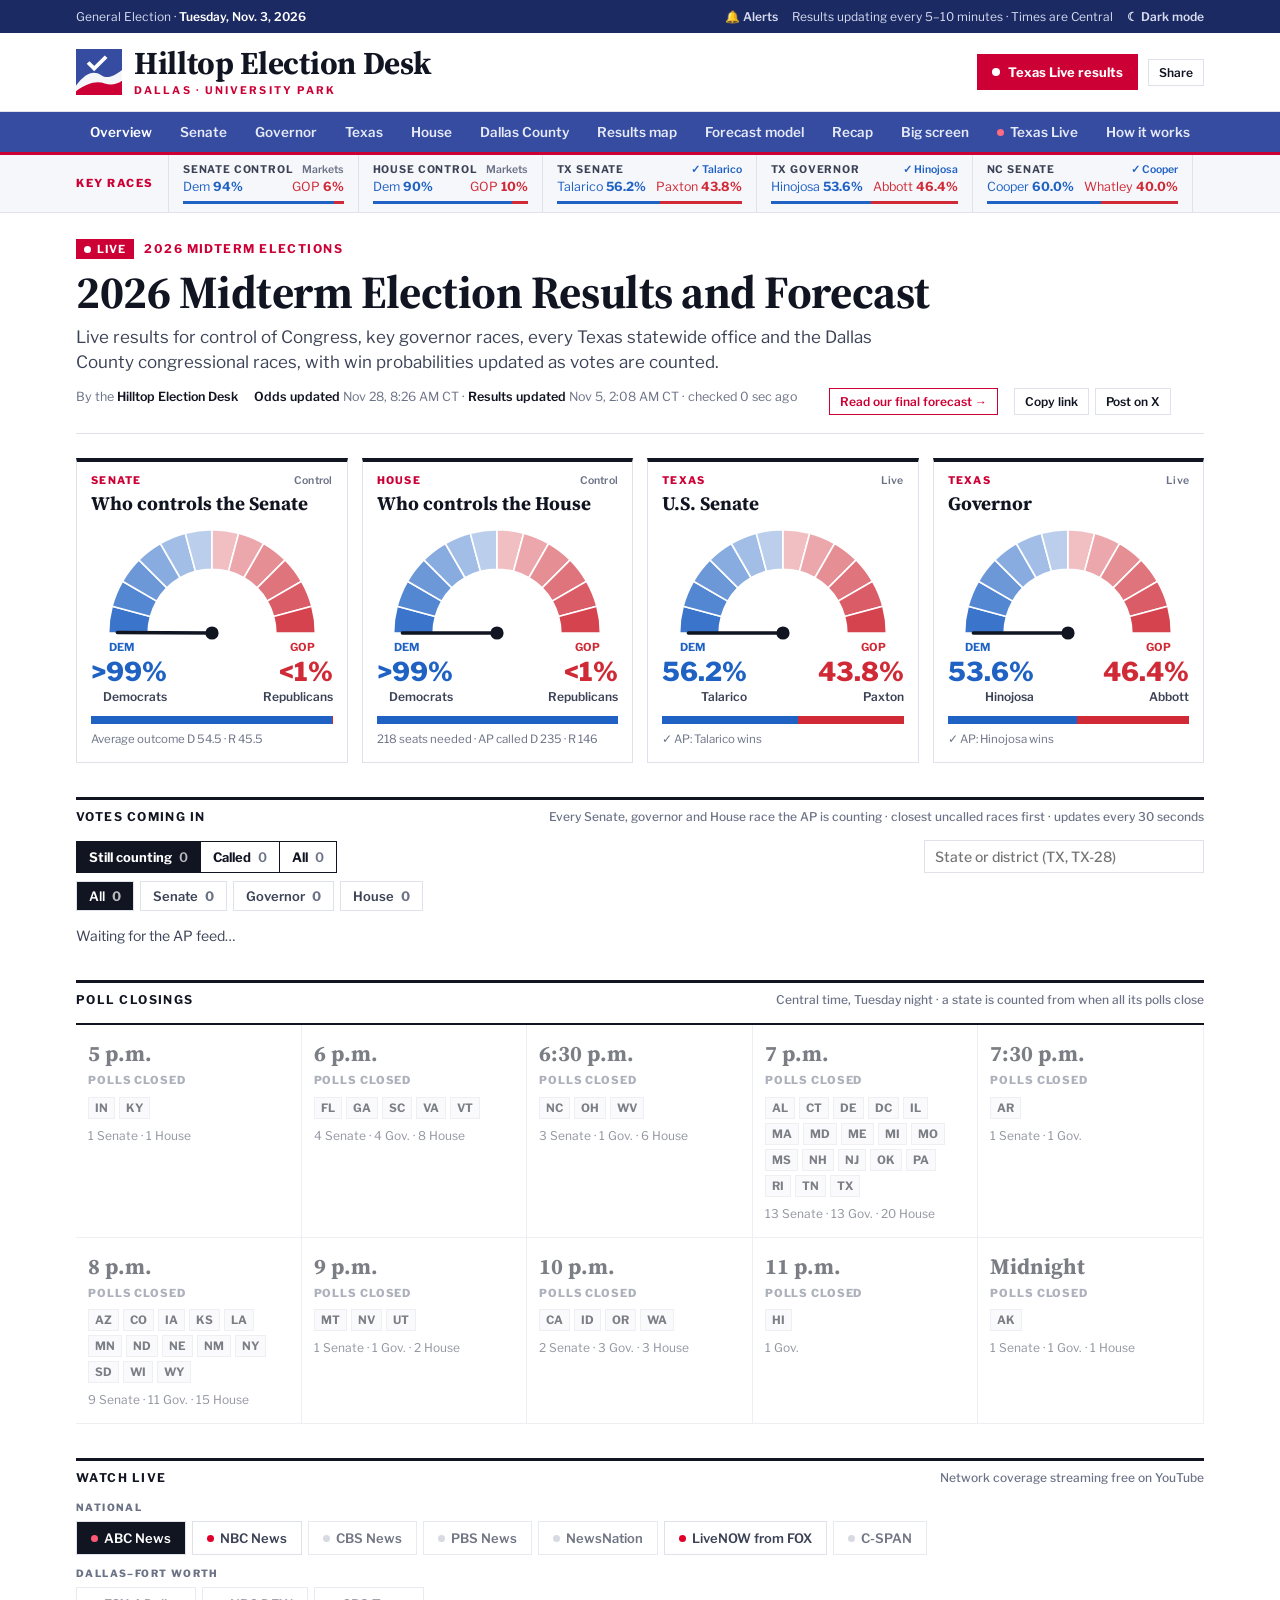
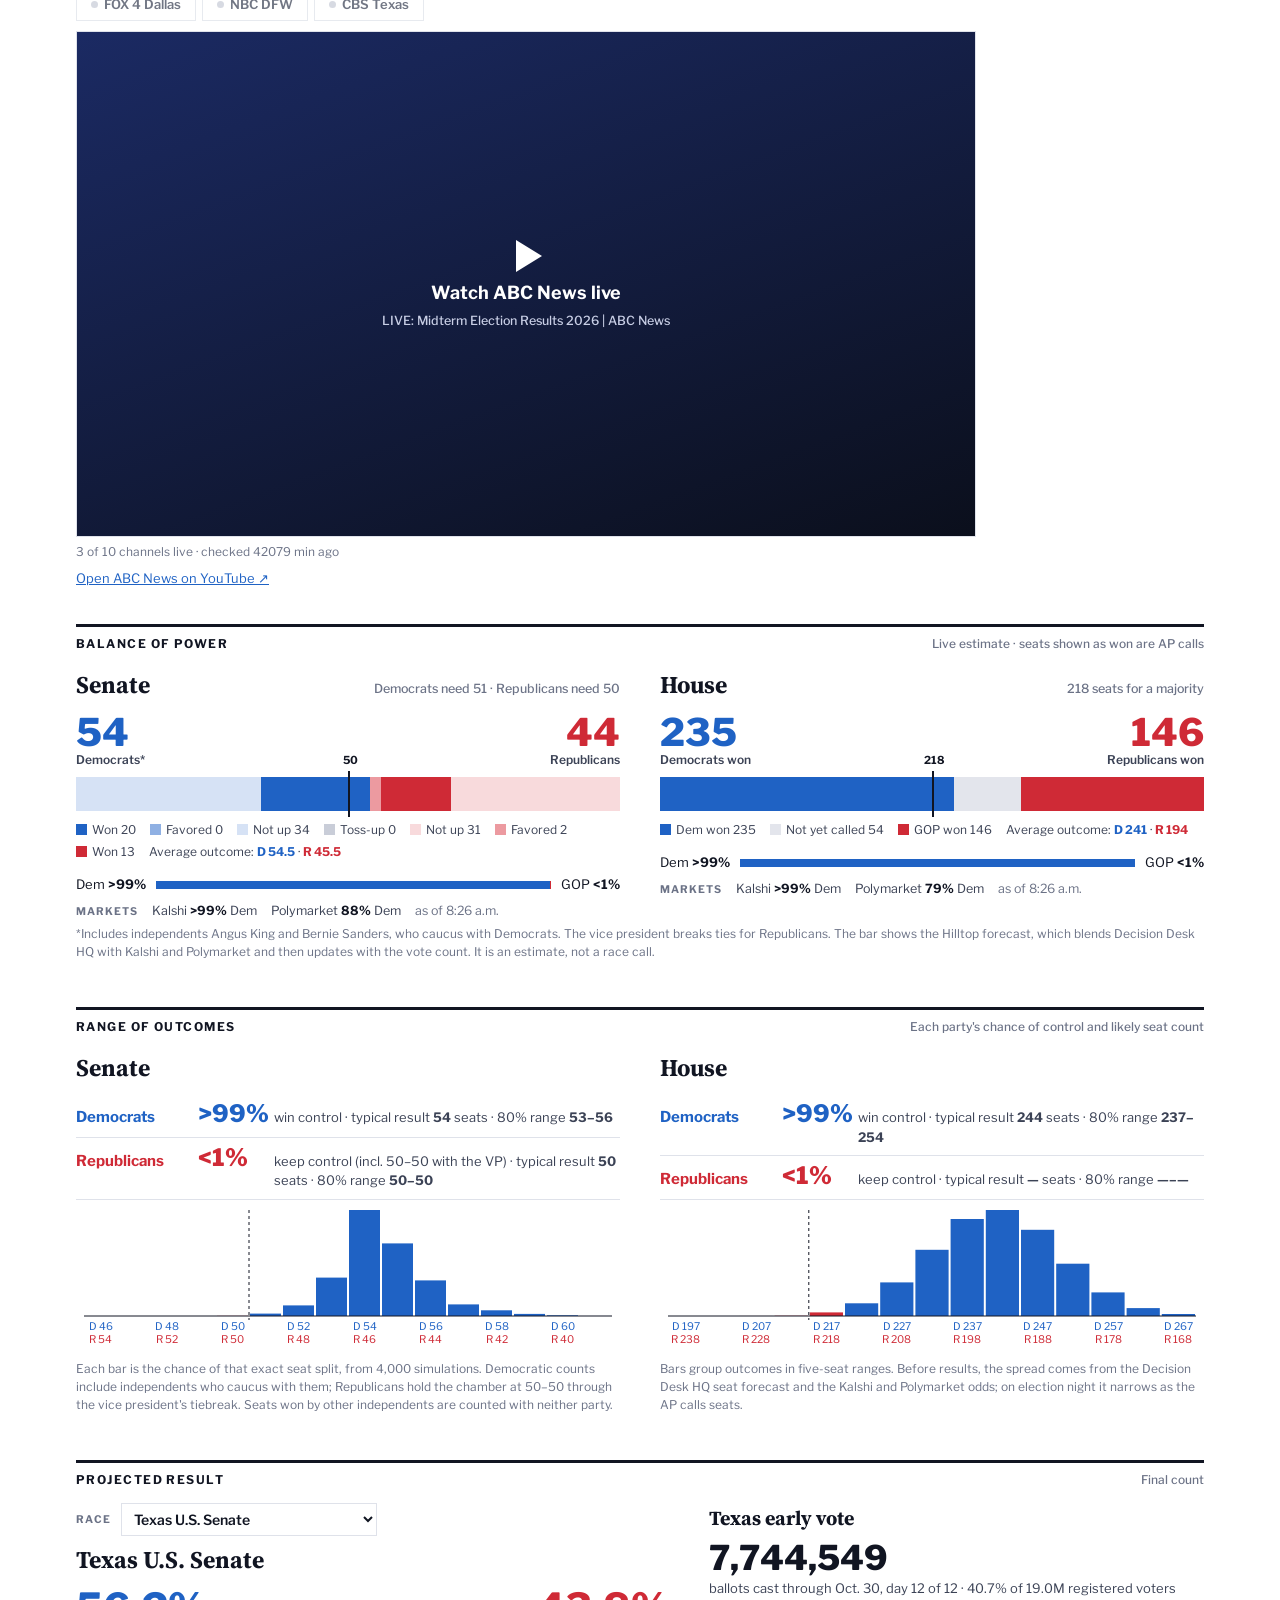
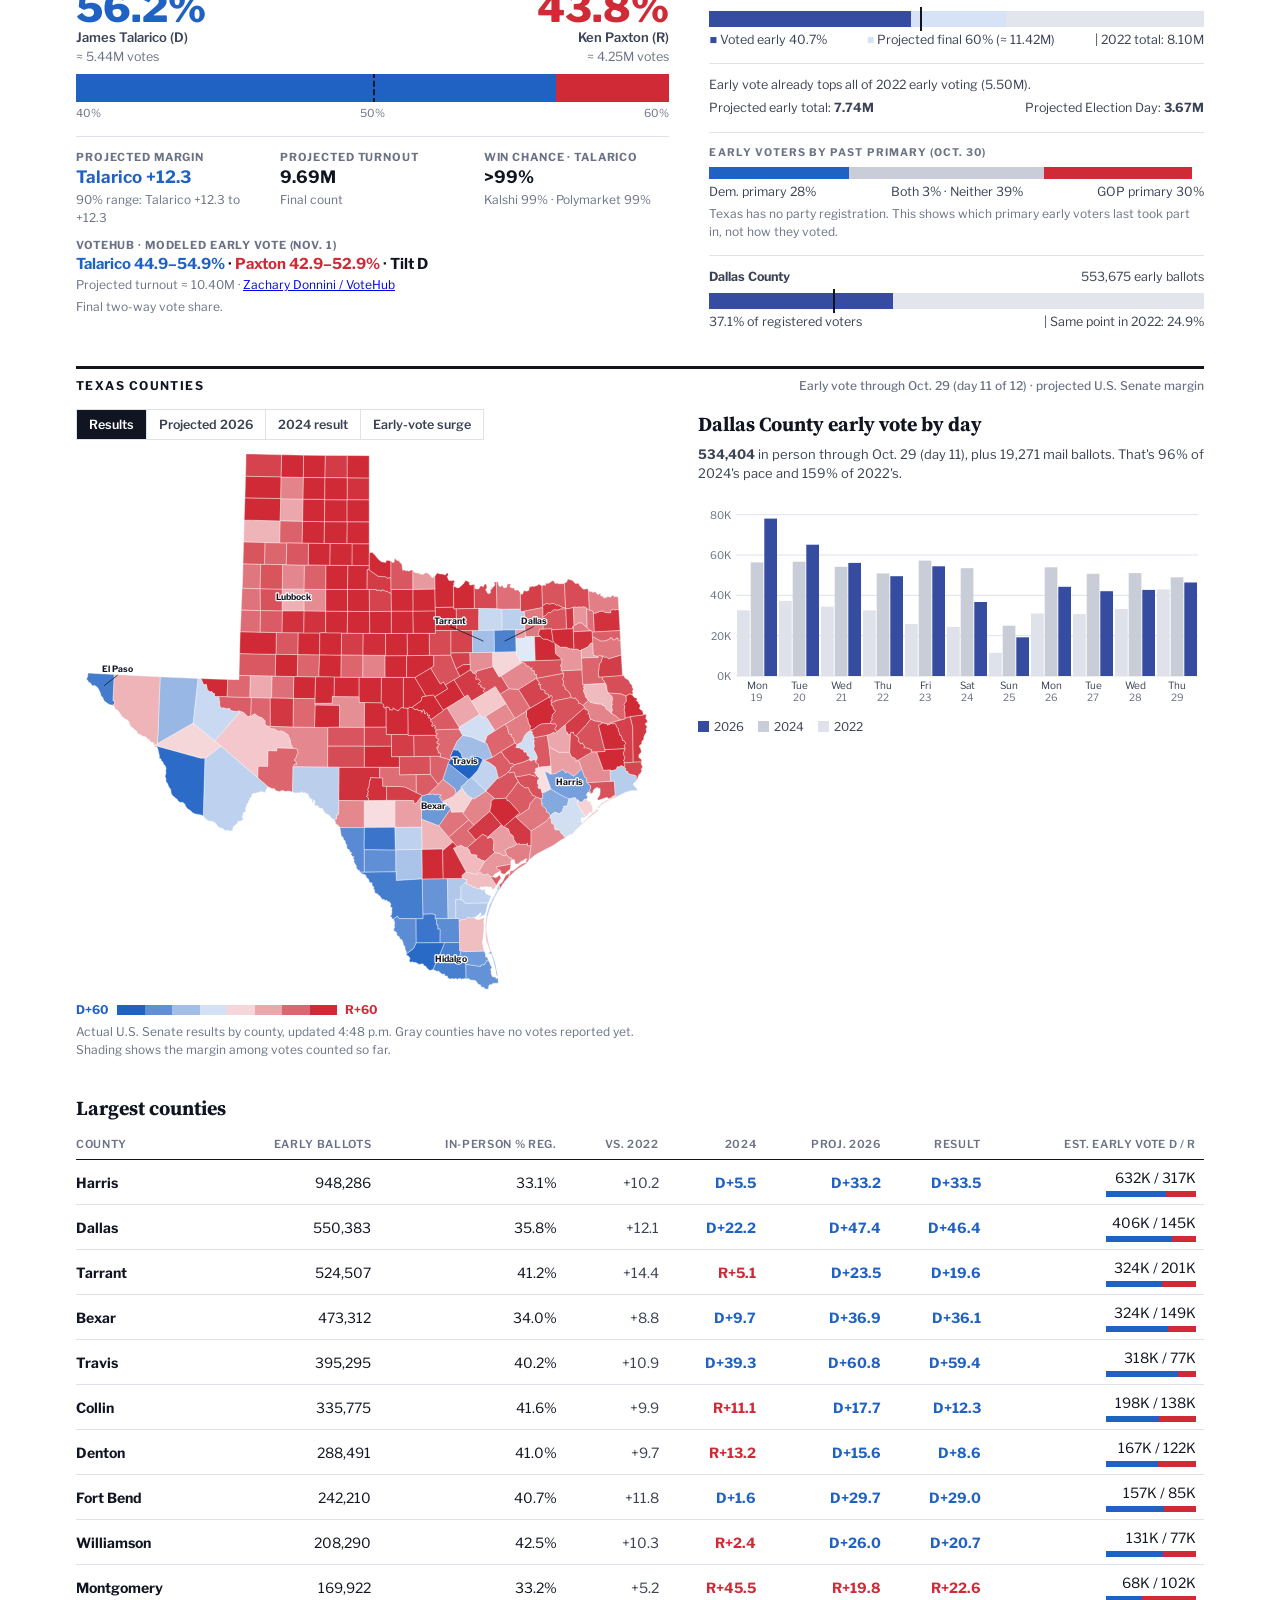
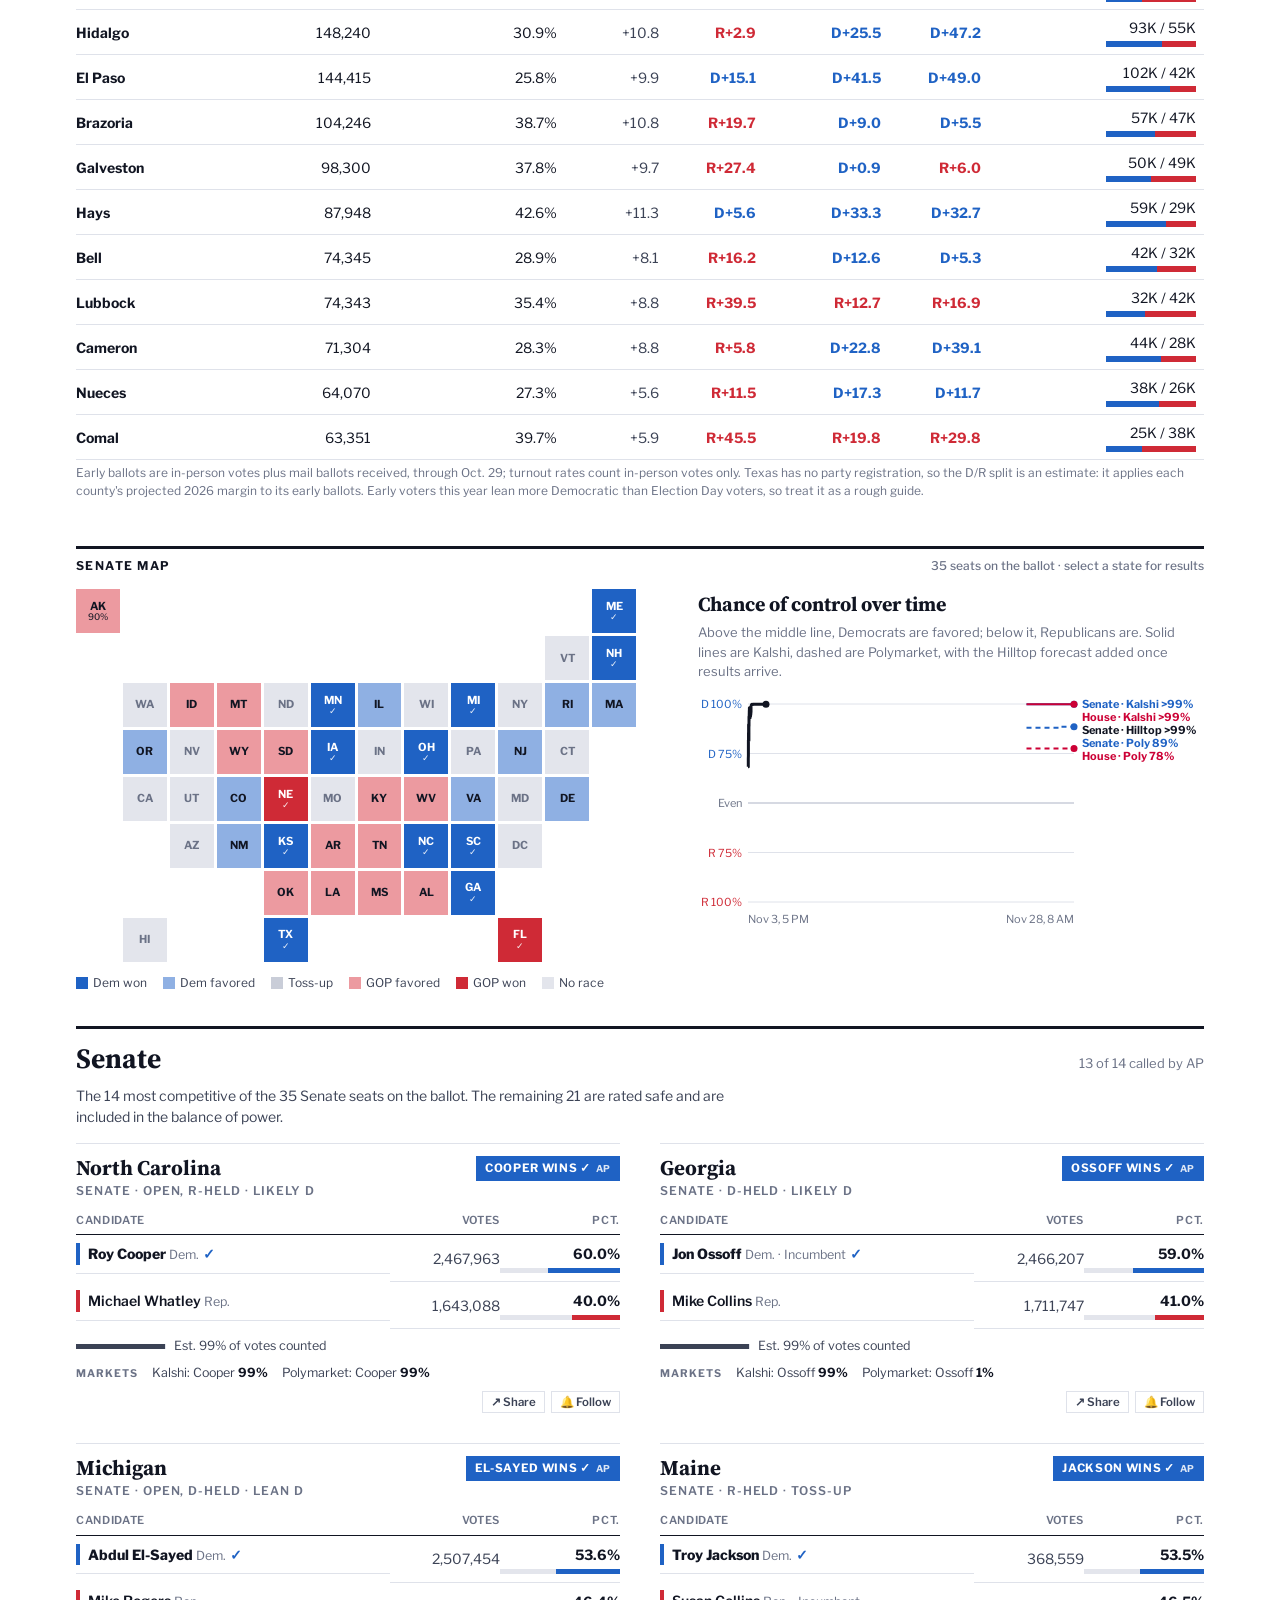
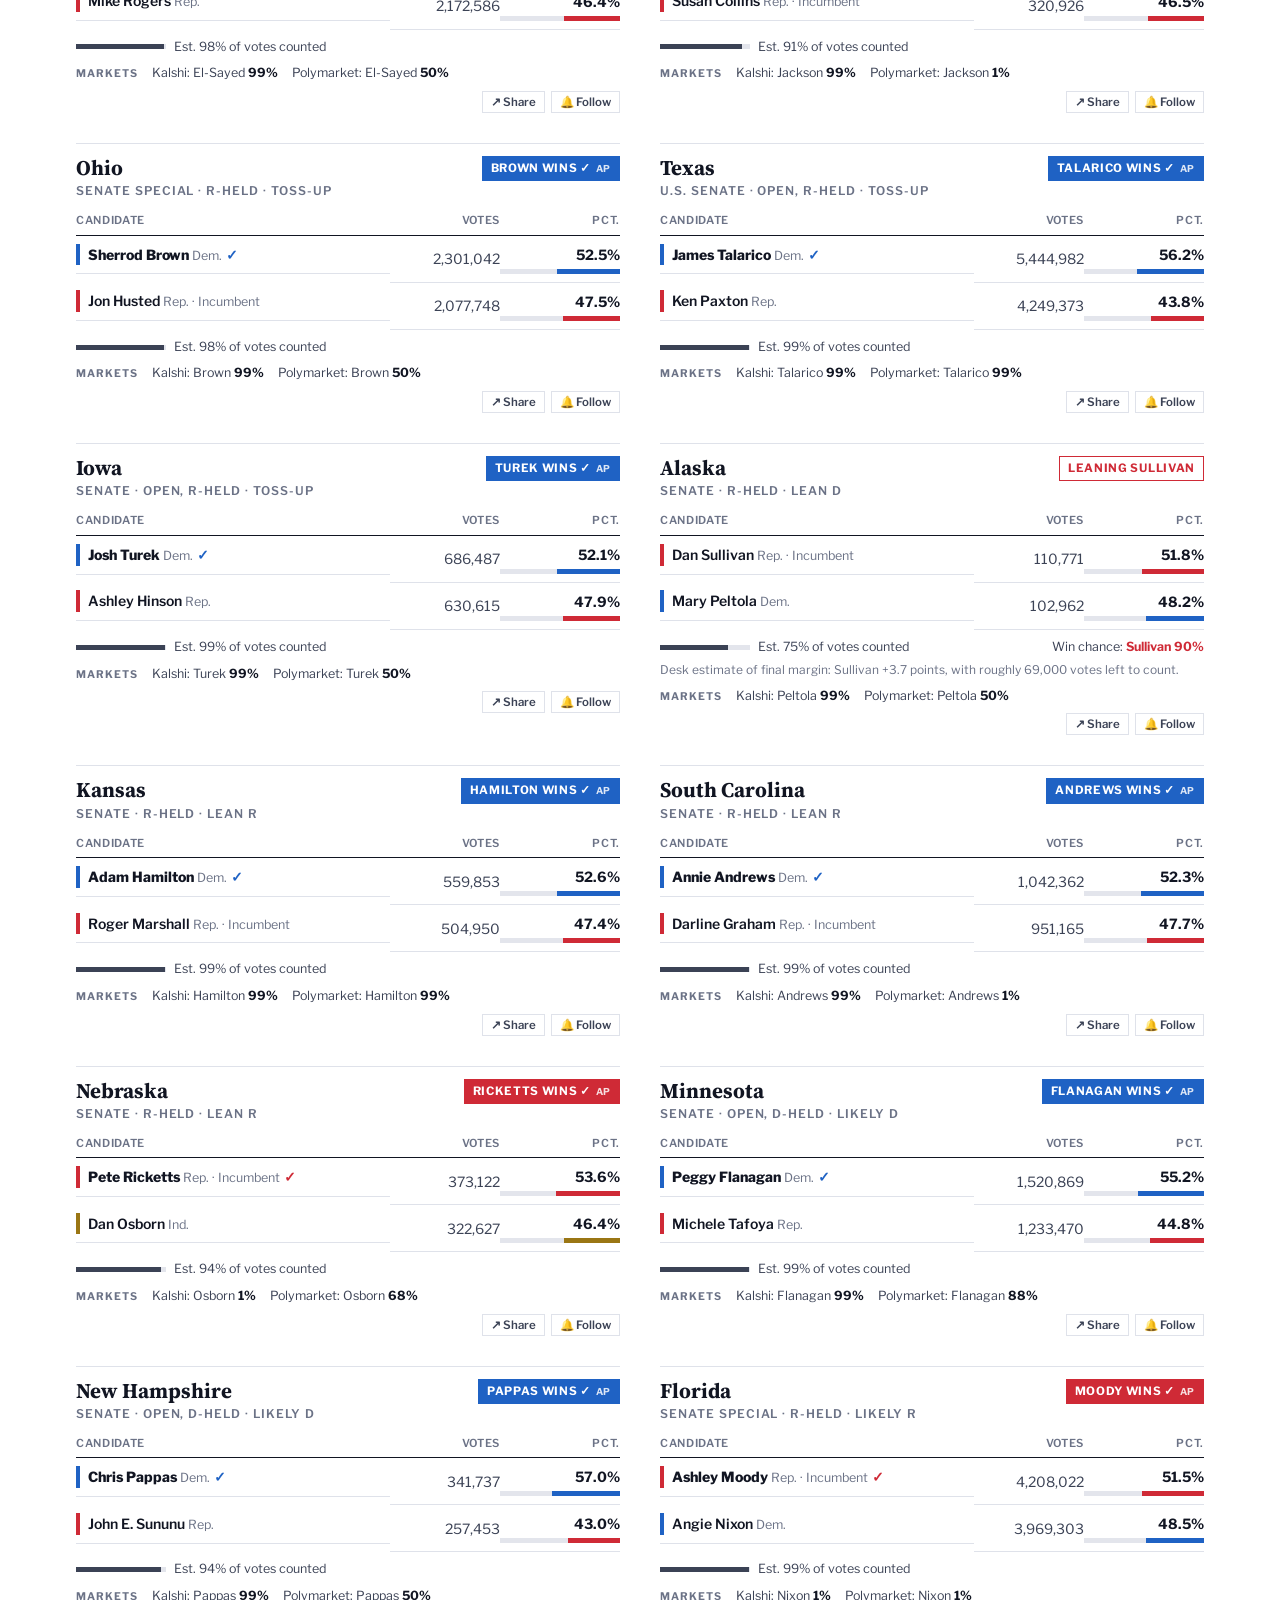
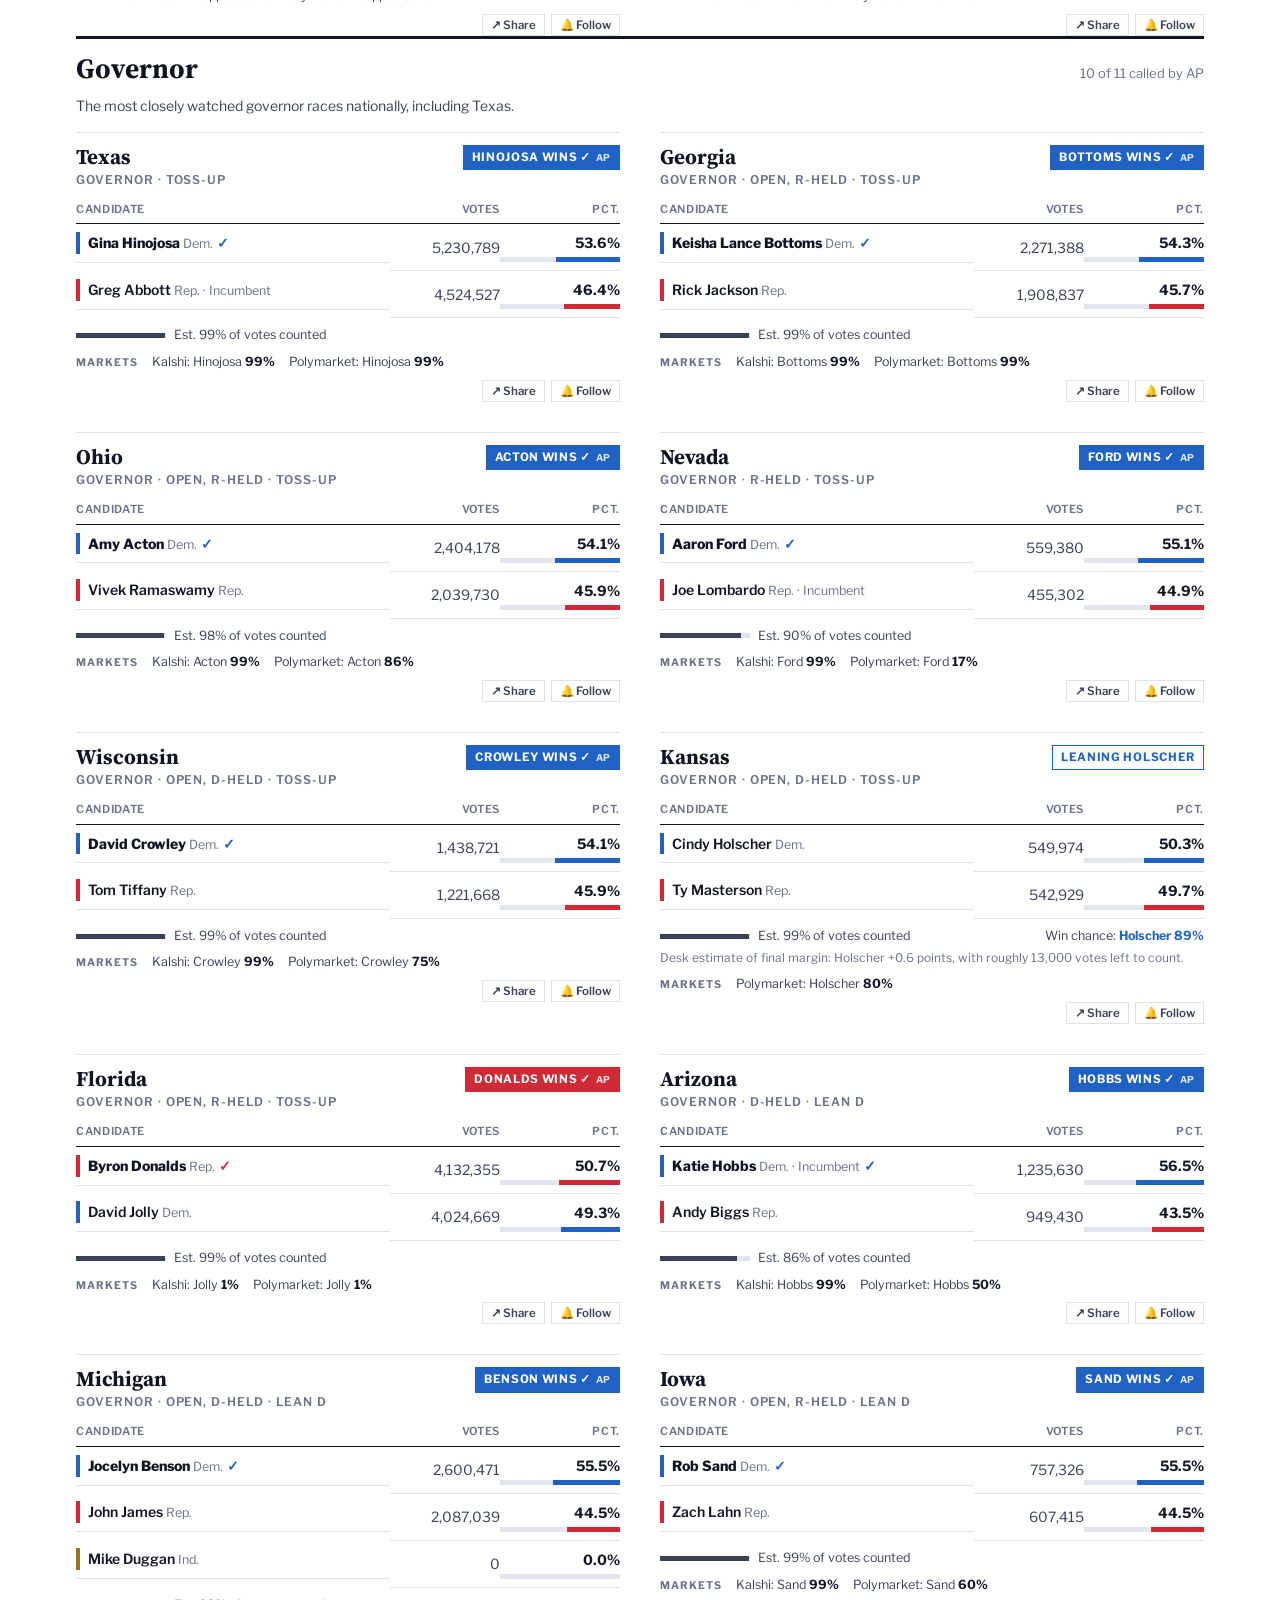
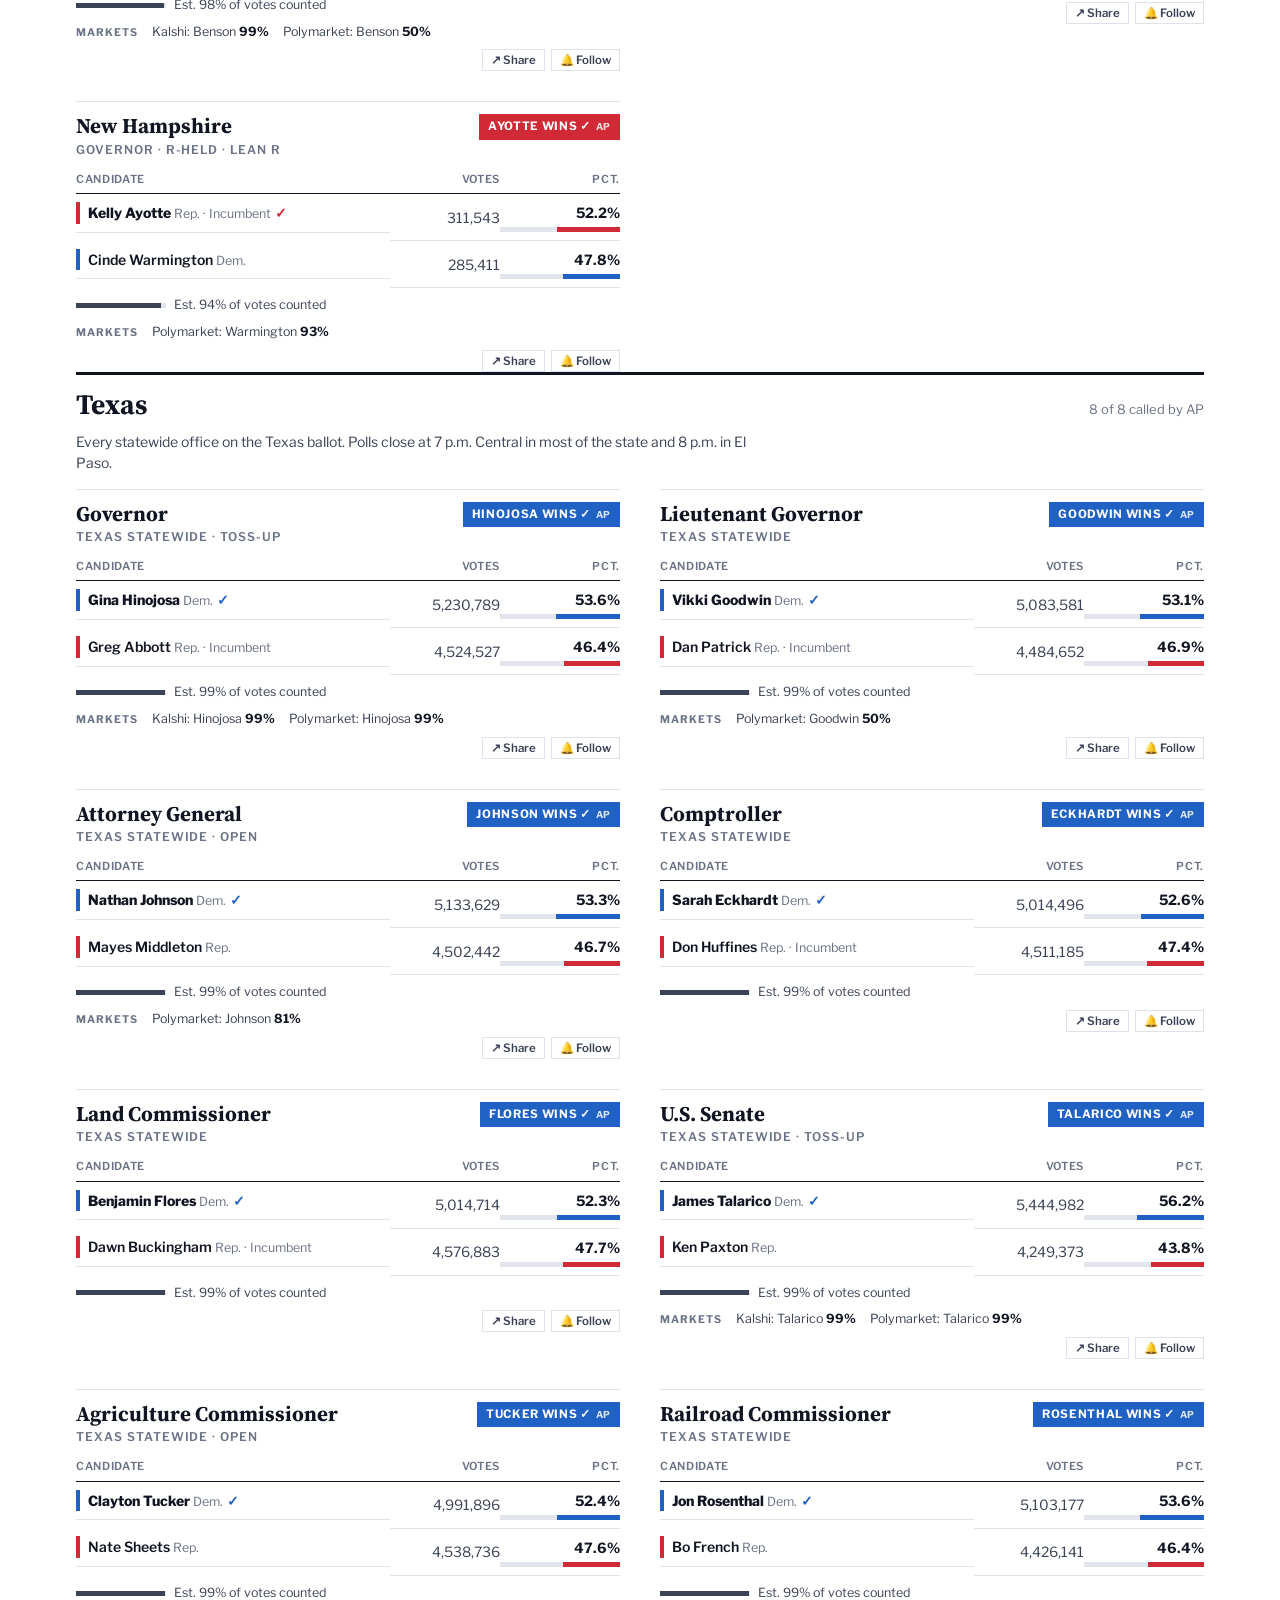
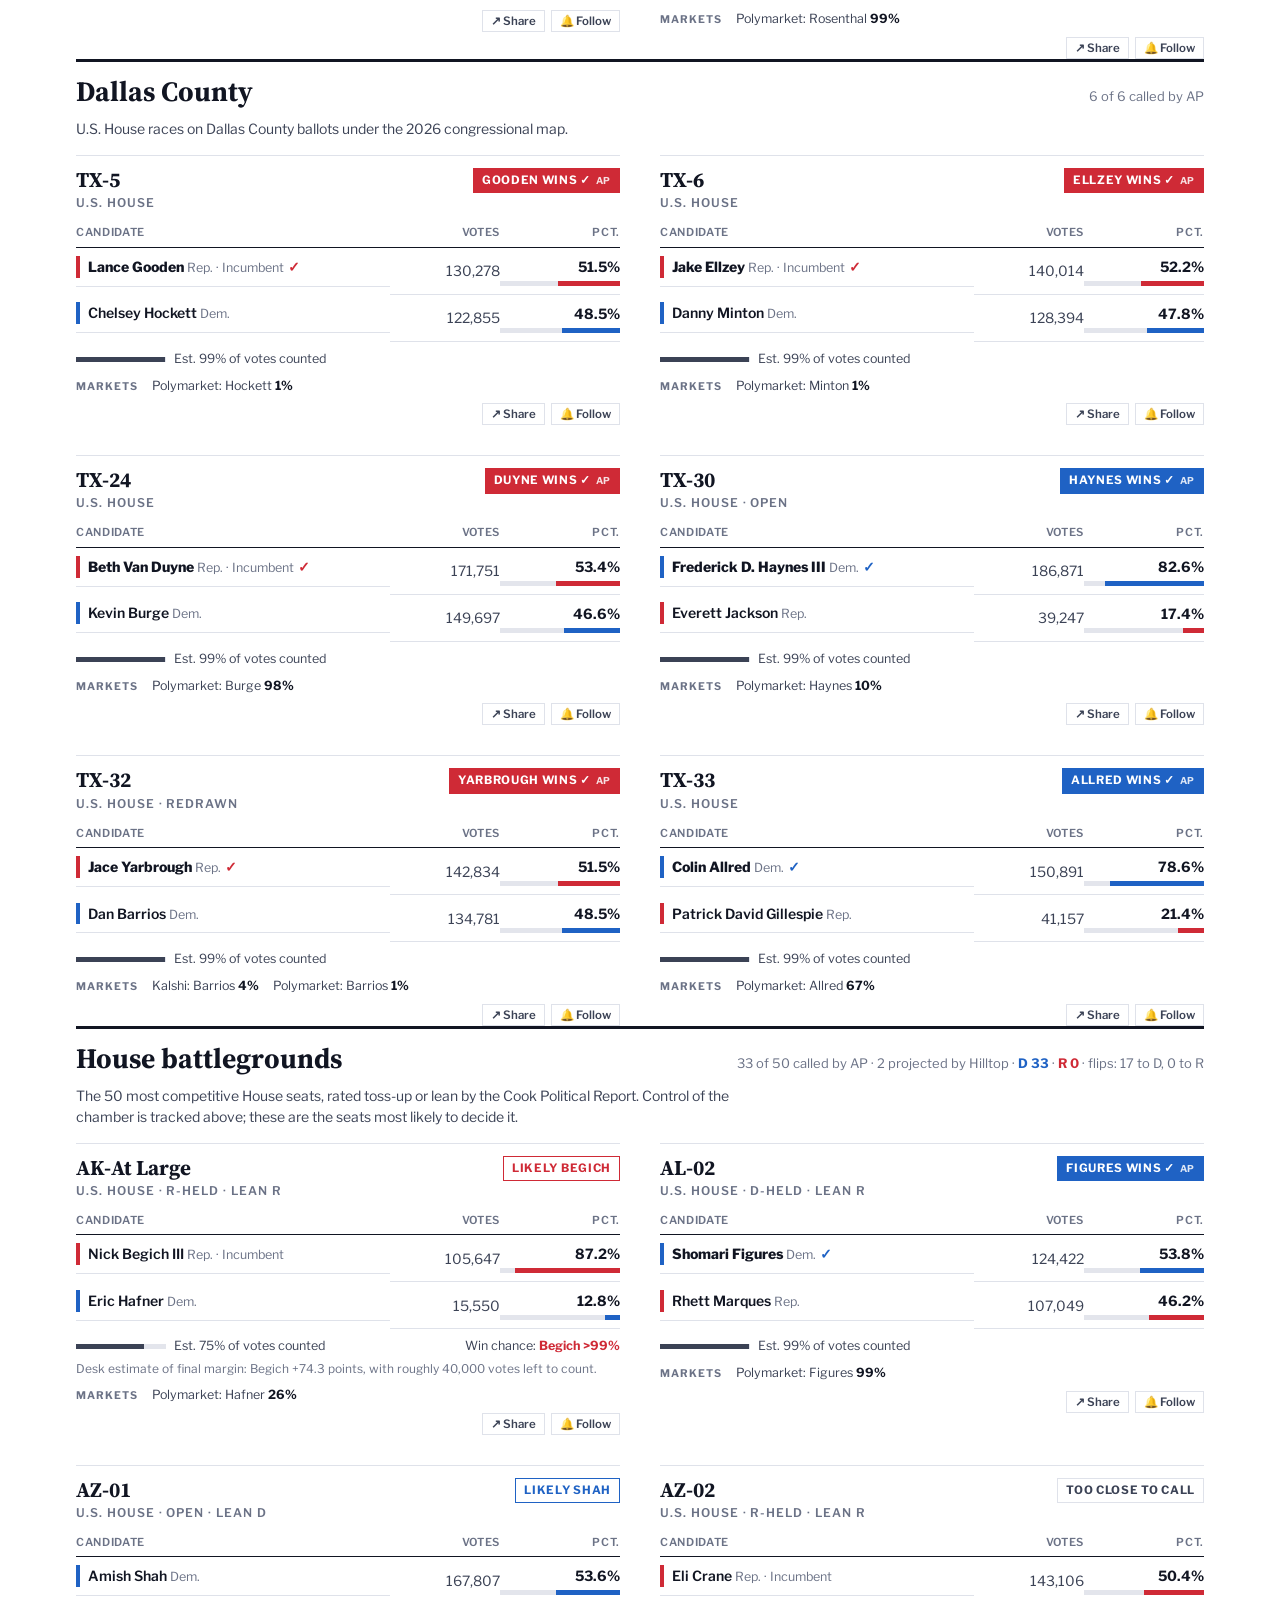
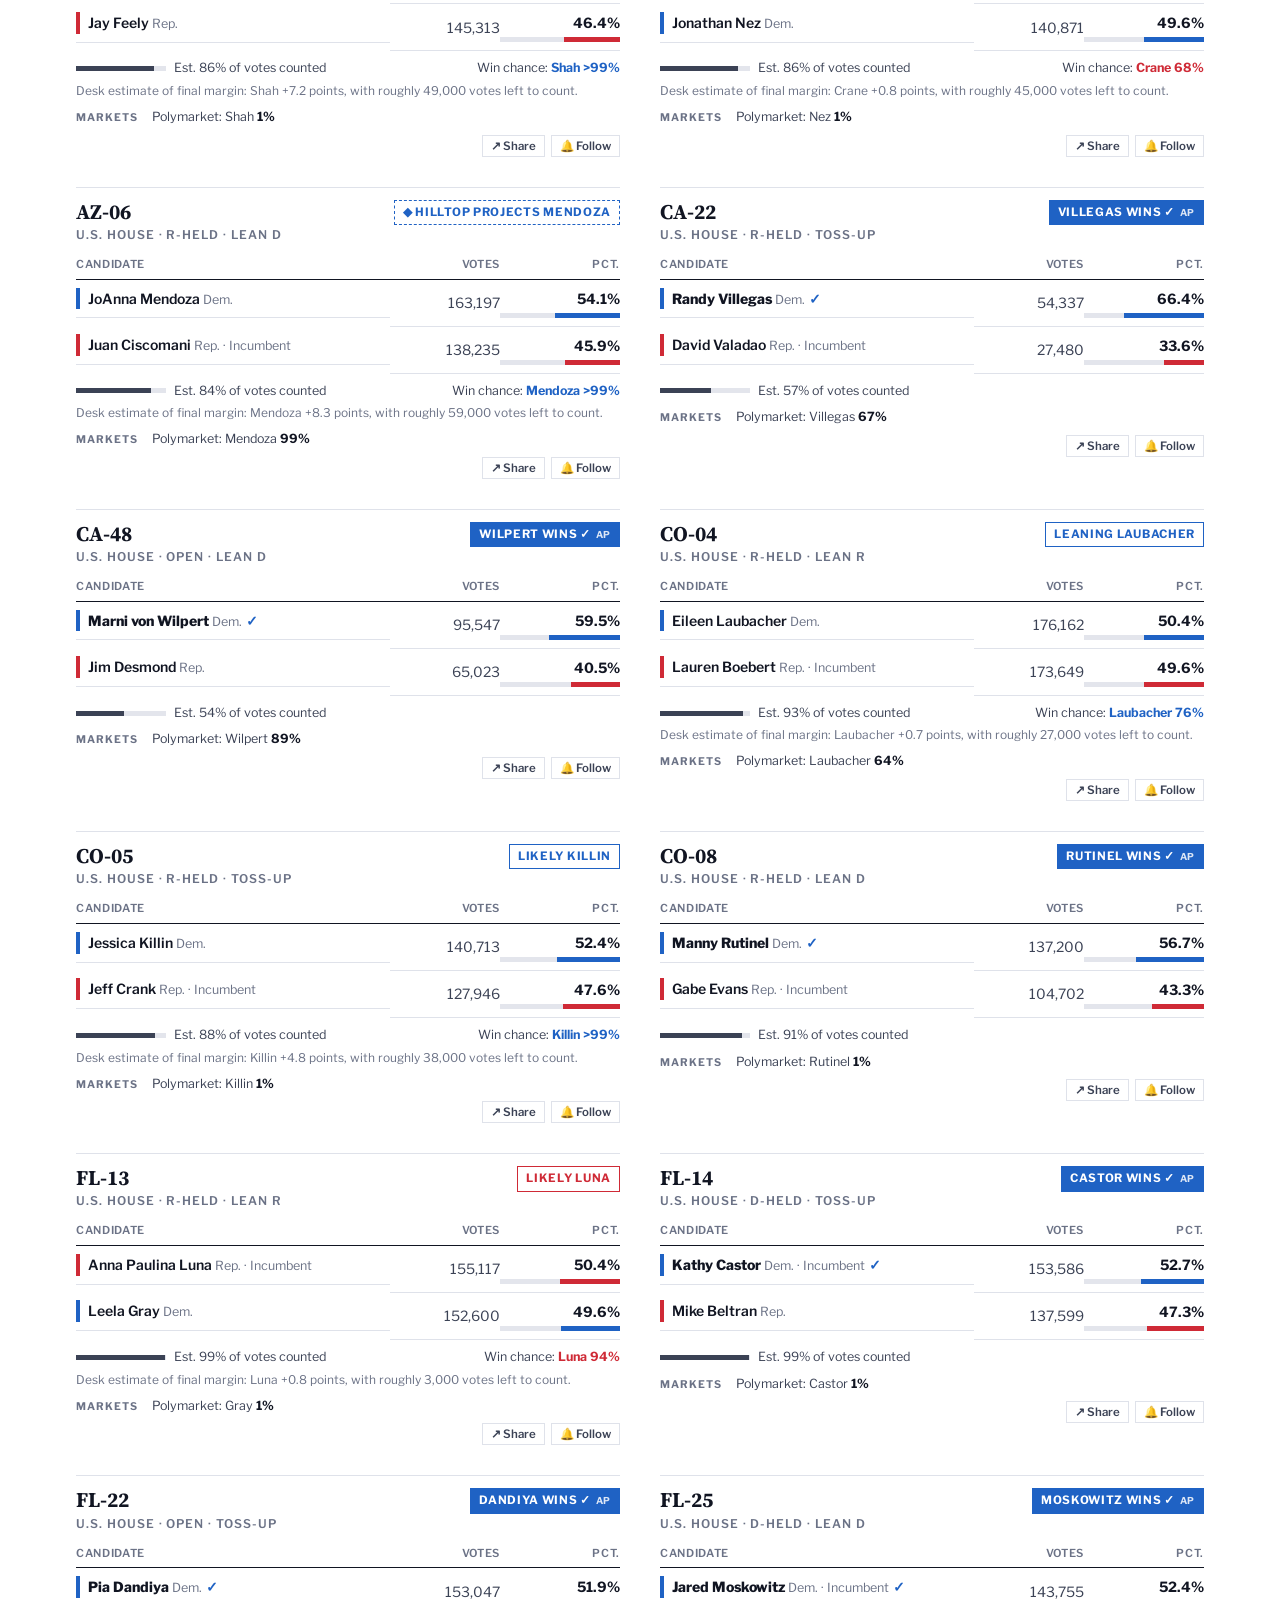
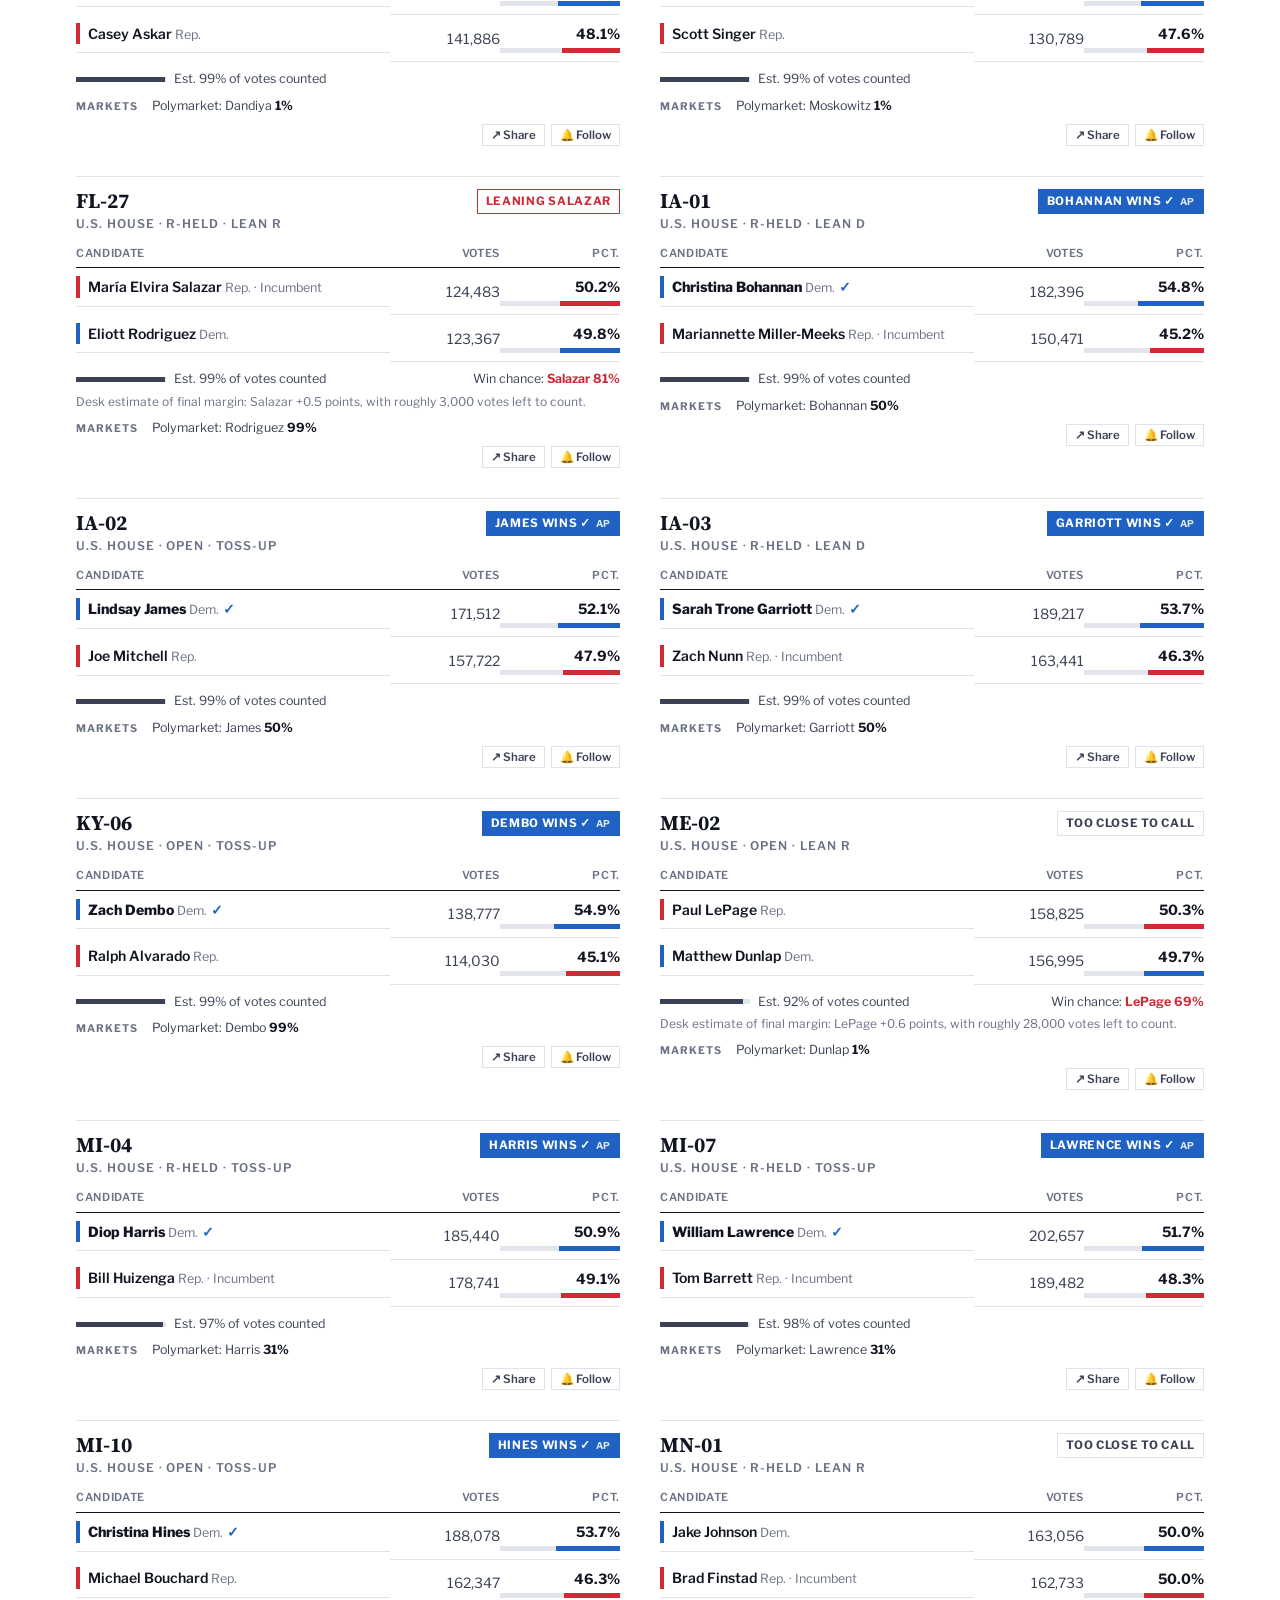
<file: index.html>
<!doctype html>
<html lang="en">
<head>
<meta charset="utf-8">
<meta name="build" content="1793839029">
<meta name="viewport" content="width=device-width,initial-scale=1,viewport-fit=cover">
<title>Hilltop Election Desk · 2026 Midterm Results</title>
<meta name="description" content="Live 2026 midterm results, win probabilities and prediction-market odds for Congress, governors, Texas and Dallas County.">
<meta property="og:title" content="Hilltop Election Desk">
<meta property="og:description" content="Live 2026 midterm results, forecasts and prediction-market odds.">
<meta property="og:type" content="website">
<meta property="og:image" content="https://analyticsguy214.github.io/election/og.png">
<meta name="twitter:card" content="summary_large_image">
<meta name="twitter:image" content="https://analyticsguy214.github.io/election/og.png">
<meta name="theme-color" content="#354CA1">
<link rel="icon" href="data:image/svg+xml,%3Csvg xmlns='http://www.w3.org/2000/svg' viewBox='0 0 32 32'%3E%3Crect width='32' height='32' fill='%23354CA1'/%3E%3Crect y='26' width='32' height='6' fill='%23CC0035'/%3E%3Ctext x='16' y='22' font-family='Georgia,serif' font-weight='700' font-size='20' fill='white' text-anchor='middle'%3EH%3C/text%3E%3C/svg%3E">
<link rel="preconnect" href="https://fonts.googleapis.com">
<link rel="preconnect" href="https://fonts.gstatic.com" crossorigin>
<link rel="stylesheet" href="https://fonts.googleapis.com/css2?family=Libre+Franklin:wght@400;500;600;700;800&family=Source+Serif+4:opsz,wght@8..60,600;8..60,700&display=swap">
<link rel="stylesheet" href="assets/styles.css?v=1793839029">
<style>body{margin:0}</style>
</head>
<body>
<div class="util"><div class="wrap"><span>General Election · <b>Tuesday, Nov. 3, 2026</b></span><span class="utilr"><span id="utilRight">Times are Central</span><button id="themeBtn" type="button">☾ Dark mode</button></span></div></div>
<div class="brandbar"><div class="wrap">
  <a class="logo" href="./" aria-label="Hilltop Election Desk home"><svg viewBox="0 0 48 48" aria-hidden="true"><rect width="48" height="48" fill="#354CA1"/><path d="M0 38 C10 25 18 22 26 27 C32 31 38 30 48 22 V48 H0Z" fill="#fff" opacity=".95"/><path d="M0 44 C12 35 22 33 30 36 C37 38 42 37 48 33 V48 H0Z" fill="#CC0035"/><path d="M14 15.5 l5 5 l11-11" fill="none" stroke="#fff" stroke-width="4" stroke-linecap="square"/></svg><span class="wm"><b>Hilltop Election Desk</b><small>Dallas · University Park</small></span></a>
  <div class="brandcta"><a class="cta primary" href="texas.html"><span class="dot"></span>Texas Live results</a><button class="sharebtn" type="button" data-share="native">Share</button></div>
</div></div>
<header class="mast">
  <div class="wrap">
    <nav class="sections" role="tablist" aria-label="Sections">
      <button role="tab" data-g="all" id="tab-all">Overview</button>
      <button role="tab" data-g="senate" id="tab-senate">Senate</button>
      <button role="tab" data-g="governor" id="tab-governor">Governor</button>
      <button role="tab" data-g="texas" id="tab-texas">Texas</button>
      <button role="tab" data-g="house" id="tab-house">House</button>
      <button role="tab" data-g="dfw" id="tab-dfw">Dallas County</button>
      <span class="sep"></span>
      <a href="map.html">Results map</a>
      <a href="forecast.html">Forecast model</a>
      <a href="recap.html">Recap</a>
      <a href="tv.html">Big screen</a>
      <a class="livelink" href="texas.html"><span class="dot"></span>Texas Live</a>
      <a href="#method">How it works</a>
    </nav>
  </div>
</header>
<div class="ticker"><div class="wrap"><span class="tlab">Key races</span><div class="ttrack" id="tickerTrack"></div></div></div>


<main>
  <div class="wrap" style="padding-block:0">
    <div class="hed">
      <div class="kicker"><span class="live off" id="livePill"><i></i><span id="liveText">Pre-election</span></span><span>2026 Midterm Elections</span></div>
      <h1>2026 Midterm Election Results and Forecast</h1>
      <p class="dek">Live results for control of Congress, key governor races, every Texas statewide office and the Dallas County congressional races, with win probabilities updated as votes are counted.</p>
      <div class="byline"><span>By the <b>Hilltop Election Desk</b></span><span id="updated">Loading results…</span><span id="countdown"></span><a class="sharebtn" href="forecast.html#final" style="text-decoration:none;border-color:var(--smu-red);color:var(--smu-red)">Read our final forecast →</a><span class="share"><button class="sharebtn" type="button" data-share="copy">Copy link</button><button class="sharebtn" type="button" data-share="x">Post on X</button></span></div>
    </div>
  </div>
  <div class="wrap">
    <div class="notice" id="notice" hidden></div>
    <section class="rail" id="rail" aria-label="Key races at a glance"></section>

    <section aria-labelledby="vin-h" id="votesin">
      <h2 class="slabel" id="vin-h">Votes coming in <span id="vinNote">Every Senate, governor and House race the AP is counting · closest uncalled races first · updates every 30 seconds</span></h2>
      <div class="vin-bar"><div class="vin-stat" role="group" aria-label="Race status" id="vinStat"></div><input type="search" id="vinQ" class="vin-q" placeholder="State or district (TX, TX-28)" aria-label="Filter by state or district"></div>
      <div class="vin-tabs" role="tablist" aria-label="Office" id="vinTabs"></div>
      <div class="vin-grid" id="vinGrid"></div>
      <button type="button" class="vin-more" id="vinMore" hidden>Show all</button>
    </section>
    <section aria-labelledby="pc-h" id="polls">
      <h2 class="slabel" id="pc-h">Poll closings <span>Central time, Tuesday night · a state is counted from when all its polls close</span></h2>
      <div class="pc-grid" id="pollGrid"></div>
    </section>

    <section aria-labelledby="tv-h" id="watch">
      <h2 class="slabel" id="tv-h">Watch live <span>Network coverage streaming free on YouTube</span></h2>
      <div class="tvwrap">
        <div class="tvtabs" role="tablist" aria-label="Channel" id="tvTabs"></div>
        <div class="tvbox" id="tv"></div>
        <div class="tvstatus" id="tvStatus" aria-live="polite"></div>
        <a class="tvopen" id="tvOpen" href="https://www.youtube.com/" target="_blank" rel="noopener">Open on YouTube ↗</a>
      </div>
    </section>

    <section aria-labelledby="bop-h">
      <h2 class="slabel" id="bop-h">Balance of power <span id="bopNote">Pre-election forecast · results begin Nov. 3</span></h2>
      <div class="bop">
        <div class="chamber">
          <h2>Senate <span>Democrats need 51 · Republicans need 50</span></h2>
          <div class="tallies"><div class="tally d"><div class="n num" id="senDn">—</div><div class="l">Democrats*</div></div><div class="tally r"><div class="n num" id="senRn">—</div><div class="l">Republicans</div></div></div>
          <div class="seats" id="senSeats" role="img" aria-label="Senate seats"></div>
          <div class="legend" id="senLegend"></div>
          <div class="prob"><span class="d-lbl">Dem <b id="senPD">—</b></span><div class="bar"><div id="senBD" style="background:var(--dem);width:50%"></div><div id="senBR" style="background:var(--rep);width:50%"></div></div><span>GOP <b id="senPR">—</b></span></div>
          <div class="mkts" id="senMk"></div>
        </div>
        <div class="chamber">
          <h2>House <span>218 seats for a majority</span></h2>
          <div class="tallies"><div class="tally d"><div class="n num" id="houDn">—</div><div class="l">Democrats won</div></div><div class="tally r"><div class="n num" id="houRn">—</div><div class="l">Republicans won</div></div></div>
          <div class="seats" id="houSeats" role="img" aria-label="House seats"></div>
          <div class="legend" id="houLegend"></div>
          <div class="prob"><span>Dem <b id="houPD">—</b></span><div class="bar"><div id="houBD" style="background:var(--dem);width:50%"></div><div id="houBR" style="background:var(--rep);width:50%"></div></div><span>GOP <b id="houPR">—</b></span></div>
          <div class="mkts" id="houMk"></div>
        </div>
      </div>
      <p class="note">*Includes independents Angus King and Bernie Sanders, who caucus with Democrats. The vice president breaks ties for Republicans. The bar shows the Hilltop forecast, which blends Decision Desk HQ with Kalshi and Polymarket and then updates with the vote count. It is an estimate, not a race call.</p>
    </section>

    <section aria-labelledby="out-h">
      <h2 class="slabel" id="out-h">Range of outcomes <span>Each party's chance of control and likely seat count</span></h2>
      <div class="bop"><div class="chamber outc" id="outSen"></div><div class="chamber outc" id="outHou"></div></div>
    </section>

    <section aria-labelledby="proj-h" id="projection">
      <h2 class="slabel" id="proj-h">Projected result <span id="projBasis">Based on the Hilltop forecast and early-vote turnout</span></h2>
      <div class="projgrid">
        <div class="projcard">
          <div class="projtop"><label for="projSel" class="mlbl">Race</label><select id="projSel"></select></div>
          <h3 id="projTitle">—</h3>
          <div class="projnames" id="projNames"></div>
          <div class="projbar" id="projBar" role="img" aria-label="Projected vote share"></div>
          <div class="projscale"><span>40%</span><span>50%</span><span>60%</span></div>
          <div class="projstats" id="projStats"></div>
          <p class="note" id="projNote"></p>
        </div>
        <div class="evcard" id="evCard"></div>
      </div>
    </section>

    <section aria-labelledby="cty-h" id="counties">
      <h2 class="slabel" id="cty-h">Texas counties <span id="ctyAsOf">Early vote and projected U.S. Senate margin by county</span></h2>
      <div class="ctygrid">
        <div class="ctymap">
          <div class="seg-ctl" role="tablist" aria-label="Map view">
            <button role="tab" data-mode="res" id="mode-res" aria-selected="false" hidden>Results</button>
            <button role="tab" data-mode="proj" id="mode-proj" aria-selected="true">Projected 2026</button>
            <button role="tab" data-mode="y24" id="mode-y24" aria-selected="false">2024 result</button>
            <button role="tab" data-mode="ev" id="mode-ev" aria-selected="false">Early-vote surge</button>
          </div>
          <div class="mapbox"><svg id="txMap" role="img" aria-label="Map of Texas counties"></svg><div class="maptip" id="mapTip" hidden></div></div>
          <div class="ctylegend" id="ctyLegend"></div>
          <p class="note" id="ctyNote"></p>
        </div>
        <div class="ctyside">
          <h3>Dallas County early vote by day</h3>
          <p class="evsub" id="dalSum"></p>
          <div class="svgwrap" id="dalChart"></div>
          <div class="dlegend"><span><i style="background:var(--smu-blue)"></i>2026</span><span><i style="background:var(--neutral-2)"></i>2024</span><span><i style="background:var(--rule)"></i>2022</span></div>
        </div>
      </div>
      <div class="ctytable">
        <h3>Largest counties</h3>
        <div class="tblwrap"><table id="ctyTable"></table></div>
        <p class="note" id="ctyTblNote"></p>
      </div>
    </section>

    <section aria-labelledby="map-h">
      <h2 class="slabel" id="map-h">Senate map <span>35 seats on the ballot · select a state for results</span></h2>
      <div class="mapgrid">
        <div>
          <div class="tilemap" id="tilemap"></div>
          <div class="maplegend">
            <span><i style="background:var(--dem)"></i>Dem won</span><span><i style="background:var(--dem-2)"></i>Dem favored</span>
            <span><i style="background:var(--neutral-2)"></i>Toss-up</span><span><i style="background:var(--rep-2)"></i>GOP favored</span><span><i style="background:var(--rep)"></i>GOP won</span>
            <span><i style="background:var(--neutral)"></i>No race</span>
          </div>
        </div>
        <div class="chart">
          <h3>Chance of control over time</h3>
          <p id="chartNote">Above the middle line, Democrats are favored; below it, Republicans are. Solid lines are Kalshi, dashed are Polymarket, with the Hilltop forecast added once results arrive.</p>
          <div class="svgwrap" id="oddsChart"></div>
        </div>
      </div>
    </section>

    <div id="sections"></div>
  </div>
</main>

<footer class="site" id="method">
  <div class="wrap">
    <div>
      <a class="logo" href="./"><svg viewBox="0 0 48 48" aria-hidden="true"><rect width="48" height="48" fill="#354CA1"/><path d="M0 38 C10 25 18 22 26 27 C32 31 38 30 48 22 V48 H0Z" fill="#fff" opacity=".95"/><path d="M0 44 C12 35 22 33 30 36 C37 38 42 37 48 33 V48 H0Z" fill="#CC0035"/><path d="M14 15.5 l5 5 l11-11" fill="none" stroke="#fff" stroke-width="4" stroke-linecap="square"/></svg><span class="wm"><b>Hilltop Election Desk</b><small>Dallas · University Park</small></span></a>
      <p style="margin-top:14px">Live results, forecasts and prediction-market odds for the 2026 midterms, with a close look at Texas and Dallas County.</p>
    </div>
    <div>
      <h4>About these results</h4>
      <p>Vote counts come from Associated Press tabulations as reported by news outlets, and from the Texas Secretary of State. A solid badge with ✓ AP means the Associated Press has called the race.</p><p>A dashed badge with ◆ is the Hilltop projection: the desk's own model, shown only when the leader has at least a 99% chance of winning, at least 80% of the expected vote is counted, that has held across two straight counts, and Kalshi and Polymarket (where available) give the leader at least 90%. It is not an AP call and can be withdrawn if the count changes.</p>
      <p id="cadence">Polymarket odds update every 30 seconds and Kalshi odds about every five minutes. On election night, results update about every three to five minutes from the first poll closings at 5 p.m. Central. This page checks for new data every 30 seconds, so there is no need to reload.</p>
    </div>
    <div>
      <h4>How the model works</h4>
      <p>Before votes are counted, the Hilltop forecast averages the Decision Desk HQ forecast (or the race rating) with Kalshi and Polymarket prices. As votes come in, the counted margin is blended with that forecast, weighted by how much of the expected vote is in. Control of each chamber is estimated from 4,000 simulated outcomes that share a national swing.</p>
      <h4 style="margin-top:16px">Sections</h4>
      <ul><li><a href="./">National results</a></li><li><a href="texas.html">Texas Live</a></li><li><a href="map.html">Results map</a></li><li><a href="forecast.html">Forecast model</a></li><li><a href="./#watch">Watch live</a></li><li><a href="tv.html">Big-screen mode</a></li><li><a href="recap.html">Forecast recap</a></li><li><a href="./#projection">Projected result</a></li><li><a href="./#counties">Texas counties &amp; early vote</a></li></ul>
    </div>
    <div>
      <h4>Sources</h4>
      <ul id="sources"><li>Loading…</li></ul>
    </div>
    <div class="legal"><span>© 2026 Hilltop Election Desk. An independent project, not affiliated with Southern Methodist University.</span><span>Win chances are estimates, not race calls. Official winners are called by the Associated Press.</span></div>
  </div>
</footer>
<script src="assets/chrome.js?v=1793839029"></script>
<script src="assets/apdirect.js?v=1793839029"></script>
<script src="assets/app.js?v=1793839029"></script>
</body>
</html>
</file>
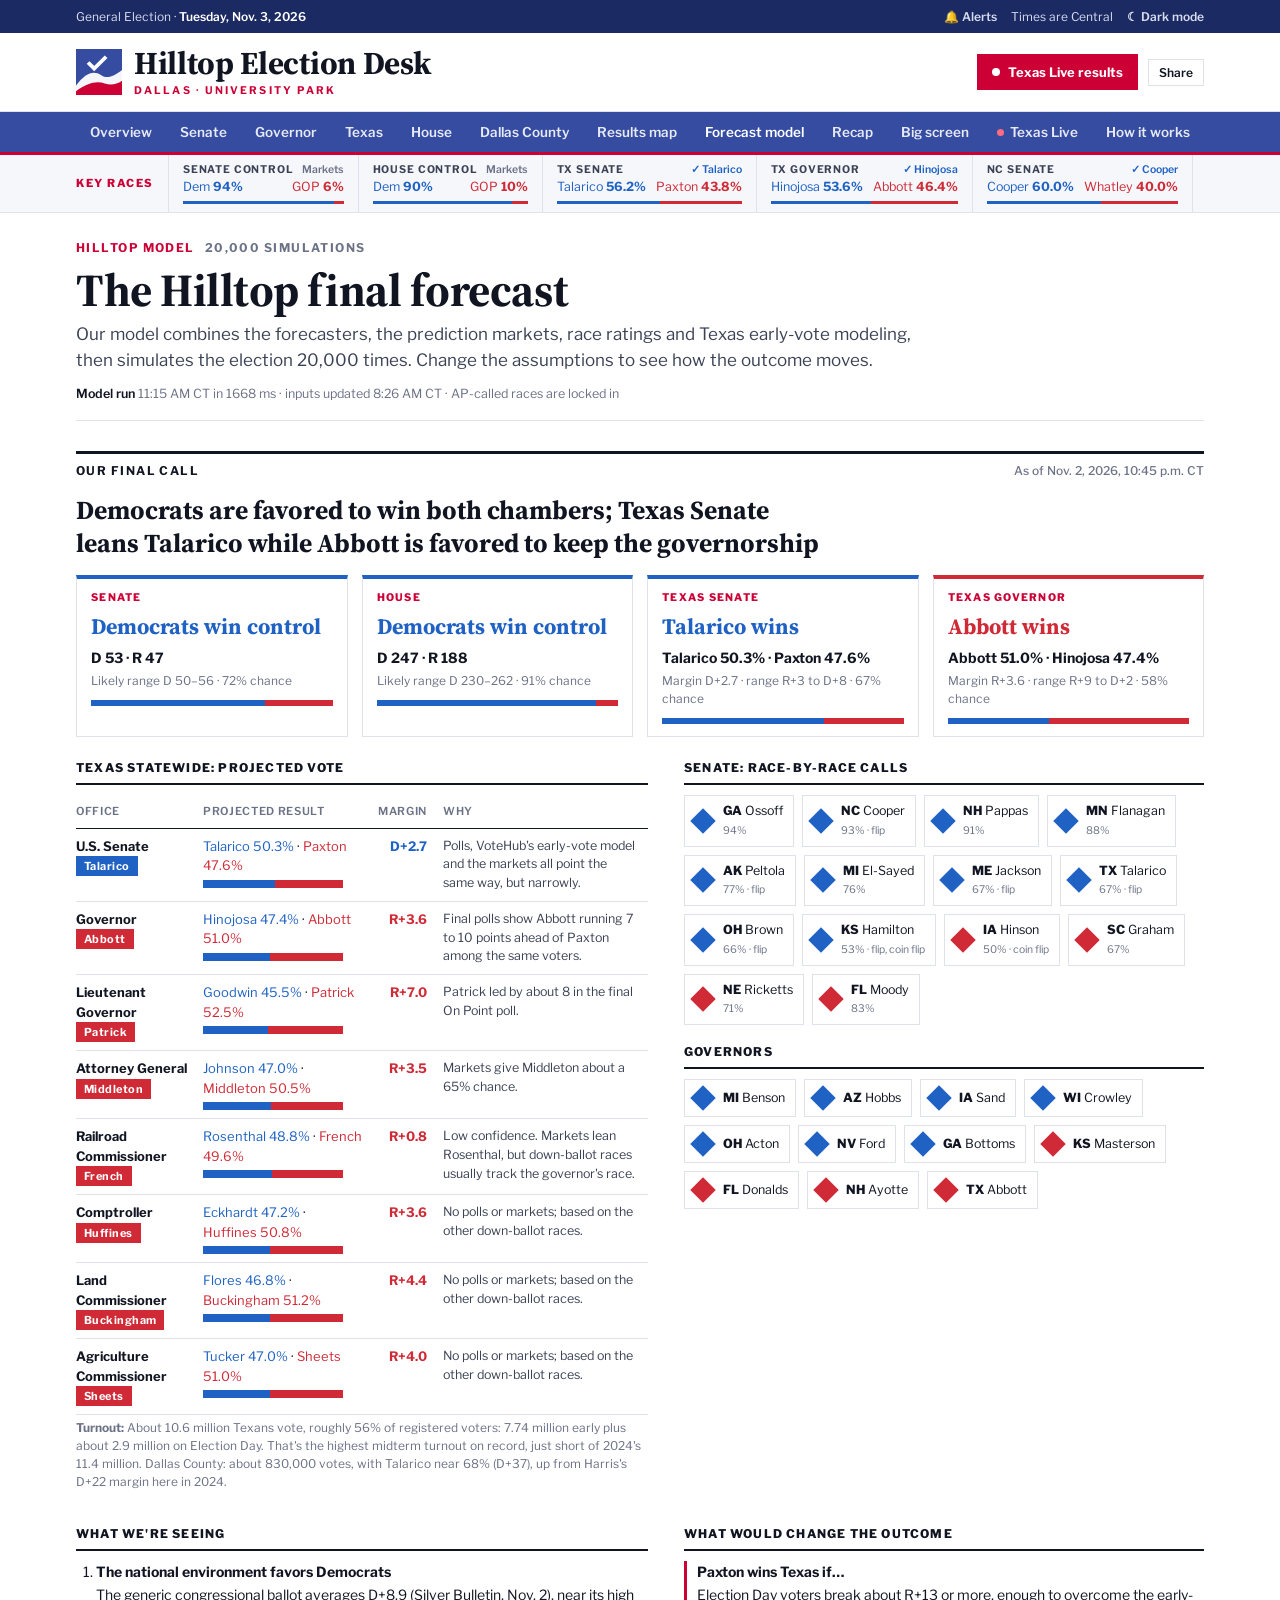
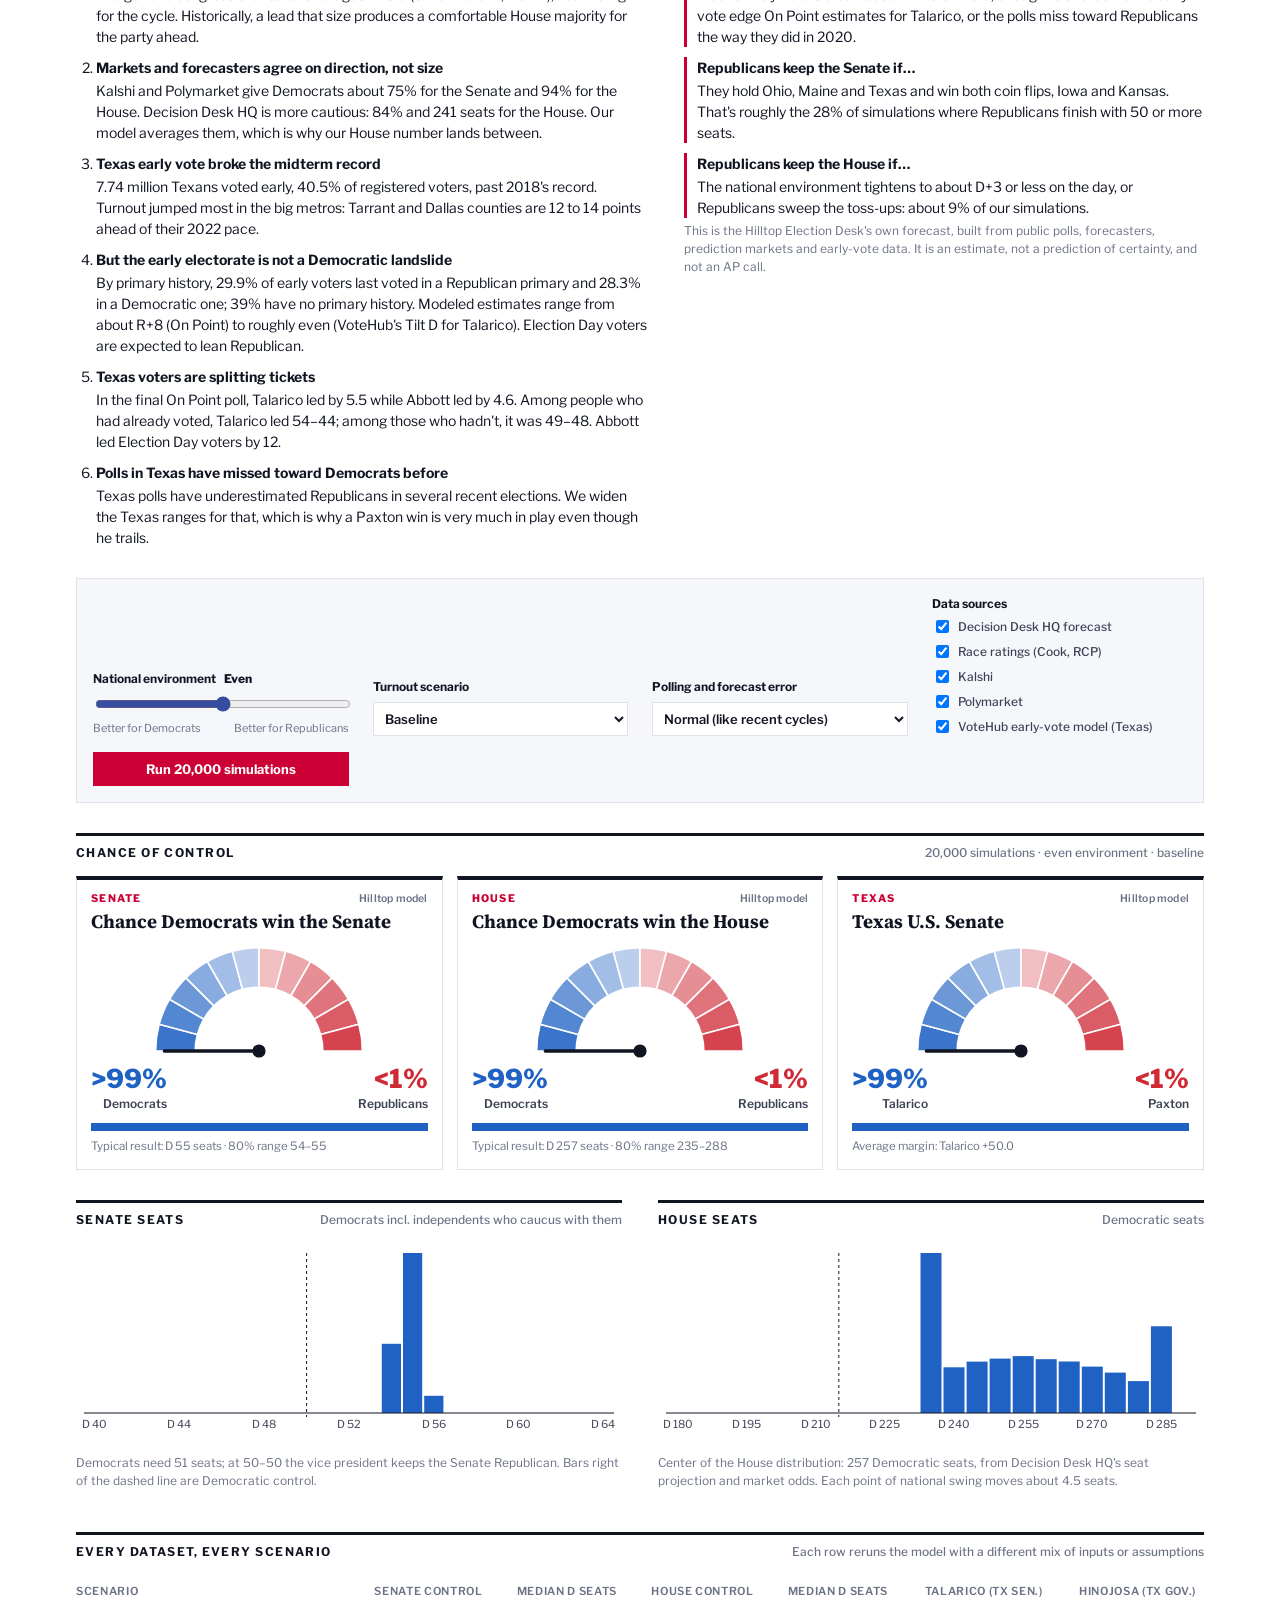
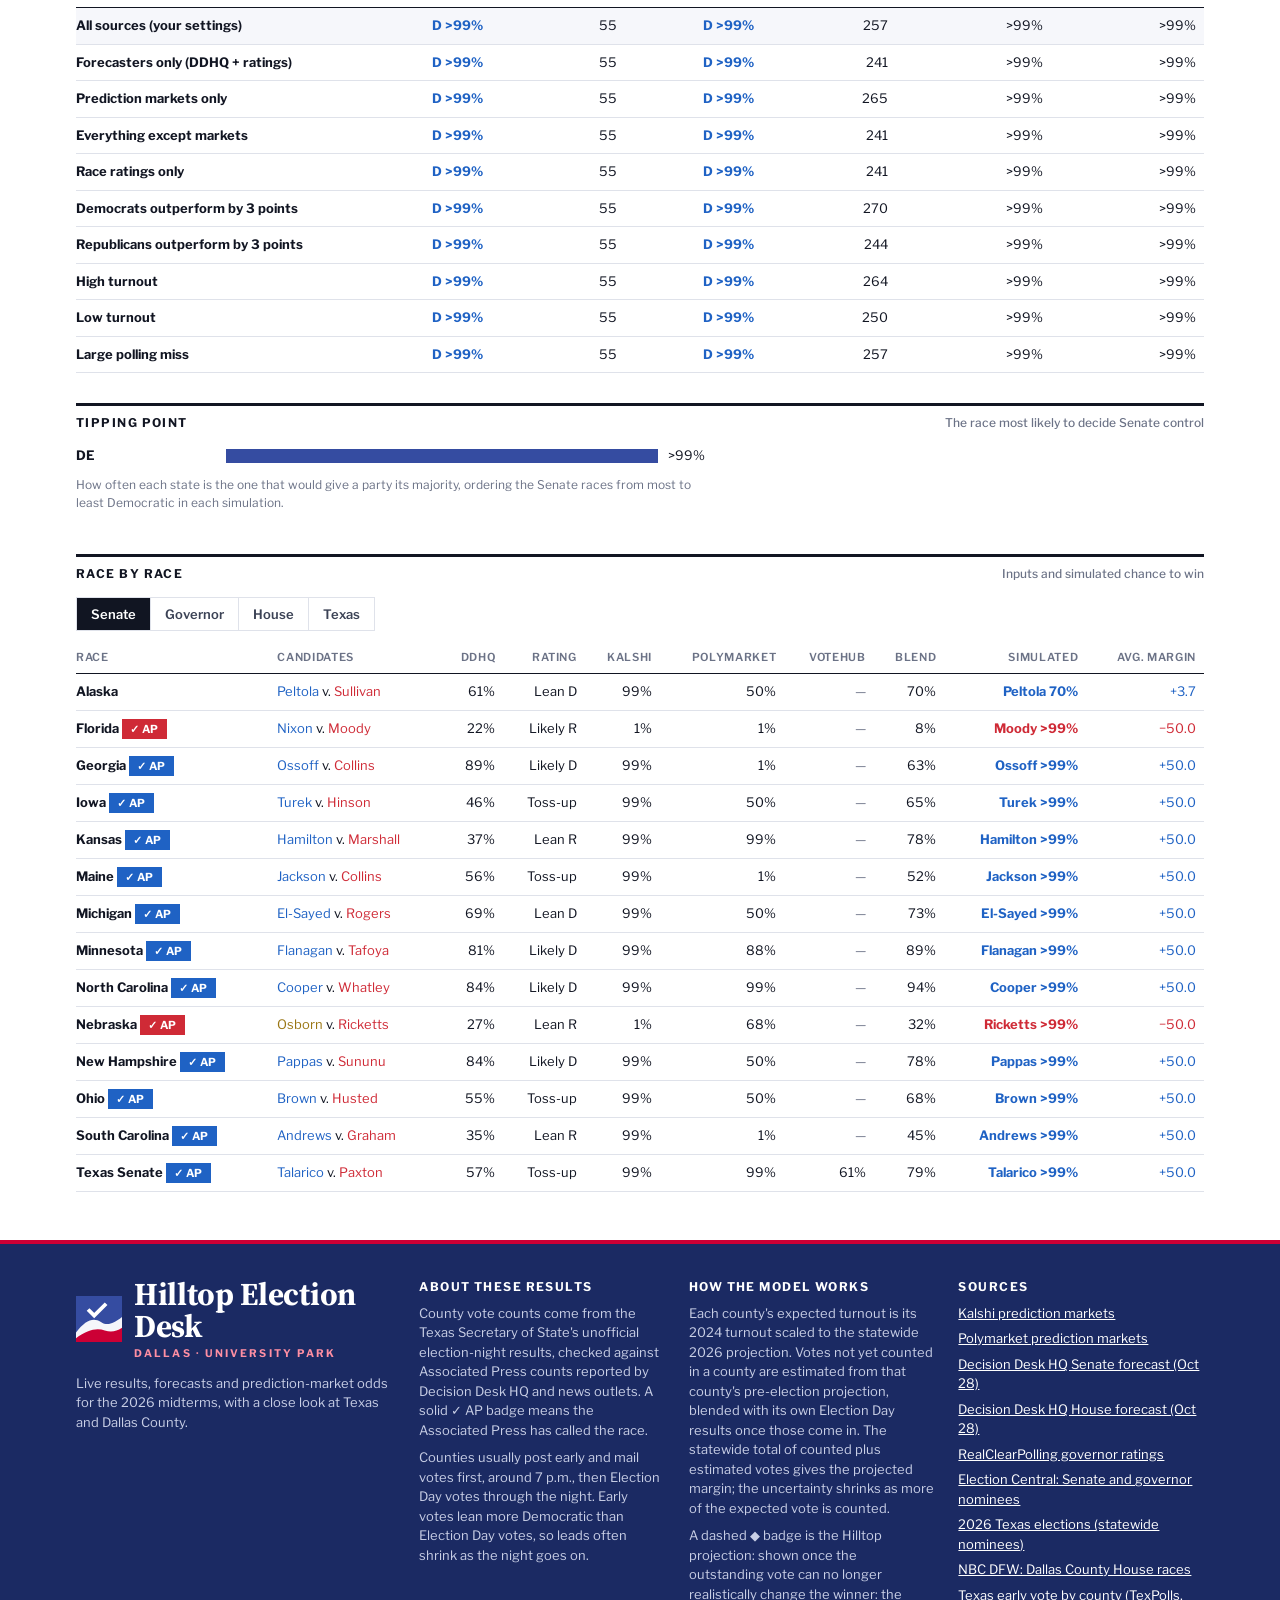
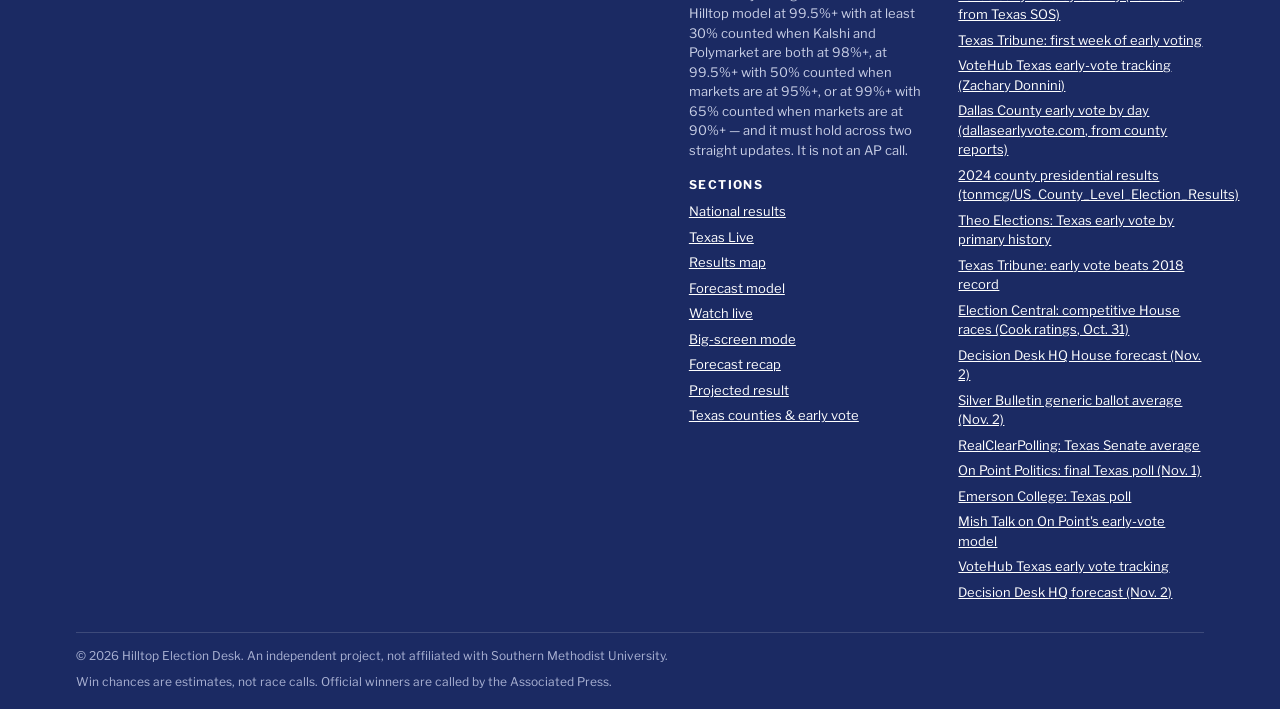
<file: forecast.html>
<!doctype html>
<html lang="en">
<head>
<meta charset="utf-8">
<meta name="build" content="1793839029">
<meta name="viewport" content="width=device-width,initial-scale=1,viewport-fit=cover">
<title>Forecast Model · Hilltop Election Desk</title>
<meta name="description" content="The Hilltop forecast: 20,000 simulations of the 2026 midterms combining forecasters, prediction markets, ratings and early-vote modeling.">
<meta property="og:title" content="Forecast Model · Hilltop Election Desk">
<meta property="og:description" content="Live Texas results county by county, with a live projection.">
<meta property="og:type" content="website">
<meta property="og:image" content="https://analyticsguy214.github.io/election/og.png">
<meta name="twitter:card" content="summary_large_image">
<meta name="twitter:image" content="https://analyticsguy214.github.io/election/og.png">
<meta name="theme-color" content="#354CA1">
<link rel="icon" href="data:image/svg+xml,%3Csvg xmlns='http://www.w3.org/2000/svg' viewBox='0 0 32 32'%3E%3Crect width='32' height='32' fill='%23354CA1'/%3E%3Crect y='26' width='32' height='6' fill='%23CC0035'/%3E%3Ctext x='16' y='22' font-family='Georgia,serif' font-weight='700' font-size='20' fill='white' text-anchor='middle'%3EH%3C/text%3E%3C/svg%3E">
<link rel="preconnect" href="https://fonts.googleapis.com">
<link rel="preconnect" href="https://fonts.gstatic.com" crossorigin>
<link rel="stylesheet" href="https://fonts.googleapis.com/css2?family=Libre+Franklin:wght@400;500;600;700;800&family=Source+Serif+4:opsz,wght@8..60,600;8..60,700&display=swap">
<link rel="stylesheet" href="assets/styles.css?v=1793839029">
<link rel="stylesheet" href="assets/pages.css?v=1793839029">
<style>body{margin:0}</style>
</head>
<body>
<div class="util"><div class="wrap"><span>General Election · <b>Tuesday, Nov. 3, 2026</b></span><span class="utilr"><span id="utilRight">Times are Central</span><button id="themeBtn" type="button">☾ Dark mode</button></span></div></div>
<div class="brandbar"><div class="wrap">
  <a class="logo" href="./" aria-label="Hilltop Election Desk home"><svg viewBox="0 0 48 48" aria-hidden="true"><rect width="48" height="48" fill="#354CA1"/><path d="M0 38 C10 25 18 22 26 27 C32 31 38 30 48 22 V48 H0Z" fill="#fff" opacity=".95"/><path d="M0 44 C12 35 22 33 30 36 C37 38 42 37 48 33 V48 H0Z" fill="#CC0035"/><path d="M14 15.5 l5 5 l11-11" fill="none" stroke="#fff" stroke-width="4" stroke-linecap="square"/></svg><span class="wm"><b>Hilltop Election Desk</b><small>Dallas · University Park</small></span></a>
  <div class="brandcta"><a class="cta primary" href="texas.html"><span class="dot"></span>Texas Live results</a><button class="sharebtn" type="button" data-share="native">Share</button></div>
</div></div>
<header class="mast">
  <div class="wrap">
    <nav class="sections" aria-label="Sections">
      <a href="./#all">Overview</a>
      <a href="./#senate">Senate</a>
      <a href="./#governor">Governor</a>
      <a href="./#texas">Texas</a>
      <a href="./#house">House</a>
      <a href="./#dfw">Dallas County</a>
      <span class="sep"></span>
      <a href="map.html">Results map</a>
      <a href="forecast.html" aria-current="page">Forecast model</a>
      <a href="recap.html">Recap</a>
      <a href="tv.html">Big screen</a>
      <a class="livelink" href="texas.html"><span class="dot"></span>Texas Live</a>
      <a href="./#method">How it works</a>
    </nav>
  </div>
</header>
<div class="ticker"><div class="wrap"><span class="tlab">Key races</span><div class="ttrack" id="tickerTrack"></div></div></div>



<main class="pg">
  <div class="wrap">
    <div class="hed">
      <div class="kicker"><span>Hilltop model</span><span class="muted">20,000 simulations</span></div>
      <h1>The Hilltop final forecast</h1>
      <p class="dek">Our model combines the forecasters, the prediction markets, race ratings and Texas early-vote modeling, then simulates the election 20,000 times. Change the assumptions to see how the outcome moves.</p>
      <div class="byline"><span id="fresh">Loading…</span></div>
    </div>
    <div class="notice" id="notice" hidden></div>
    <section aria-labelledby="final-h" id="final" class="final">
      <h2 class="slabel" id="final-h">Our final call <span id="finalAsOf"></span></h2>
      <p class="final-hed" id="finalHed"></p>
      <div class="fc-cards fin4" id="finalCards"></div>
      <div class="fin-two">
        <div><h3>Texas statewide: projected vote</h3><div class="tblwrap"><table class="rtable" id="finalTx"></table></div><p class="note" id="finalTurn"></p></div>
        <div><h3>Senate: race-by-race calls</h3><div class="callgrid" id="finalSen"></div><h3 style="margin-top:18px">Governors</h3><div class="callgrid" id="finalGov"></div></div>
      </div>
      <div class="fin-two">
        <div><h3>What we're seeing</h3><ol class="factors" id="finalFactors"></ol></div>
        <div><h3>What would change the outcome</h3><ul class="factors flips" id="finalFlip"></ul><p class="note">This is the Hilltop Election Desk's own forecast, built from public polls, forecasters, prediction markets and early-vote data. It is an estimate, not a prediction of certainty, and not an AP call.</p></div>
      </div>
    </section>

    <section class="fc-controls" aria-label="Model settings">
      <div class="ctl-g"><label for="env">National environment <output id="envOut">Even</output></label><input type="range" id="env" min="-8" max="8" step="0.5" value="0"><div class="ctl-s"><span>Better for Democrats</span><span>Better for Republicans</span></div></div>
      <div class="ctl-g"><label for="turn">Turnout scenario</label><select id="turn"><option value="base">Baseline</option><option value="high">High turnout (new and young voters surge)</option><option value="low">Low turnout (only regular voters)</option></select></div>
      <div class="ctl-g"><label for="err">Polling and forecast error</label><select id="err"><option value="1">Normal (like recent cycles)</option><option value="1.5">Large (a 2016- or 2020-style miss)</option><option value="0.7">Small</option></select></div>
      <fieldset class="ctl-g"><legend>Data sources</legend>
        <label><input type="checkbox" id="srcDD" checked> Decision Desk HQ forecast</label>
        <label><input type="checkbox" id="srcRT" checked> Race ratings (Cook, RCP)</label>
        <label><input type="checkbox" id="srcKA" checked> Kalshi</label>
        <label><input type="checkbox" id="srcPM" checked> Polymarket</label>
        <label><input type="checkbox" id="srcVH" checked> VoteHub early-vote model (Texas)</label>
      </fieldset>
      <button class="cta primary" type="button" id="rerun">Run 20,000 simulations</button>
    </section>
    <section aria-labelledby="fc-top" class="fc-top">
      <h2 class="slabel" id="fc-top">Chance of control <span id="simInfo"></span></h2>
      <div class="fc-cards" id="fcCards"></div>
    </section>
    <section class="fc-two">
      <div><h2 class="slabel">Senate seats <span>Democrats incl. independents who caucus with them</span></h2><div class="svgwrap" id="senHist"></div><p class="note" id="senNote"></p></div>
      <div><h2 class="slabel">House seats <span>Democratic seats</span></h2><div class="svgwrap" id="houHist"></div><p class="note" id="houNote"></p></div>
    </section>
    <section aria-labelledby="sc-h">
      <h2 class="slabel" id="sc-h">Every dataset, every scenario <span>Each row reruns the model with a different mix of inputs or assumptions</span></h2>
      <div class="tblwrap"><table class="rtable" id="scen"></table></div>
    </section>
    <section aria-labelledby="tp-h">
      <h2 class="slabel" id="tp-h">Tipping point <span>The race most likely to decide Senate control</span></h2>
      <div id="tipping" class="tipbars"></div>
    </section>
    <section aria-labelledby="rt-h">
      <h2 class="slabel" id="rt-h">Race by race <span>Inputs and simulated chance to win</span></h2>
      <div class="seg-ctl" role="tablist" id="rtTabs"><button role="tab" data-g="senate" aria-selected="true">Senate</button><button role="tab" data-g="governor" aria-selected="false">Governor</button><button role="tab" data-g="house" aria-selected="false">House</button><button role="tab" data-g="texas" aria-selected="false">Texas</button></div>
      <div class="tblwrap"><table class="rtable" id="fcTable"></table></div>
    </section>
  </div>
</main>
<footer class="site" id="method">
  <div class="wrap">
    <div>
      <a class="logo" href="./"><svg viewBox="0 0 48 48" aria-hidden="true"><rect width="48" height="48" fill="#354CA1"/><path d="M0 38 C10 25 18 22 26 27 C32 31 38 30 48 22 V48 H0Z" fill="#fff" opacity=".95"/><path d="M0 44 C12 35 22 33 30 36 C37 38 42 37 48 33 V48 H0Z" fill="#CC0035"/><path d="M14 15.5 l5 5 l11-11" fill="none" stroke="#fff" stroke-width="4" stroke-linecap="square"/></svg><span class="wm"><b>Hilltop Election Desk</b><small>Dallas · University Park</small></span></a>
      <p style="margin-top:14px">Live results, forecasts and prediction-market odds for the 2026 midterms, with a close look at Texas and Dallas County.</p>
    </div>
    <div>
      <h4>About these results</h4>
      <p>County vote counts come from the Texas Secretary of State's unofficial election-night results, checked against Associated Press counts reported by Decision Desk HQ and news outlets. A solid ✓ AP badge means the Associated Press has called the race.</p>
      <p>Counties usually post early and mail votes first, around 7 p.m., then Election Day votes through the night. Early votes lean more Democratic than Election Day votes, so leads often shrink as the night goes on.</p>
    </div>
    <div>
      <h4>How the model works</h4>
      <p>Each county's expected turnout is its 2024 turnout scaled to the statewide 2026 projection. Votes not yet counted in a county are estimated from that county's pre-election projection, blended with its own Election Day results once those come in. The statewide total of counted plus estimated votes gives the projected margin; the uncertainty shrinks as more of the expected vote is counted.</p>
      <p>A dashed ◆ badge is the Hilltop projection: shown once the outstanding vote can no longer realistically change the winner: the Hilltop model at 99.5%+ with at least 30% counted when Kalshi and Polymarket are both at 98%+, at 99.5%+ with 50% counted when markets are at 95%+, or at 99%+ with 65% counted when markets are at 90%+ — and it must hold across two straight updates. It is not an AP call.</p>
      <h4 style="margin-top:16px">Sections</h4>
      <ul><li><a href="./">National results</a></li><li><a href="texas.html">Texas Live</a></li><li><a href="map.html">Results map</a></li><li><a href="forecast.html">Forecast model</a></li><li><a href="./#watch">Watch live</a></li><li><a href="tv.html">Big-screen mode</a></li><li><a href="recap.html">Forecast recap</a></li><li><a href="./#projection">Projected result</a></li><li><a href="./#counties">Texas counties &amp; early vote</a></li></ul>
    </div>
    <div>
      <h4>Sources</h4>
      <ul id="sources"><li>Loading…</li></ul>
    </div>
    <div class="legal"><span>© 2026 Hilltop Election Desk. An independent project, not affiliated with Southern Methodist University.</span><span>Win chances are estimates, not race calls. Official winners are called by the Associated Press.</span></div>
  </div>
</footer>
<script src="assets/chrome.js?v=1793839029"></script>
<script src="assets/apdirect.js?v=1793839029"></script>
<script src="assets/core.js?v=1793839029"></script>
<script src="assets/forecast.js?v=1793839029"></script>
</body>
</html>
</file>
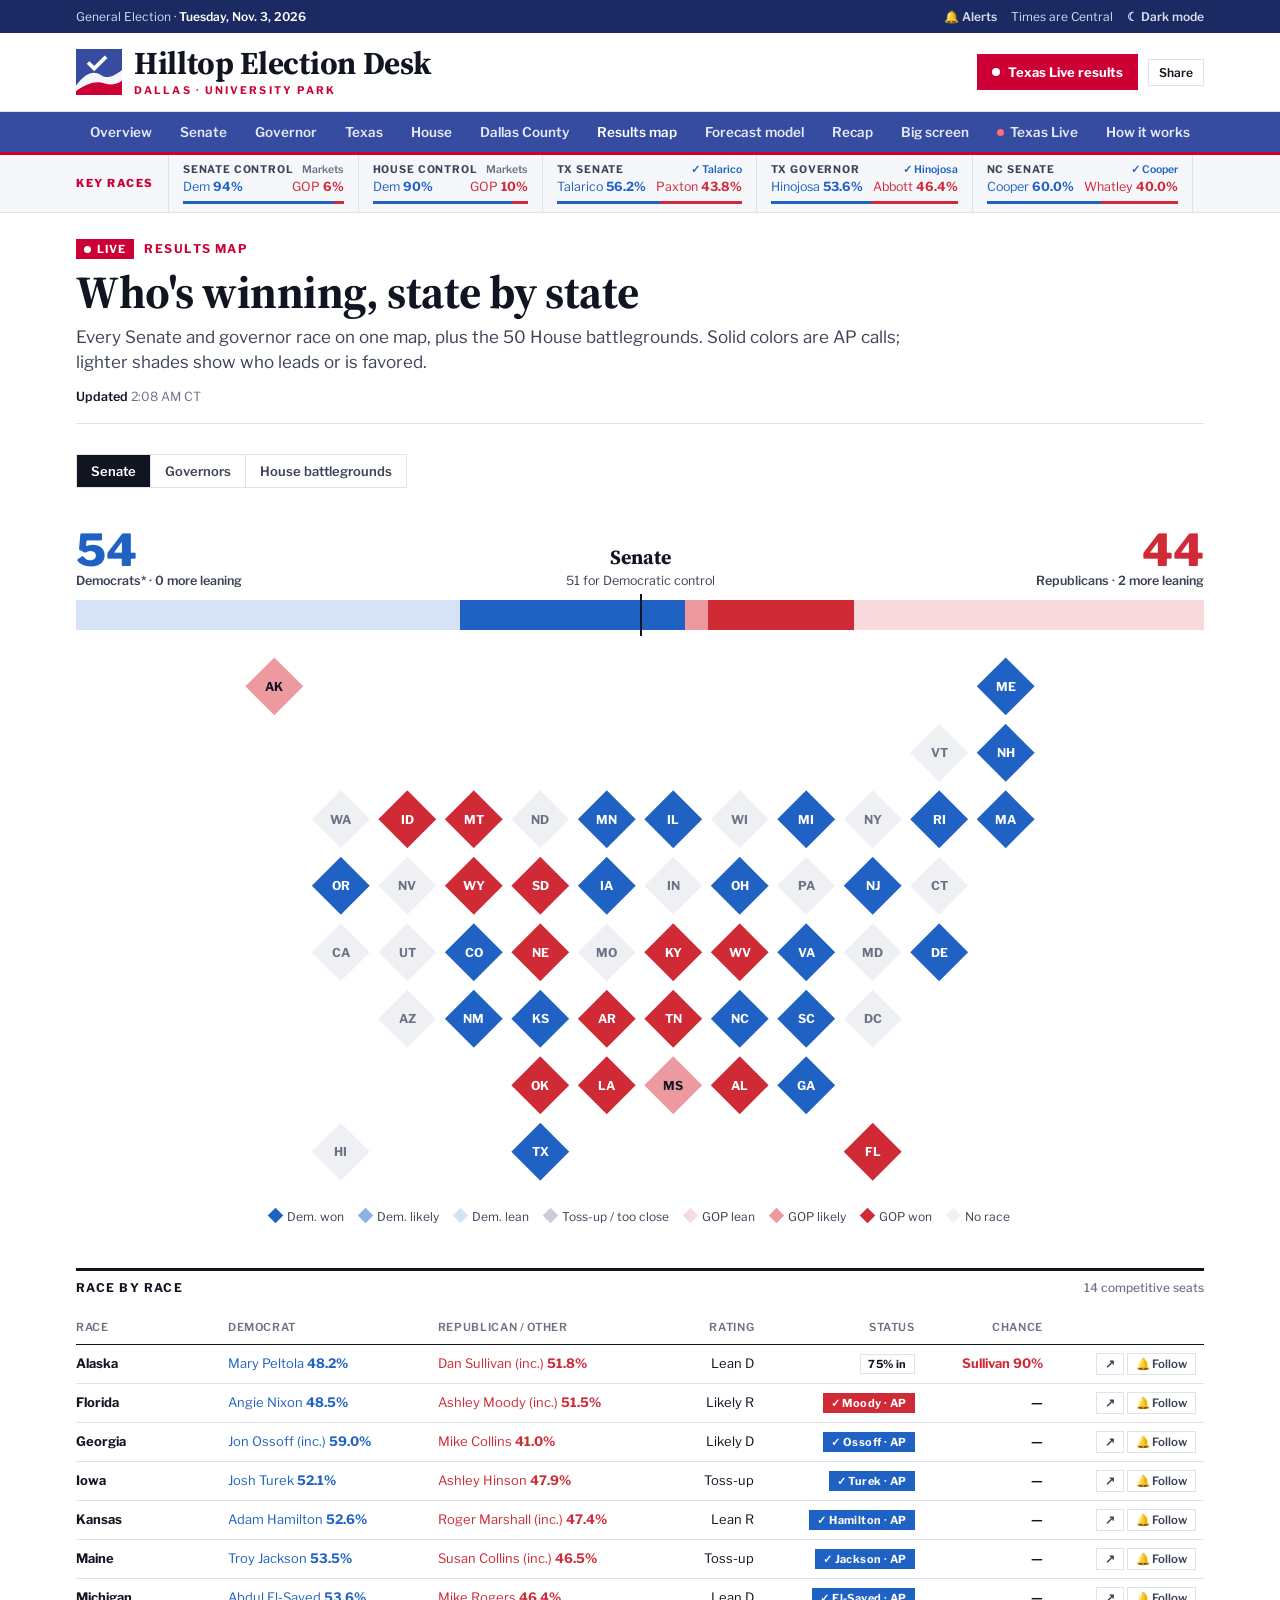
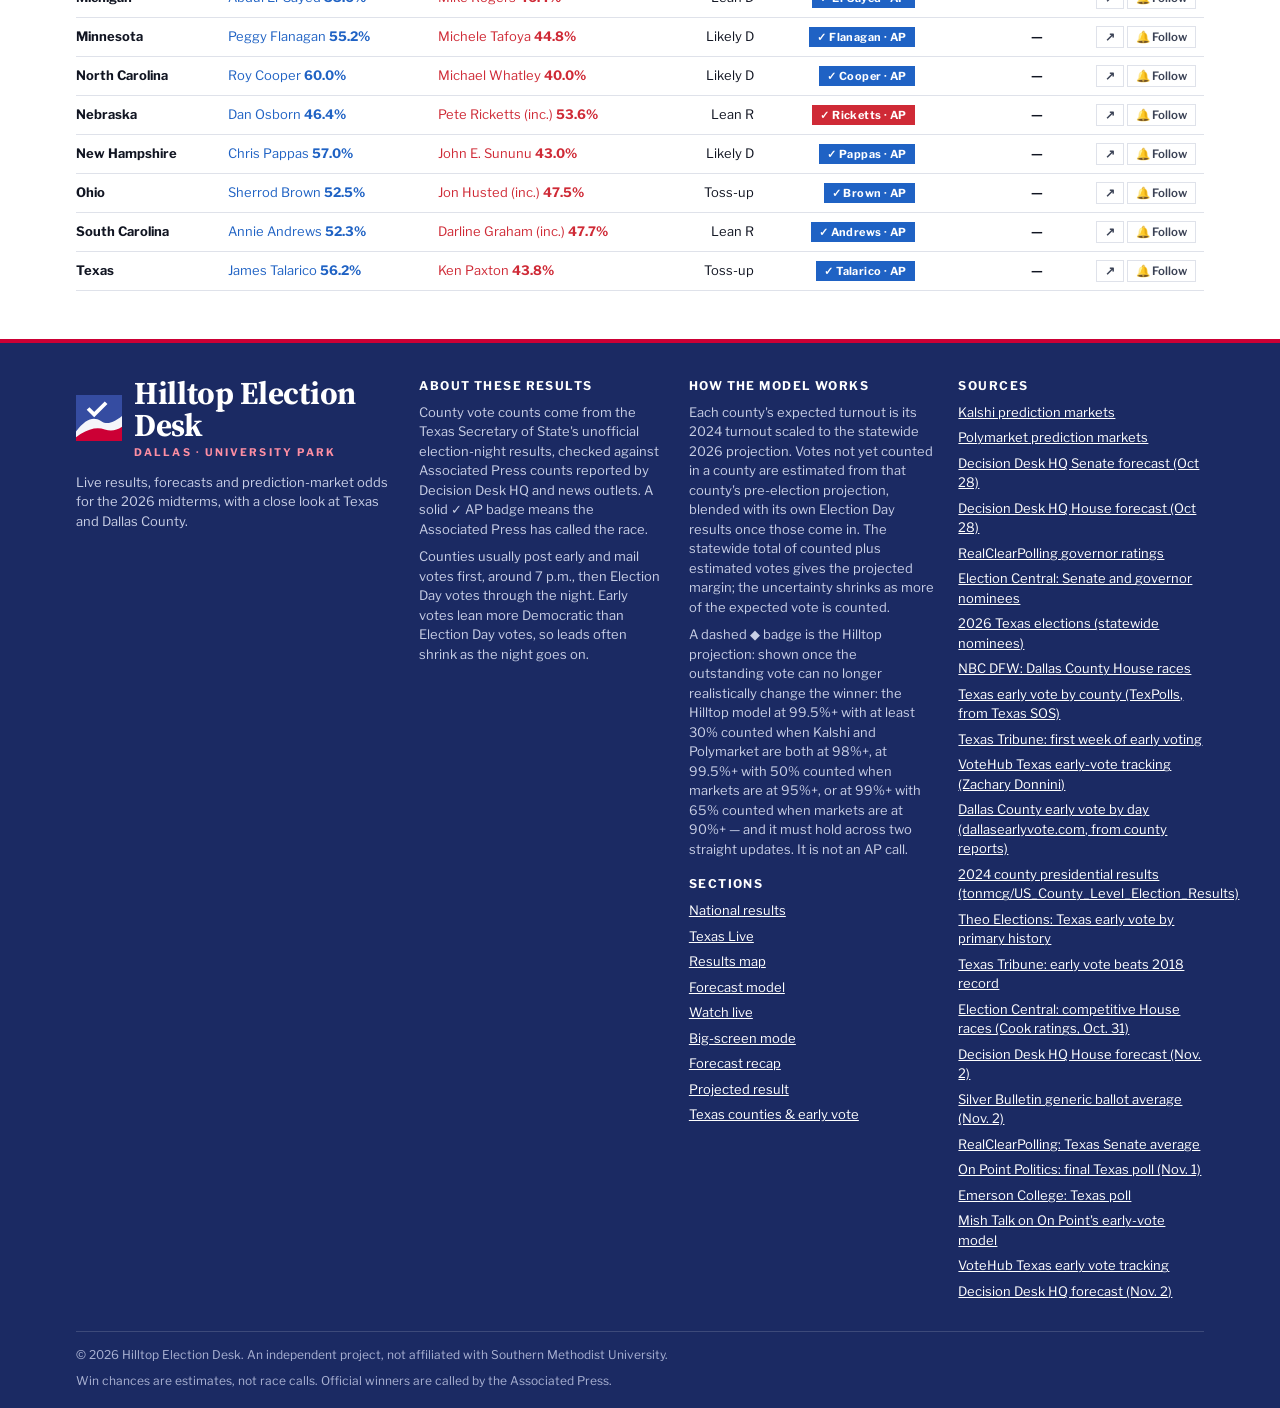
<file: map.html>
<!doctype html>
<html lang="en">
<head>
<meta charset="utf-8">
<meta name="build" content="1793839029">
<meta name="viewport" content="width=device-width,initial-scale=1,viewport-fit=cover">
<title>Results Map · Hilltop Election Desk</title>
<meta name="description" content="Diamond map of every 2026 Senate and governor race and the 50 House battlegrounds, with AP calls and live leaders.">
<meta property="og:title" content="Results Map · Hilltop Election Desk">
<meta property="og:description" content="Live Texas results county by county, with a live projection.">
<meta property="og:type" content="website">
<meta property="og:image" content="https://analyticsguy214.github.io/election/og.png">
<meta name="twitter:card" content="summary_large_image">
<meta name="twitter:image" content="https://analyticsguy214.github.io/election/og.png">
<meta name="theme-color" content="#354CA1">
<link rel="icon" href="data:image/svg+xml,%3Csvg xmlns='http://www.w3.org/2000/svg' viewBox='0 0 32 32'%3E%3Crect width='32' height='32' fill='%23354CA1'/%3E%3Crect y='26' width='32' height='6' fill='%23CC0035'/%3E%3Ctext x='16' y='22' font-family='Georgia,serif' font-weight='700' font-size='20' fill='white' text-anchor='middle'%3EH%3C/text%3E%3C/svg%3E">
<link rel="preconnect" href="https://fonts.googleapis.com">
<link rel="preconnect" href="https://fonts.gstatic.com" crossorigin>
<link rel="stylesheet" href="https://fonts.googleapis.com/css2?family=Libre+Franklin:wght@400;500;600;700;800&family=Source+Serif+4:opsz,wght@8..60,600;8..60,700&display=swap">
<link rel="stylesheet" href="assets/styles.css?v=1793839029">
<link rel="stylesheet" href="assets/pages.css?v=1793839029">
<style>body{margin:0}</style>
</head>
<body>
<div class="util"><div class="wrap"><span>General Election · <b>Tuesday, Nov. 3, 2026</b></span><span class="utilr"><span id="utilRight">Times are Central</span><button id="themeBtn" type="button">☾ Dark mode</button></span></div></div>
<div class="brandbar"><div class="wrap">
  <a class="logo" href="./" aria-label="Hilltop Election Desk home"><svg viewBox="0 0 48 48" aria-hidden="true"><rect width="48" height="48" fill="#354CA1"/><path d="M0 38 C10 25 18 22 26 27 C32 31 38 30 48 22 V48 H0Z" fill="#fff" opacity=".95"/><path d="M0 44 C12 35 22 33 30 36 C37 38 42 37 48 33 V48 H0Z" fill="#CC0035"/><path d="M14 15.5 l5 5 l11-11" fill="none" stroke="#fff" stroke-width="4" stroke-linecap="square"/></svg><span class="wm"><b>Hilltop Election Desk</b><small>Dallas · University Park</small></span></a>
  <div class="brandcta"><a class="cta primary" href="texas.html"><span class="dot"></span>Texas Live results</a><button class="sharebtn" type="button" data-share="native">Share</button></div>
</div></div>
<header class="mast">
  <div class="wrap">
    <nav class="sections" aria-label="Sections">
      <a href="./#all">Overview</a>
      <a href="./#senate">Senate</a>
      <a href="./#governor">Governor</a>
      <a href="./#texas">Texas</a>
      <a href="./#house">House</a>
      <a href="./#dfw">Dallas County</a>
      <span class="sep"></span>
      <a href="map.html" aria-current="page">Results map</a>
      <a href="forecast.html">Forecast model</a>
      <a href="recap.html">Recap</a>
      <a href="tv.html">Big screen</a>
      <a class="livelink" href="texas.html"><span class="dot"></span>Texas Live</a>
      <a href="./#method">How it works</a>
    </nav>
  </div>
</header>
<div class="ticker"><div class="wrap"><span class="tlab">Key races</span><div class="ttrack" id="tickerTrack"></div></div></div>



<main class="pg">
  <div class="wrap">
    <div class="hed">
      <div class="kicker"><span class="live off" id="livePill"><i></i><span id="liveText">Pre-election</span></span><span>Results map</span></div>
      <h1>Who's winning, state by state</h1>
      <p class="dek">Every Senate and governor race on one map, plus the 50 House battlegrounds. Solid colors are AP calls; lighter shades show who leads or is favored.</p>
      <div class="byline"><span id="fresh">Loading…</span></div>
    </div>
    <div class="notice" id="notice" hidden></div>
    <div class="seg-ctl" role="tablist" aria-label="Chamber" id="mapTabs">
      <button role="tab" data-ch="senate" aria-selected="true">Senate</button>
      <button role="tab" data-ch="gov" aria-selected="false">Governors</button>
      <button role="tab" data-ch="house" aria-selected="false">House battlegrounds</button>
    </div>
    <section class="mapsec" id="mapSec">
      <div class="tally" id="tally"></div>
      <div class="dmap-wrap"><svg id="dmap" role="img" aria-label="Diamond map"></svg><div class="maptip" id="tip" hidden></div></div>
      <div class="dlegend2" id="dlegend"></div>
      <div id="board"></div>
    </section>
    <section aria-labelledby="list-h">
      <h2 class="slabel" id="list-h">Race by race <span id="listSub"></span></h2>
      <div class="tblwrap"><table class="rtable" id="rtable"></table></div>
    </section>
  </div>
</main>
<footer class="site" id="method">
  <div class="wrap">
    <div>
      <a class="logo" href="./"><svg viewBox="0 0 48 48" aria-hidden="true"><rect width="48" height="48" fill="#354CA1"/><path d="M0 38 C10 25 18 22 26 27 C32 31 38 30 48 22 V48 H0Z" fill="#fff" opacity=".95"/><path d="M0 44 C12 35 22 33 30 36 C37 38 42 37 48 33 V48 H0Z" fill="#CC0035"/><path d="M14 15.5 l5 5 l11-11" fill="none" stroke="#fff" stroke-width="4" stroke-linecap="square"/></svg><span class="wm"><b>Hilltop Election Desk</b><small>Dallas · University Park</small></span></a>
      <p style="margin-top:14px">Live results, forecasts and prediction-market odds for the 2026 midterms, with a close look at Texas and Dallas County.</p>
    </div>
    <div>
      <h4>About these results</h4>
      <p>County vote counts come from the Texas Secretary of State's unofficial election-night results, checked against Associated Press counts reported by Decision Desk HQ and news outlets. A solid ✓ AP badge means the Associated Press has called the race.</p>
      <p>Counties usually post early and mail votes first, around 7 p.m., then Election Day votes through the night. Early votes lean more Democratic than Election Day votes, so leads often shrink as the night goes on.</p>
    </div>
    <div>
      <h4>How the model works</h4>
      <p>Each county's expected turnout is its 2024 turnout scaled to the statewide 2026 projection. Votes not yet counted in a county are estimated from that county's pre-election projection, blended with its own Election Day results once those come in. The statewide total of counted plus estimated votes gives the projected margin; the uncertainty shrinks as more of the expected vote is counted.</p>
      <p>A dashed ◆ badge is the Hilltop projection: shown once the outstanding vote can no longer realistically change the winner: the Hilltop model at 99.5%+ with at least 30% counted when Kalshi and Polymarket are both at 98%+, at 99.5%+ with 50% counted when markets are at 95%+, or at 99%+ with 65% counted when markets are at 90%+ — and it must hold across two straight updates. It is not an AP call.</p>
      <h4 style="margin-top:16px">Sections</h4>
      <ul><li><a href="./">National results</a></li><li><a href="texas.html">Texas Live</a></li><li><a href="map.html">Results map</a></li><li><a href="forecast.html">Forecast model</a></li><li><a href="./#watch">Watch live</a></li><li><a href="tv.html">Big-screen mode</a></li><li><a href="recap.html">Forecast recap</a></li><li><a href="./#projection">Projected result</a></li><li><a href="./#counties">Texas counties &amp; early vote</a></li></ul>
    </div>
    <div>
      <h4>Sources</h4>
      <ul id="sources"><li>Loading…</li></ul>
    </div>
    <div class="legal"><span>© 2026 Hilltop Election Desk. An independent project, not affiliated with Southern Methodist University.</span><span>Win chances are estimates, not race calls. Official winners are called by the Associated Press.</span></div>
  </div>
</footer>
<script src="assets/chrome.js?v=1793839029"></script>
<script src="assets/apdirect.js?v=1793839029"></script>
<script src="assets/core.js?v=1793839029"></script>
<script src="assets/map.js?v=1793839029"></script>
</body>
</html>
</file>
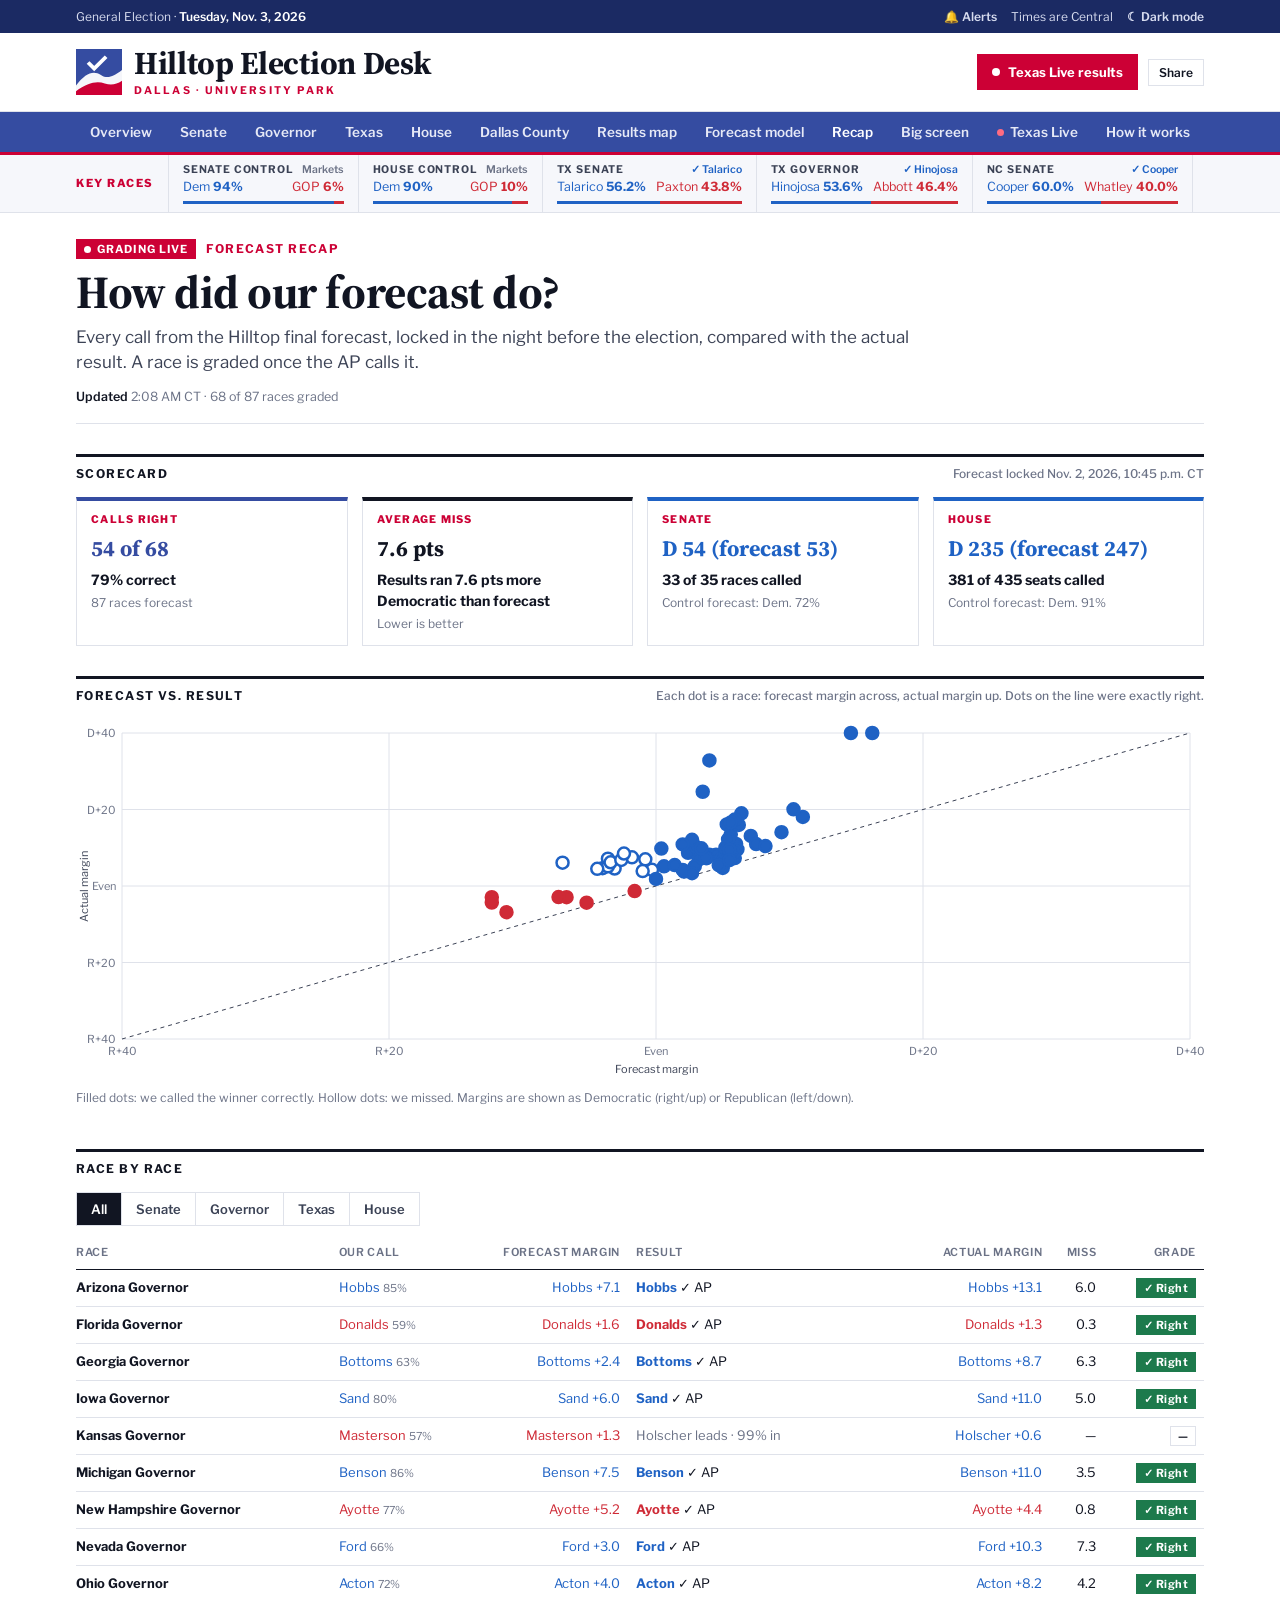
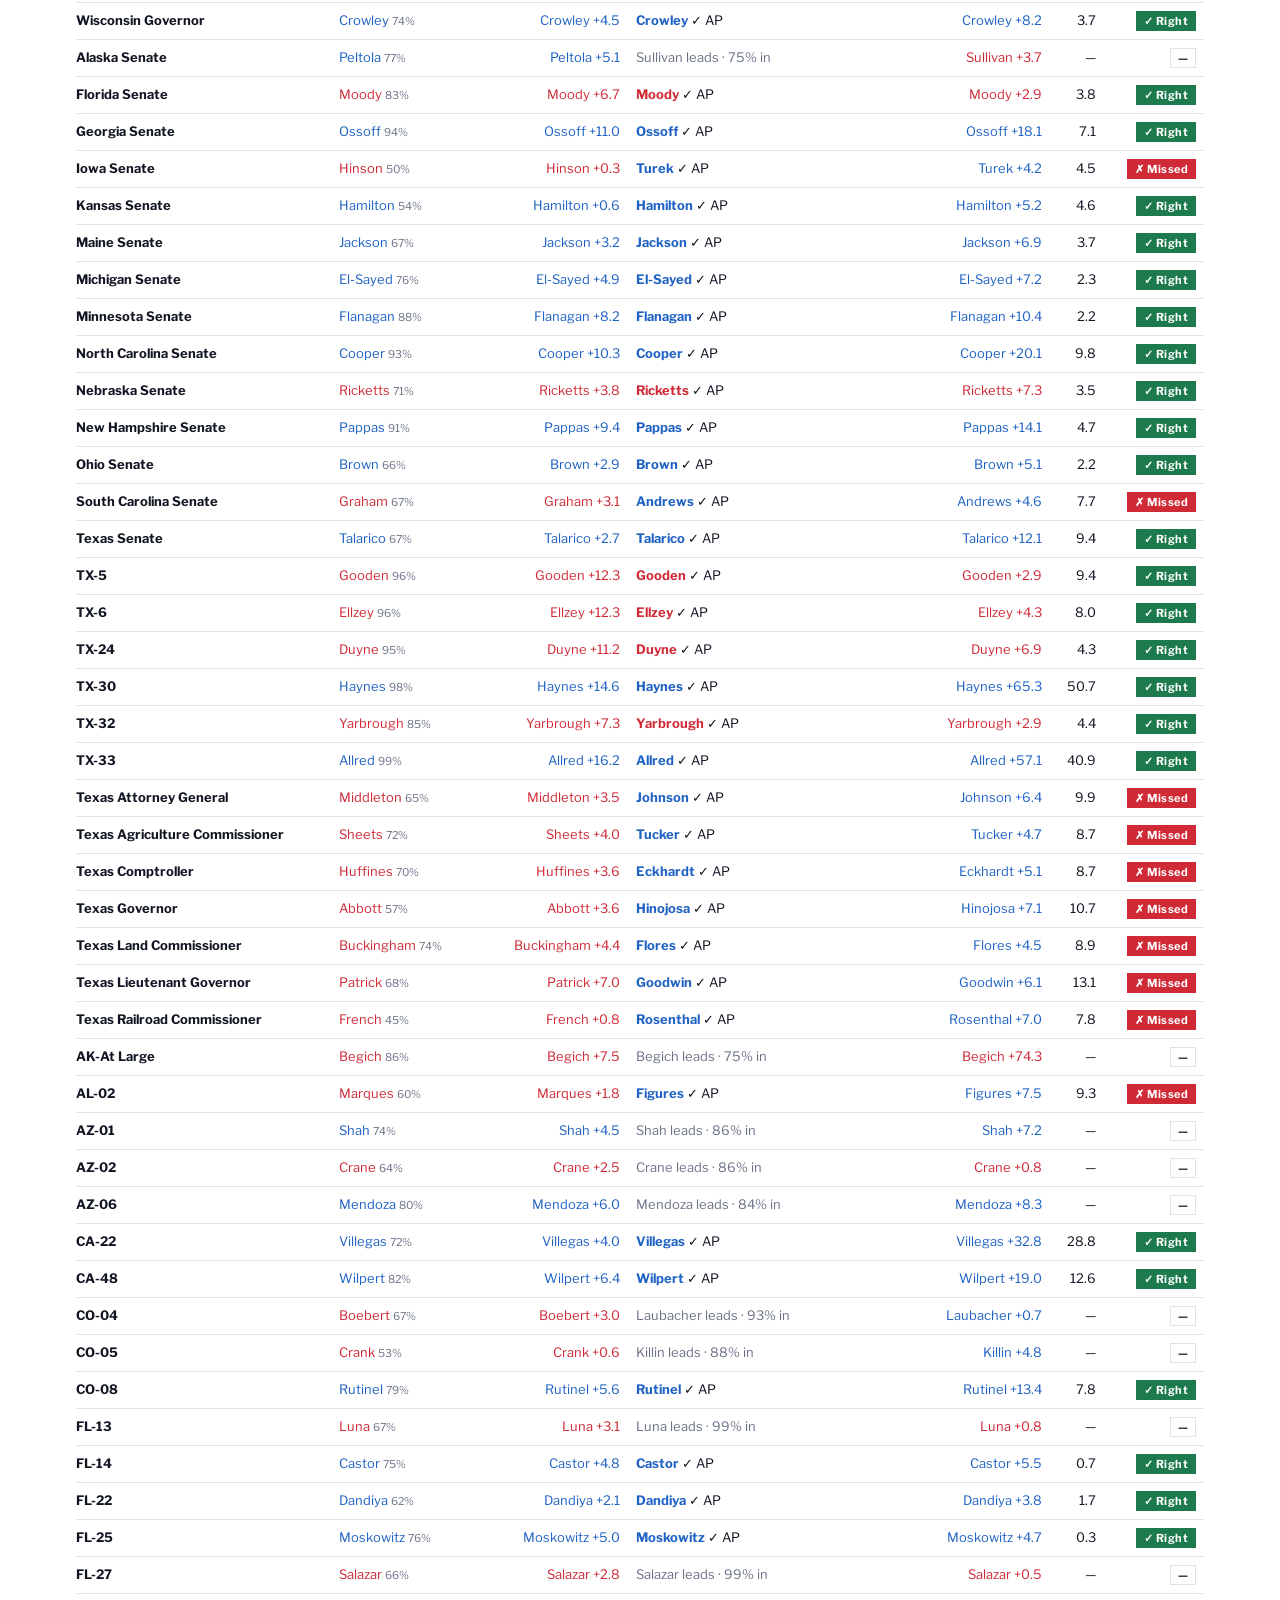
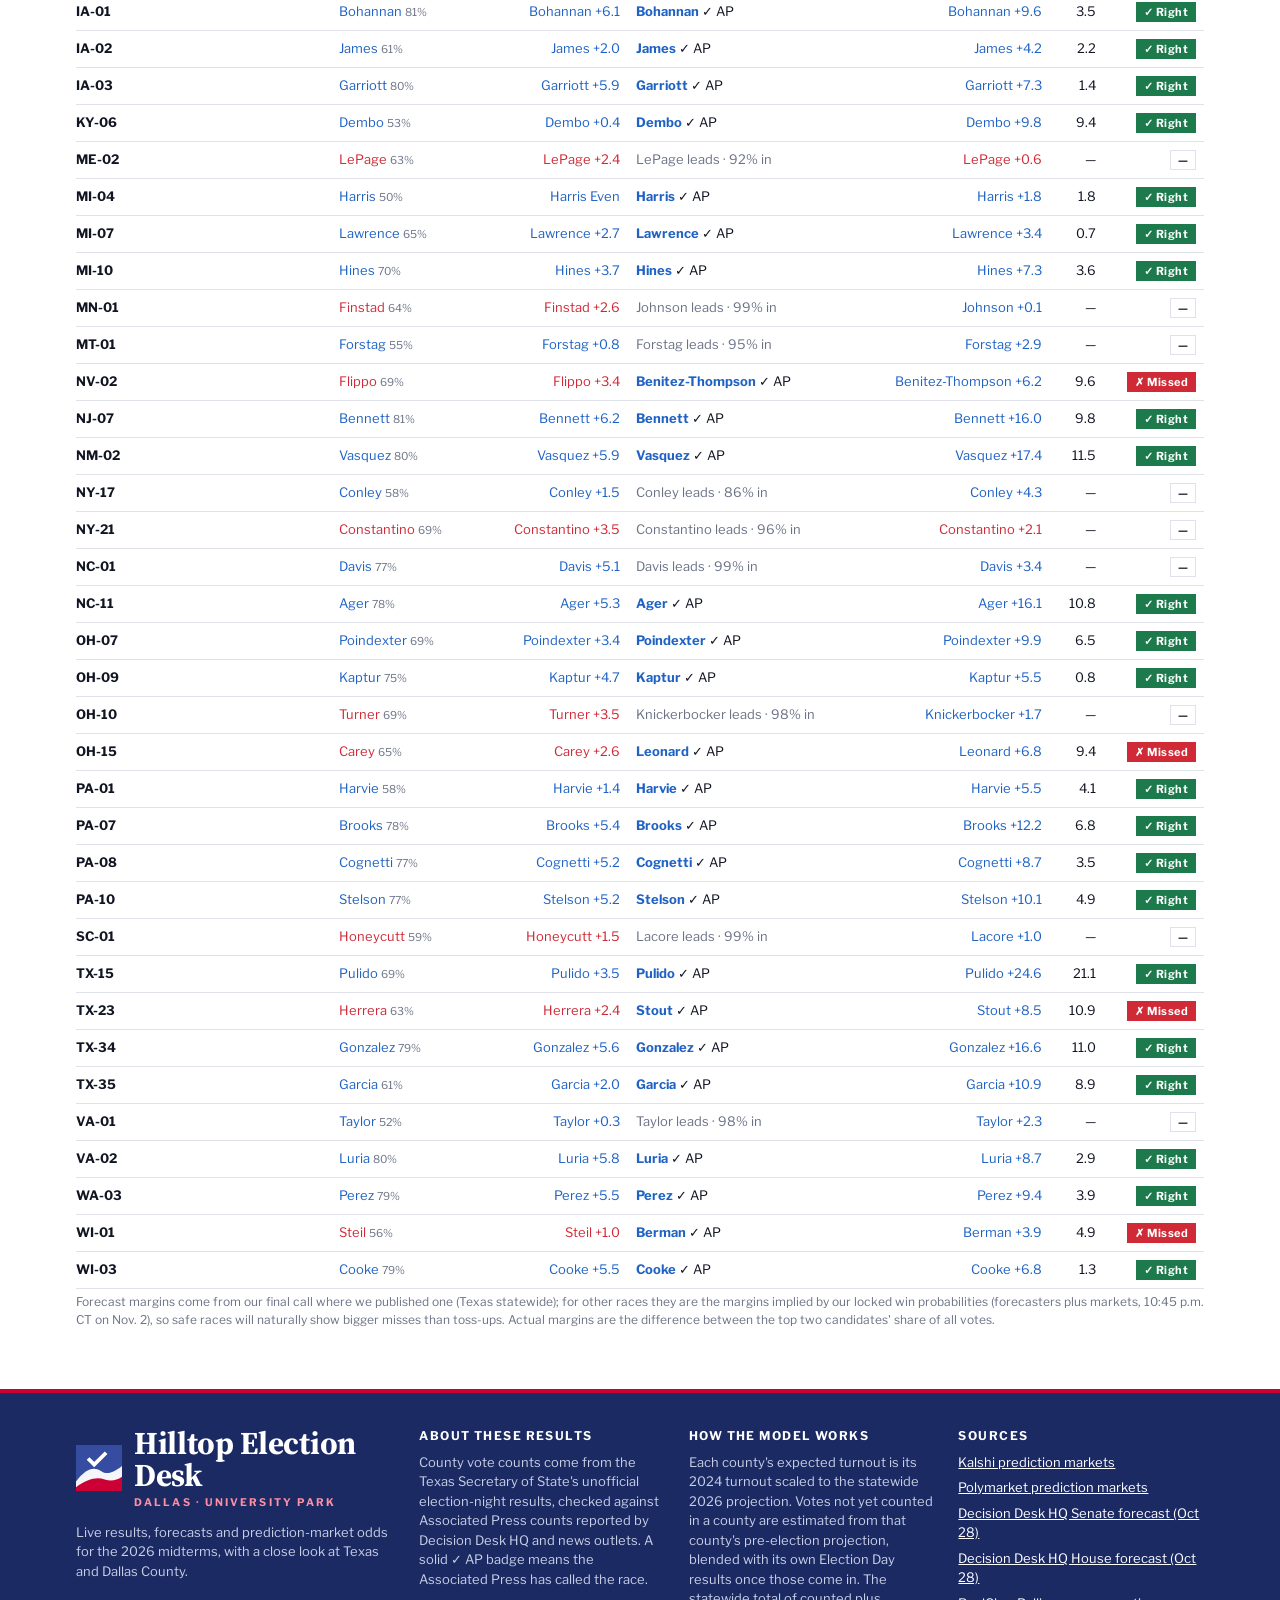
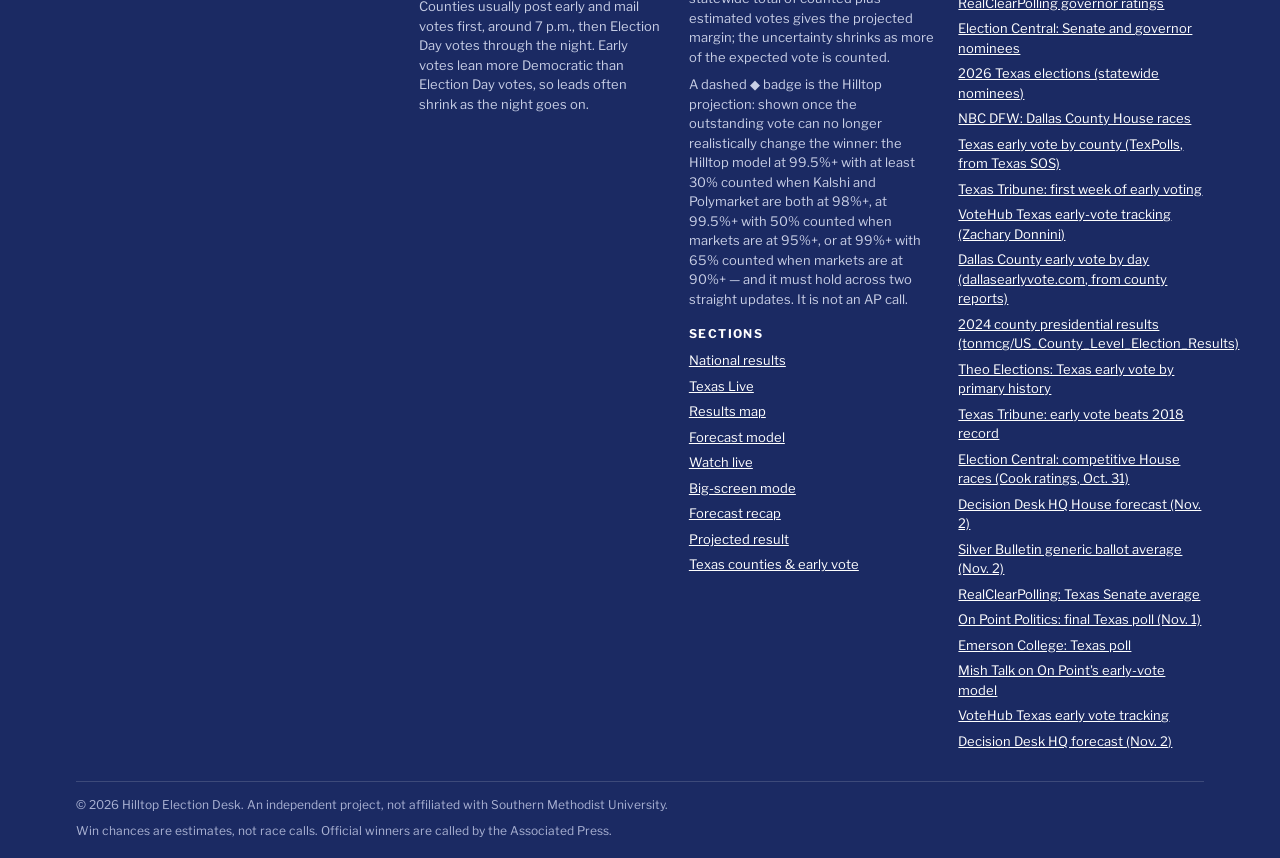
<file: recap.html>
<!doctype html>
<html lang="en">
<head>
<meta charset="utf-8">
<meta name="build" content="1793839029">
<meta name="viewport" content="width=device-width,initial-scale=1,viewport-fit=cover">
<title>Forecast Recap · Hilltop Election Desk</title>
<meta name="description" content="How the Hilltop Election Desk 2026 forecast did: every call compared with the actual result.">
<meta property="og:title" content="Forecast Recap · Hilltop Election Desk">
<meta property="og:description" content="Live Texas results county by county, with a live projection.">
<meta property="og:type" content="website">
<meta property="og:image" content="https://analyticsguy214.github.io/election/og.png">
<meta name="twitter:card" content="summary_large_image">
<meta name="twitter:image" content="https://analyticsguy214.github.io/election/og.png">
<meta name="theme-color" content="#354CA1">
<link rel="icon" href="data:image/svg+xml,%3Csvg xmlns='http://www.w3.org/2000/svg' viewBox='0 0 32 32'%3E%3Crect width='32' height='32' fill='%23354CA1'/%3E%3Crect y='26' width='32' height='6' fill='%23CC0035'/%3E%3Ctext x='16' y='22' font-family='Georgia,serif' font-weight='700' font-size='20' fill='white' text-anchor='middle'%3EH%3C/text%3E%3C/svg%3E">
<link rel="preconnect" href="https://fonts.googleapis.com">
<link rel="preconnect" href="https://fonts.gstatic.com" crossorigin>
<link rel="stylesheet" href="https://fonts.googleapis.com/css2?family=Libre+Franklin:wght@400;500;600;700;800&family=Source+Serif+4:opsz,wght@8..60,600;8..60,700&display=swap">
<link rel="stylesheet" href="assets/styles.css?v=1793839029">
<link rel="stylesheet" href="assets/pages.css?v=1793839029">
<style>body{margin:0}</style>
</head>
<body>
<div class="util"><div class="wrap"><span>General Election · <b>Tuesday, Nov. 3, 2026</b></span><span class="utilr"><span id="utilRight">Times are Central</span><button id="themeBtn" type="button">☾ Dark mode</button></span></div></div>
<div class="brandbar"><div class="wrap">
  <a class="logo" href="./" aria-label="Hilltop Election Desk home"><svg viewBox="0 0 48 48" aria-hidden="true"><rect width="48" height="48" fill="#354CA1"/><path d="M0 38 C10 25 18 22 26 27 C32 31 38 30 48 22 V48 H0Z" fill="#fff" opacity=".95"/><path d="M0 44 C12 35 22 33 30 36 C37 38 42 37 48 33 V48 H0Z" fill="#CC0035"/><path d="M14 15.5 l5 5 l11-11" fill="none" stroke="#fff" stroke-width="4" stroke-linecap="square"/></svg><span class="wm"><b>Hilltop Election Desk</b><small>Dallas · University Park</small></span></a>
  <div class="brandcta"><a class="cta primary" href="texas.html"><span class="dot"></span>Texas Live results</a><button class="sharebtn" type="button" data-share="native">Share</button></div>
</div></div>
<header class="mast">
  <div class="wrap">
    <nav class="sections" aria-label="Sections">
      <a href="./#all">Overview</a>
      <a href="./#senate">Senate</a>
      <a href="./#governor">Governor</a>
      <a href="./#texas">Texas</a>
      <a href="./#house">House</a>
      <a href="./#dfw">Dallas County</a>
      <span class="sep"></span>
      <a href="map.html">Results map</a>
      <a href="forecast.html">Forecast model</a>
      <a href="recap.html" aria-current="page">Recap</a>
      <a href="tv.html">Big screen</a>
      <a class="livelink" href="texas.html"><span class="dot"></span>Texas Live</a>
      <a href="./#method">How it works</a>
    </nav>
  </div>
</header>
<div class="ticker"><div class="wrap"><span class="tlab">Key races</span><div class="ttrack" id="tickerTrack"></div></div></div>



<main class="pg">
  <div class="wrap">
    <div class="hed">
      <div class="kicker"><span class="live off" id="rcLive"><i></i><span id="rcLiveTxt">Waiting for results</span></span><span>Forecast recap</span></div>
      <h1>How did our forecast do?</h1>
      <p class="dek">Every call from the Hilltop final forecast, locked in the night before the election, compared with the actual result. A race is graded once the AP calls it.</p>
      <div class="byline"><span id="fresh">Loading…</span></div>
    </div>
    <div class="notice" id="notice" hidden></div>
    <section aria-labelledby="sc-h"><h2 class="slabel" id="sc-h">Scorecard <span id="scSub"></span></h2><div class="fc-cards fin4" id="scCards"></div></section>
    <section aria-labelledby="ch-h"><h2 class="slabel" id="ch-h">Forecast vs. result <span>Each dot is a race: forecast margin across, actual margin up. Dots on the line were exactly right.</span></h2><div class="svgwrap" id="scatter"></div></section>
    <section aria-labelledby="rr-h"><h2 class="slabel" id="rr-h">Race by race</h2>
      <div class="seg-ctl" role="tablist" id="rcTabs"><button role="tab" data-g="all" aria-selected="true">All</button><button role="tab" data-g="senate" aria-selected="false">Senate</button><button role="tab" data-g="governor" aria-selected="false">Governor</button><button role="tab" data-g="texas" aria-selected="false">Texas</button><button role="tab" data-g="house" aria-selected="false">House</button></div>
      <div class="tblwrap"><table class="rtable" id="rcTable"></table></div>
      <p class="note">Forecast margins come from our final call where we published one (Texas statewide); for other races they are the margins implied by our locked win probabilities (forecasters plus markets, 10:45 p.m. CT on Nov. 2), so safe races will naturally show bigger misses than toss-ups. Actual margins are the difference between the top two candidates' share of all votes.</p>
    </section>
  </div>
</main>
<footer class="site" id="method">
  <div class="wrap">
    <div>
      <a class="logo" href="./"><svg viewBox="0 0 48 48" aria-hidden="true"><rect width="48" height="48" fill="#354CA1"/><path d="M0 38 C10 25 18 22 26 27 C32 31 38 30 48 22 V48 H0Z" fill="#fff" opacity=".95"/><path d="M0 44 C12 35 22 33 30 36 C37 38 42 37 48 33 V48 H0Z" fill="#CC0035"/><path d="M14 15.5 l5 5 l11-11" fill="none" stroke="#fff" stroke-width="4" stroke-linecap="square"/></svg><span class="wm"><b>Hilltop Election Desk</b><small>Dallas · University Park</small></span></a>
      <p style="margin-top:14px">Live results, forecasts and prediction-market odds for the 2026 midterms, with a close look at Texas and Dallas County.</p>
    </div>
    <div>
      <h4>About these results</h4>
      <p>County vote counts come from the Texas Secretary of State's unofficial election-night results, checked against Associated Press counts reported by Decision Desk HQ and news outlets. A solid ✓ AP badge means the Associated Press has called the race.</p>
      <p>Counties usually post early and mail votes first, around 7 p.m., then Election Day votes through the night. Early votes lean more Democratic than Election Day votes, so leads often shrink as the night goes on.</p>
    </div>
    <div>
      <h4>How the model works</h4>
      <p>Each county's expected turnout is its 2024 turnout scaled to the statewide 2026 projection. Votes not yet counted in a county are estimated from that county's pre-election projection, blended with its own Election Day results once those come in. The statewide total of counted plus estimated votes gives the projected margin; the uncertainty shrinks as more of the expected vote is counted.</p>
      <p>A dashed ◆ badge is the Hilltop projection: shown once the outstanding vote can no longer realistically change the winner: the Hilltop model at 99.5%+ with at least 30% counted when Kalshi and Polymarket are both at 98%+, at 99.5%+ with 50% counted when markets are at 95%+, or at 99%+ with 65% counted when markets are at 90%+ — and it must hold across two straight updates. It is not an AP call.</p>
      <h4 style="margin-top:16px">Sections</h4>
      <ul><li><a href="./">National results</a></li><li><a href="texas.html">Texas Live</a></li><li><a href="map.html">Results map</a></li><li><a href="forecast.html">Forecast model</a></li><li><a href="./#watch">Watch live</a></li><li><a href="tv.html">Big-screen mode</a></li><li><a href="recap.html">Forecast recap</a></li><li><a href="./#projection">Projected result</a></li><li><a href="./#counties">Texas counties &amp; early vote</a></li></ul>
    </div>
    <div>
      <h4>Sources</h4>
      <ul id="sources"><li>Loading…</li></ul>
    </div>
    <div class="legal"><span>© 2026 Hilltop Election Desk. An independent project, not affiliated with Southern Methodist University.</span><span>Win chances are estimates, not race calls. Official winners are called by the Associated Press.</span></div>
  </div>
</footer>
<script src="assets/chrome.js?v=1793839029"></script>
<script src="assets/apdirect.js?v=1793839029"></script>
<script src="assets/core.js?v=1793839029"></script>
<script src="assets/recap.js?v=1793839029"></script>
</body>
</html>
</file>
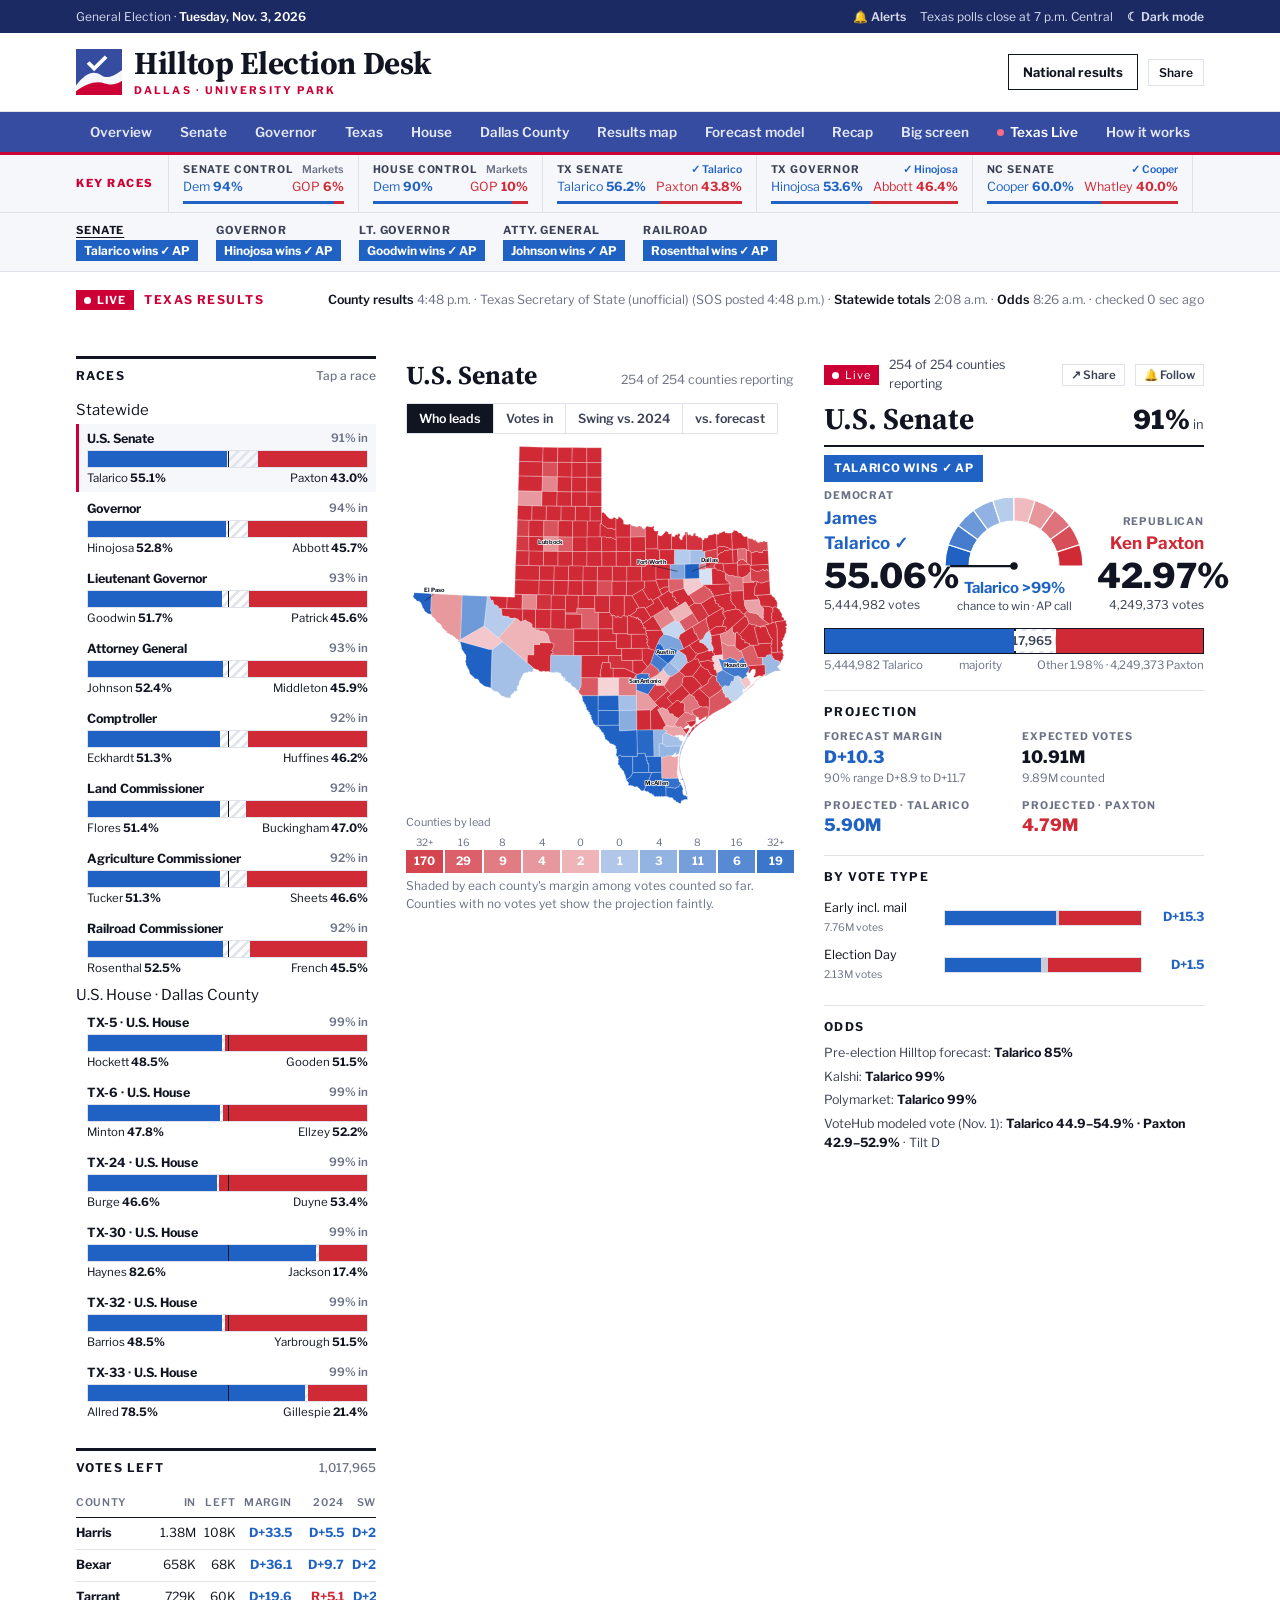
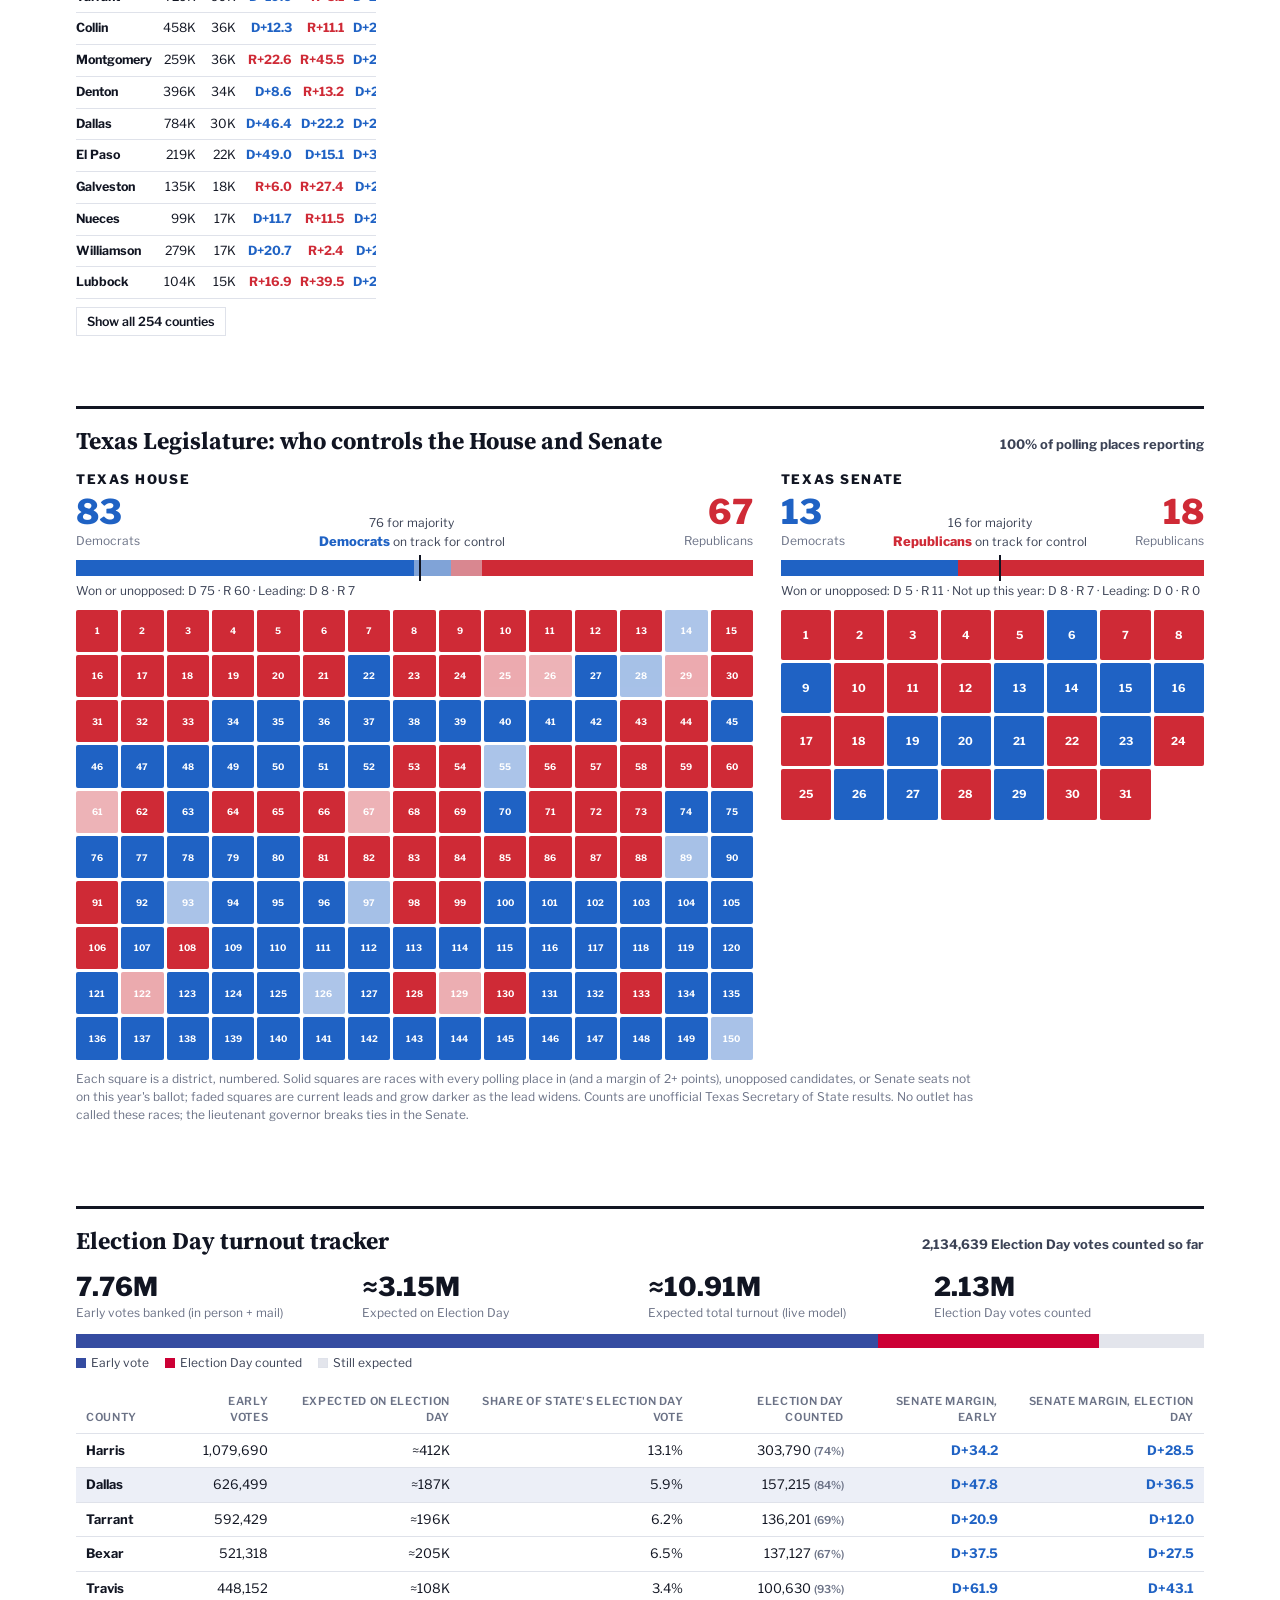
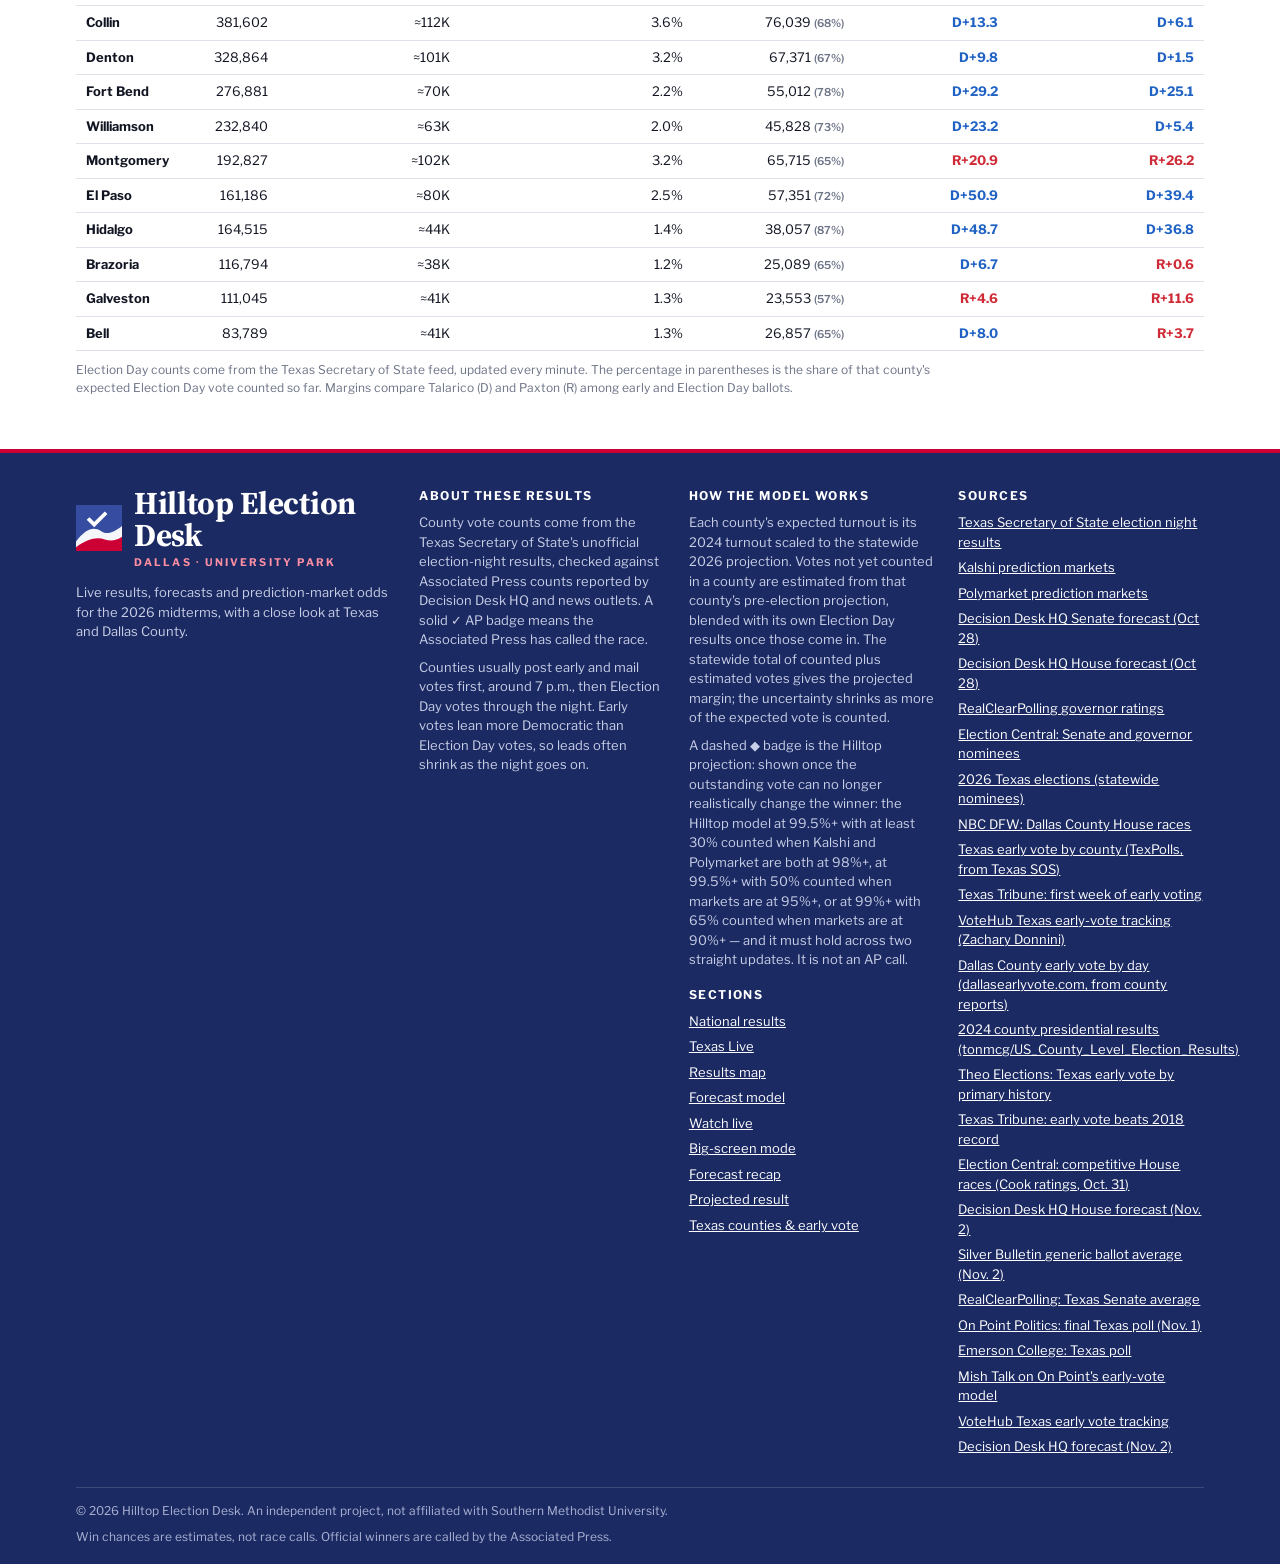
<file: texas.html>
<!doctype html>
<html lang="en">
<head>
<meta charset="utf-8">
<meta name="build" content="1793839029">
<meta name="viewport" content="width=device-width,initial-scale=1,viewport-fit=cover">
<title>Texas Live · Hilltop Election Desk</title>
<meta name="description" content="Live Texas results for Nov. 3, 2026: every statewide race and the Dallas County congressional races, county by county, with a model that updates as votes are counted.">
<meta property="og:title" content="Texas Live · Hilltop Election Desk">
<meta property="og:description" content="Live Texas results county by county, with a live projection.">
<meta property="og:type" content="website">
<meta property="og:image" content="https://analyticsguy214.github.io/election/og.png">
<meta name="twitter:card" content="summary_large_image">
<meta name="twitter:image" content="https://analyticsguy214.github.io/election/og.png">
<meta name="theme-color" content="#354CA1">
<link rel="icon" href="data:image/svg+xml,%3Csvg xmlns='http://www.w3.org/2000/svg' viewBox='0 0 32 32'%3E%3Crect width='32' height='32' fill='%23354CA1'/%3E%3Crect y='26' width='32' height='6' fill='%23CC0035'/%3E%3Ctext x='16' y='22' font-family='Georgia,serif' font-weight='700' font-size='20' fill='white' text-anchor='middle'%3EH%3C/text%3E%3C/svg%3E">
<link rel="preconnect" href="https://fonts.googleapis.com">
<link rel="preconnect" href="https://fonts.gstatic.com" crossorigin>
<link rel="stylesheet" href="https://fonts.googleapis.com/css2?family=Libre+Franklin:wght@400;500;600;700;800&family=Source+Serif+4:opsz,wght@8..60,600;8..60,700&display=swap">
<link rel="stylesheet" href="assets/styles.css?v=1793839029">
<link rel="stylesheet" href="assets/texas.css?v=1793839029">
<style>body{margin:0}</style>
</head>
<body>
<div class="util"><div class="wrap"><span>General Election · <b>Tuesday, Nov. 3, 2026</b></span><span class="utilr"><span id="utilRight">Texas polls close at 7 p.m. Central</span><button id="themeBtn" type="button">☾ Dark mode</button></span></div></div>
<div class="brandbar"><div class="wrap">
  <a class="logo" href="./" aria-label="Hilltop Election Desk home"><svg viewBox="0 0 48 48" aria-hidden="true"><rect width="48" height="48" fill="#354CA1"/><path d="M0 38 C10 25 18 22 26 27 C32 31 38 30 48 22 V48 H0Z" fill="#fff" opacity=".95"/><path d="M0 44 C12 35 22 33 30 36 C37 38 42 37 48 33 V48 H0Z" fill="#CC0035"/><path d="M14 15.5 l5 5 l11-11" fill="none" stroke="#fff" stroke-width="4" stroke-linecap="square"/></svg><span class="wm"><b>Hilltop Election Desk</b><small>Dallas · University Park</small></span></a>
  <div class="brandcta"><a class="cta" href="./">National results</a><button class="sharebtn" type="button" data-share="native">Share</button></div>
</div></div>
<header class="mast">
  <div class="wrap">
    <nav class="sections" aria-label="Sections">
      <a href="./#all">Overview</a>
      <a href="./#senate">Senate</a>
      <a href="./#governor">Governor</a>
      <a href="./#texas">Texas</a>
      <a href="./#house">House</a>
      <a href="./#dfw">Dallas County</a>
      <span class="sep"></span>
      <a href="map.html">Results map</a>
      <a href="forecast.html">Forecast model</a>
      <a href="recap.html">Recap</a>
      <a href="tv.html">Big screen</a>
      <a class="livelink" href="texas.html" aria-current="page"><span class="dot"></span>Texas Live</a>
      <a href="./#method">How it works</a>
    </nav>
  </div>
</header>
<div class="ticker"><div class="wrap"><span class="tlab">Key races</span><div class="ttrack" id="tickerTrack"></div></div></div>


<div class="callstrip" aria-label="Texas race calls"><div class="wrap" id="callStrip"></div></div>

<main class="txlive">
  <div class="wrap">
    <div class="notice" id="notice" hidden></div>
    <div class="txhead">
      <div class="kicker"><span class="live off" id="livePill"><i></i><span id="liveText">Pre-election</span></span><span>Texas results</span></div>
      <p class="byline" id="fresh">Loading…</p>
    </div>

    <div class="txgrid">
      <!-- left: races + votes left -->
      <aside class="txcol txleft" aria-label="Races">
        <h2 class="slabel">Races <span>Tap a race</span></h2>
        <div id="raceList" class="racelist"></div>
        <h2 class="slabel vlhead">Votes left <span id="vlTotal"></span></h2>
        <div class="tblwrap"><table id="vlTable" class="vltable"></table></div>
        <button class="morebtn" id="vlMore" type="button">Show all counties</button>
      </aside>

      <!-- center: map -->
      <section class="txcol txmid" aria-label="County map">
        <div class="maptitle"><h2 id="mapTitle">U.S. Senate</h2><span id="mapSub"></span></div>
        <div class="seg-ctl" role="tablist" aria-label="Map view" id="mapModes">
          <button role="tab" data-mode="lead" aria-selected="true">Who leads</button>
          <button role="tab" data-mode="in" aria-selected="false">Votes in</button>
          <button role="tab" data-mode="swing" aria-selected="false">Swing vs. 2024</button>
          <button role="tab" data-mode="fc" aria-selected="false">vs. forecast</button>
        </div>
        <div class="mapbox"><svg id="txMap" role="img" aria-label="Texas county map"></svg><div class="maptip" id="mapTip" hidden></div></div>
        <div class="buckets" id="buckets"></div>
        <p class="note" id="mapNote"></p>
      </section>

      <!-- right: race panel -->
      <section class="txcol txright" aria-label="Selected race">
        <div class="rp-top"><span class="live off" id="rpLive"><i></i><span>Live</span></span><span id="rpCounties">0 of 254 counties</span><span style="flex:1"></span><button class="cardbtn" type="button" id="rpShare">↗ Share</button><button class="followbtn" type="button" id="rpFollow" data-follow="sen-tx">🔔 Follow</button></div>
        <div class="rp-title"><h2 id="rpName">U.S. Senate</h2><span class="rp-in"><b id="rpIn">0%</b> in</span></div>
        <div id="rpStatus" class="rp-status"></div>
        <div class="rp-cands">
          <div class="rp-c" id="rpC0"></div>
          <div class="gauge"><svg id="gauge" viewBox="0 0 200 118" role="img" aria-label="Chance to win"></svg><div class="gauge-txt" id="gaugeTxt"></div></div>
          <div class="rp-c r" id="rpC1"></div>
        </div>
        <div class="xbar" id="xbar" role="img" aria-label="Votes counted against expected turnout"></div>
        <div class="xbar-lbl" id="xbarLbl"></div>

        <div class="rp-block">
          <h3>Projection</h3>
          <div id="rpProj" class="rp-proj"></div>
        </div>
        <div class="rp-block">
          <h3>By vote type</h3>
          <div id="rpType"></div>
        </div>
        <div class="rp-block">
          <h3>Odds</h3>
          <div id="rpOdds" class="rp-odds"></div>
        </div>
      </section>
    </div>
    <section class="leg" id="leg" aria-labelledby="legH">
      <div class="eday-head"><h2 id="legH">Texas Legislature: who controls the House and Senate</h2><span id="legNote"></span></div>
      <div class="leg-grid"><div class="leg-ch" id="legHouse"></div><div class="leg-ch" id="legSenate"></div></div>
      <p class="eday-foot" id="legFoot"></p>
    </section>
    <section class="eday" id="eday" aria-labelledby="edayH">
      <div class="eday-head"><h2 id="edayH">Election Day turnout tracker</h2><span id="edayNote"></span></div>
      <div class="eday-top" id="edayTop"></div>
      <div class="eday-scroll"><table class="eday-t" id="edayT"></table></div>
      <p class="eday-foot" id="edayFoot"></p>
    </section>
  </div>
</main>

<footer class="site" id="method">
  <div class="wrap">
    <div>
      <a class="logo" href="./"><svg viewBox="0 0 48 48" aria-hidden="true"><rect width="48" height="48" fill="#354CA1"/><path d="M0 38 C10 25 18 22 26 27 C32 31 38 30 48 22 V48 H0Z" fill="#fff" opacity=".95"/><path d="M0 44 C12 35 22 33 30 36 C37 38 42 37 48 33 V48 H0Z" fill="#CC0035"/><path d="M14 15.5 l5 5 l11-11" fill="none" stroke="#fff" stroke-width="4" stroke-linecap="square"/></svg><span class="wm"><b>Hilltop Election Desk</b><small>Dallas · University Park</small></span></a>
      <p style="margin-top:14px">Live results, forecasts and prediction-market odds for the 2026 midterms, with a close look at Texas and Dallas County.</p>
    </div>
    <div>
      <h4>About these results</h4>
      <p>County vote counts come from the Texas Secretary of State's unofficial election-night results, checked against Associated Press counts reported by Decision Desk HQ and news outlets. A solid ✓ AP badge means the Associated Press has called the race.</p>
      <p>Counties usually post early and mail votes first, around 7 p.m., then Election Day votes through the night. Early votes lean more Democratic than Election Day votes, so leads often shrink as the night goes on.</p>
    </div>
    <div>
      <h4>How the model works</h4>
      <p>Each county's expected turnout is its 2024 turnout scaled to the statewide 2026 projection. Votes not yet counted in a county are estimated from that county's pre-election projection, blended with its own Election Day results once those come in. The statewide total of counted plus estimated votes gives the projected margin; the uncertainty shrinks as more of the expected vote is counted.</p>
      <p>A dashed ◆ badge is the Hilltop projection: shown once the outstanding vote can no longer realistically change the winner: the Hilltop model at 99.5%+ with at least 30% counted when Kalshi and Polymarket are both at 98%+, at 99.5%+ with 50% counted when markets are at 95%+, or at 99%+ with 65% counted when markets are at 90%+ — and it must hold across two straight updates. It is not an AP call.</p>
      <h4 style="margin-top:16px">Sections</h4>
      <ul><li><a href="./">National results</a></li><li><a href="texas.html">Texas Live</a></li><li><a href="map.html">Results map</a></li><li><a href="forecast.html">Forecast model</a></li><li><a href="./#watch">Watch live</a></li><li><a href="tv.html">Big-screen mode</a></li><li><a href="recap.html">Forecast recap</a></li><li><a href="./#projection">Projected result</a></li><li><a href="./#counties">Texas counties &amp; early vote</a></li></ul>
    </div>
    <div>
      <h4>Sources</h4>
      <ul id="sources"><li>Loading…</li></ul>
    </div>
    <div class="legal"><span>© 2026 Hilltop Election Desk. An independent project, not affiliated with Southern Methodist University.</span><span>Win chances are estimates, not race calls. Official winners are called by the Associated Press.</span></div>
  </div>
</footer>
<script src="assets/chrome.js?v=1793839029"></script>
<script src="assets/apdirect.js?v=1793839029"></script>
<script src="assets/texas.js?v=1793839029"></script>
</body>
</html>
</file>
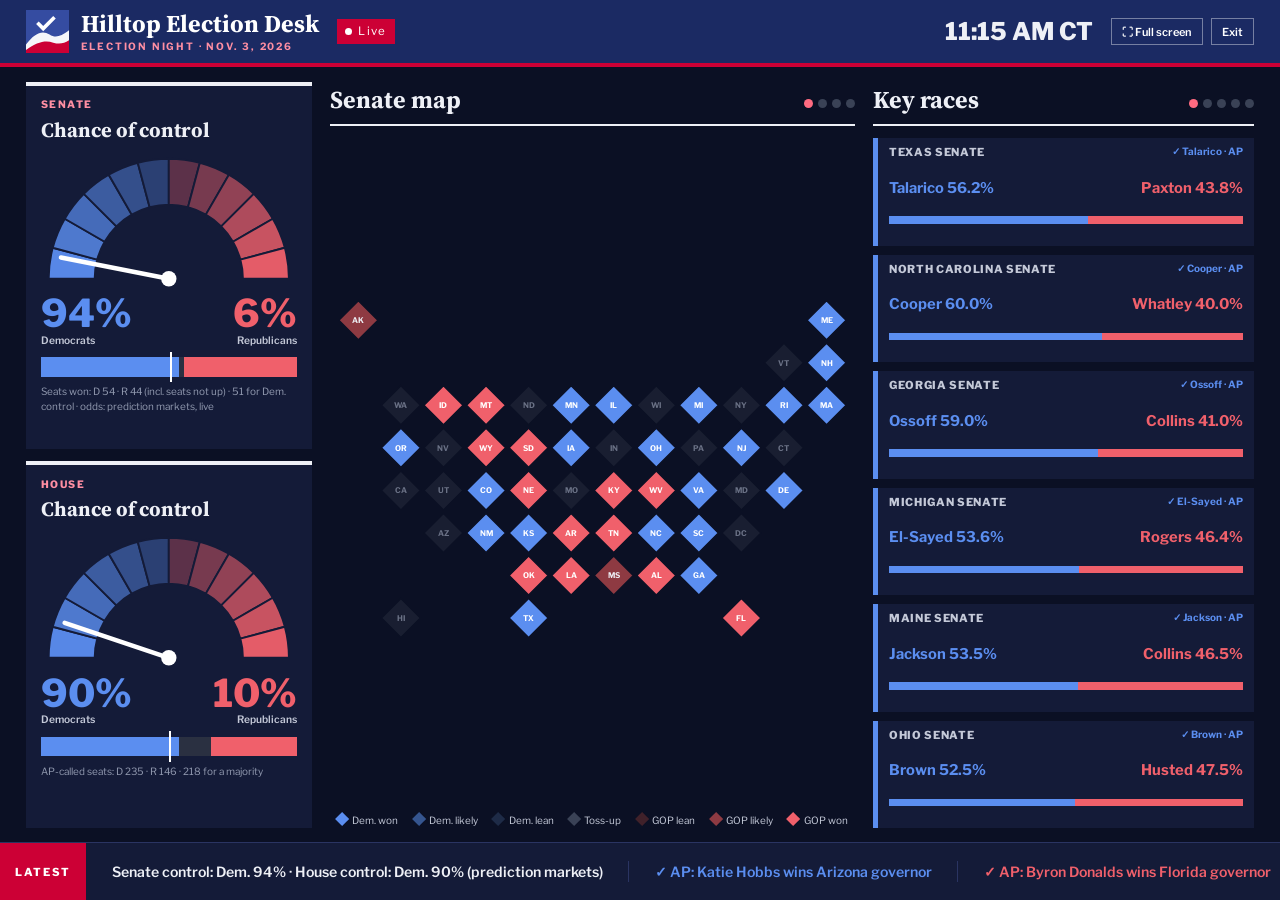
<file: tv.html>
<!doctype html>
<html lang="en">
<head>
<meta charset="utf-8">
<meta name="build" content="1793839029">
<meta name="viewport" content="width=device-width,initial-scale=1,viewport-fit=cover">
<title>Big Screen · Hilltop Election Desk</title>
<meta name="description" content="Full-screen election-night dashboard for a TV: control needles, rotating maps, key races and a live ticker.">
<meta property="og:title" content="Big Screen · Hilltop Election Desk">
<meta property="og:image" content="https://analyticsguy214.github.io/election/og.png">
<meta name="twitter:card" content="summary_large_image">
<meta name="theme-color" content="#1b2a63">
<link rel="icon" href="data:image/svg+xml,%3Csvg xmlns='http://www.w3.org/2000/svg' viewBox='0 0 32 32'%3E%3Crect width='32' height='32' fill='%23354CA1'/%3E%3Crect y='26' width='32' height='6' fill='%23CC0035'/%3E%3Ctext x='16' y='22' font-family='Georgia,serif' font-weight='700' font-size='20' fill='white' text-anchor='middle'%3EH%3C/text%3E%3C/svg%3E">
<link rel="preconnect" href="https://fonts.googleapis.com">
<link rel="preconnect" href="https://fonts.gstatic.com" crossorigin>
<link rel="stylesheet" href="https://fonts.googleapis.com/css2?family=Libre+Franklin:wght@400;500;600;700;800&family=Source+Serif+4:opsz,wght@8..60,600;8..60,700&display=swap">
<link rel="stylesheet" href="assets/styles.css?v=1793839029">
<link rel="stylesheet" href="assets/tv.css?v=1793839029">
</head>
<body class="tvmode">
<div class="tv">
  <header class="tv-top">
    <a class="tv-logo" href="./" aria-label="Back to Hilltop Election Desk"><svg viewBox="0 0 48 48" aria-hidden="true"><rect width="48" height="48" fill="#354CA1"/><path d="M0 38 C10 25 18 22 26 27 C32 31 38 30 48 22 V48 H0Z" fill="#fff" opacity=".95"/><path d="M0 44 C12 35 22 33 30 36 C37 38 42 37 48 33 V48 H0Z" fill="#CC0035"/><path d="M14 15.5 l5 5 l11-11" fill="none" stroke="#fff" stroke-width="4" stroke-linecap="square"/></svg><span><b>Hilltop Election Desk</b><small>Election night · Nov. 3, 2026</small></span></a>
    <span class="live off" id="tvLive"><i></i><span id="tvLiveTxt">Pre-election</span></span>
    <span class="tv-clock" id="tvClock"></span>
    <span class="tv-btns"><button type="button" id="tvFull">⛶ Full screen</button><a href="./">Exit</a></span>
  </header>
  <main class="tv-grid">
    <section class="tv-left" aria-label="Control of Congress">
      <div class="tv-card" id="tvSen"></div>
      <div class="tv-card" id="tvHou"></div>
    </section>
    <section class="tv-mid" aria-label="Rotating map">
      <div class="tv-midhead"><h2 id="tvPanelTitle">Senate map</h2><span class="tv-dots" id="tvDots"></span></div>
      <div class="tv-panel" id="tvPanel"></div>
      <div class="tv-legend" id="tvLegend"></div>
    </section>
    <section class="tv-right" aria-label="Key races">
      <div class="tv-midhead"><h2>Key races</h2><span class="tv-dots" id="tvRDots"></span></div>
      <div class="tv-races" id="tvRaces"></div>
    </section>
  </main>
  <footer class="tv-ticker"><span class="tlab">Latest</span><div class="tv-marq"><div class="tv-track" id="tvTrack"></div></div></footer>
</div>
<script src="assets/apdirect.js?v=1793839029"></script>
<script src="assets/core.js?v=1793839029"></script>
<script src="assets/tv.js?v=1793839029"></script>
</body>
</html>
</file>
<file: assets/styles.css>
/* Layout: newsroom results site. Utility bar, SMU-blue masthead + section nav, serif headline, balance-of-power module, Senate tile map, odds chart, then AP-style results tables in a two-column grid. */
:root{
  --smu-blue:#354CA1; --smu-navy:#1b2a63; --smu-red:#CC0035;
  --bg:#ffffff; --panel:#f6f7fb; --fg:#111522; --fg-2:#3b4255; --muted:#6b7286; --rule:#dfe2ea; --rule-strong:#111522;
  --dem:#1f62c4; --dem-2:#8fb0e3; --dem-3:#d6e2f5;
  --rep:#cf2a36; --rep-2:#ec9aa0; --rep-3:#f8dadc;
  --ind:#9a7614; --ind-2:#dcc78a;
  --neutral:#e3e5ec; --neutral-2:#c9cdd8;
  --nav-fg:#ffffff;
  --f-serif:"Source Serif 4",Georgia,"Times New Roman",serif;
  --f-sans:"Libre Franklin","Helvetica Neue",Arial,sans-serif;
}
@media (prefers-color-scheme: dark){ :root:not([data-theme="light"]){
  --bg:#0e111a; --panel:#161a26; --fg:#eef0f6; --fg-2:#c4c9d8; --muted:#929ab0; --rule:#2a3041; --rule-strong:#eef0f6;
  --dem:#5b8ef0; --dem-2:#35558f; --dem-3:#1e2b47; --rep:#f0606b; --rep-2:#8e3a42; --rep-3:#40212a;
  --ind:#d8b14e; --ind-2:#6b5726; --neutral:#2a3041; --neutral-2:#3a4256; --smu-navy:#141f4d; color-scheme:dark } }
:root[data-theme="dark"]{
  --bg:#0e111a; --panel:#161a26; --fg:#eef0f6; --fg-2:#c4c9d8; --muted:#929ab0; --rule:#2a3041; --rule-strong:#eef0f6;
  --dem:#5b8ef0; --dem-2:#35558f; --dem-3:#1e2b47; --rep:#f0606b; --rep-2:#8e3a42; --rep-3:#40212a;
  --ind:#d8b14e; --ind-2:#6b5726; --neutral:#2a3041; --neutral-2:#3a4256; --smu-navy:#141f4d; color-scheme:dark }
*{box-sizing:border-box}
html{scroll-padding-top:60px}
body{background:var(--bg);color:var(--fg);font-family:var(--f-sans);font-size:15px;line-height:1.5;-webkit-font-smoothing:antialiased}
body::before{content:"";position:fixed;inset:0 0 auto;height:env(safe-area-inset-top,0px);z-index:20;background:var(--smu-navy)}
.wrap{max-width:1160px;margin:0 auto;padding-left:max(16px,env(safe-area-inset-left,0px));padding-right:max(16px,env(safe-area-inset-right,0px))}
.num{font-variant-numeric:tabular-nums}

/* utility + masthead */
.util{background:var(--smu-navy);color:#d7dcef;font-size:12px}
.util .wrap{display:flex;justify-content:space-between;gap:12px;padding-block:7px;flex-wrap:wrap}
.util b{color:#fff;font-weight:600}
.mast{background:var(--smu-blue);color:var(--nav-fg);border-bottom:4px solid var(--smu-red);position:sticky;top:env(safe-area-inset-top,0px);z-index:15}
.mast .wrap{display:flex;align-items:center;gap:8px 28px;flex-wrap:wrap;padding-block:10px}
.brand{display:flex;align-items:center;gap:10px;text-decoration:none;color:#fff}
.brand .mark{width:34px;height:34px;border:2px solid #fff;display:grid;place-items:center;font-family:var(--f-serif);font-weight:700;font-size:19px;line-height:1}
.brand .name{font-family:var(--f-serif);font-weight:700;font-size:20px;letter-spacing:.005em;line-height:1.05}
.brand .name small{display:block;font-family:var(--f-sans);font-weight:600;font-size:10.5px;letter-spacing:.16em;text-transform:uppercase;opacity:.85}
nav.sections{display:flex;gap:2px;flex-wrap:wrap;margin-left:auto}
nav.sections button{background:none;border:0;color:#e6e9f6;font:600 13px var(--f-sans);padding:8px 11px;cursor:pointer;border-bottom:3px solid transparent;margin-bottom:-3px}
nav.sections button:hover{color:#fff}
nav.sections button[aria-selected="true"]{color:#fff;border-bottom-color:#fff}
button:focus-visible,a:focus-visible{outline:2px solid var(--smu-red);outline-offset:2px}

/* headline */
.hed{padding-block:26px 18px;border-bottom:1px solid var(--rule)}
.kicker{display:flex;align-items:center;gap:10px;font-size:12px;font-weight:700;letter-spacing:.12em;text-transform:uppercase;color:var(--smu-red)}
.live{display:inline-flex;align-items:center;gap:6px;background:var(--smu-red);color:#fff;padding:2px 8px;font-size:11px;letter-spacing:.1em}
.live i{width:7px;height:7px;border-radius:50%;background:#fff;animation:blink 1.2s infinite}
.live.off{background:var(--neutral);color:var(--fg-2)} .live.off i{background:var(--muted);animation:none}
@keyframes blink{50%{opacity:.25}}
@media (prefers-reduced-motion:reduce){.live i{animation:none}}
h1{font-family:var(--f-serif);font-weight:700;font-size:clamp(30px,5vw,46px);line-height:1.08;margin:8px 0 8px;letter-spacing:-.01em;text-wrap:balance}
.dek{font-size:17px;color:var(--fg-2);max-width:70ch;margin:0}
.byline{margin-top:12px;font-size:12.5px;color:var(--muted);display:flex;gap:6px 16px;flex-wrap:wrap}
.byline b{color:var(--fg);font-weight:600}

main .wrap{display:flex;flex-direction:column;gap:34px;padding-block:24px 48px}
.notice{border-left:3px solid var(--smu-red);background:var(--panel);padding:10px 14px;font-size:14px}
.slabel{font-size:12px;font-weight:700;letter-spacing:.12em;text-transform:uppercase;color:var(--fg);border-top:3px solid var(--rule-strong);padding-top:8px;margin:0 0 14px;display:flex;justify-content:space-between;gap:10px;flex-wrap:wrap}
.slabel span{font-weight:500;letter-spacing:0;text-transform:none;color:var(--muted)}

/* balance of power */
.bop{display:grid;grid-template-columns:1fr 1fr;gap:28px 40px}
@media (max-width:820px){.bop{grid-template-columns:1fr}}
.chamber{min-width:0}
.chamber h2{font-family:var(--f-serif);font-size:24px;margin:0 0 10px;display:flex;justify-content:space-between;align-items:baseline;gap:8px}
.chamber h2 span{font-family:var(--f-sans);font-size:12.5px;font-weight:500;color:var(--muted)}
.tallies{display:flex;justify-content:space-between;align-items:flex-end;margin-bottom:8px;gap:12px}
.tally .n{font-family:var(--f-sans);font-weight:800;font-size:38px;line-height:1}
.tally .l{font-size:12px;font-weight:600;color:var(--fg-2)}
.tally.r{text-align:right}
.tally.d .n{color:var(--dem)} .tally.r .n{color:var(--rep)}
.seats{position:relative;display:flex;height:34px;gap:0}
.seats .seg{height:100%;transition:flex-basis .6s ease}
.seats .mark{position:absolute;top:-6px;bottom:-6px;width:0;border-left:2px solid var(--rule-strong)}
.seats .mark span{position:absolute;top:-19px;left:50%;transform:translateX(-50%);font-size:11px;font-weight:700;white-space:nowrap;background:var(--bg);padding:0 4px}
.legend{display:flex;flex-wrap:wrap;gap:4px 14px;margin-top:10px;font-size:12px;color:var(--fg-2)}
.legend i{display:inline-block;width:11px;height:11px;vertical-align:-1px;margin-right:5px}
.prob{margin-top:14px;display:grid;grid-template-columns:auto 1fr auto;gap:10px;align-items:center;font-size:13px}
.prob .bar{display:flex;height:8px;background:var(--neutral)}
.prob .bar div{height:100%;transition:width .6s ease}
.prob b{font-weight:700}

/* map */
.mapgrid{display:grid;grid-template-columns:minmax(0,1.15fr) minmax(0,1fr);gap:28px 40px;align-items:start}
@media (max-width:820px){.mapgrid{grid-template-columns:1fr}}
.tilemap{display:grid;grid-template-columns:repeat(12,1fr);gap:3px;max-width:560px}
.tile{aspect-ratio:1;display:flex;flex-direction:column;align-items:center;justify-content:center;font-size:11px;font-weight:700;line-height:1.05;background:var(--neutral);color:var(--muted);border:0;padding:0;cursor:default;font-family:var(--f-sans)}
.tile small{font-weight:500;font-size:9px;opacity:.9}
.tile.up{cursor:pointer}
.tile.up:hover{outline:2px solid var(--rule-strong);outline-offset:-2px}
.maplegend{display:flex;flex-wrap:wrap;gap:6px 16px;font-size:12px;color:var(--fg-2);margin-top:12px}
.maplegend i{display:inline-block;width:12px;height:12px;vertical-align:-2px;margin-right:5px}
.chart{min-width:0}
.chart h3{font-family:var(--f-serif);font-size:20px;margin:0 0 4px}
.chart p{margin:0 0 10px;font-size:13px;color:var(--muted)}
.svgwrap{overflow-x:auto}

/* results tables */
.sechead{display:flex;justify-content:space-between;align-items:baseline;gap:10px;flex-wrap:wrap;border-top:3px solid var(--rule-strong);padding-top:8px;margin-bottom:6px}
.sechead h2{font-family:var(--f-serif);font-size:28px;margin:0}
.sechead span{font-size:13px;color:var(--muted)}
.secdek{color:var(--fg-2);font-size:14px;margin:0 0 16px;max-width:70ch}
.results{display:grid;grid-template-columns:repeat(2,minmax(0,1fr));gap:30px 40px}
@media (max-width:820px){.results{grid-template-columns:1fr}}
.rt{min-width:0;border-top:1px solid var(--rule);padding-top:12px}
.rt header{display:flex;justify-content:space-between;align-items:flex-start;gap:10px;margin-bottom:8px}
.rt h3{font-family:var(--f-serif);font-size:21px;margin:0;line-height:1.15}
.rt .office{font-size:12px;font-weight:600;text-transform:uppercase;letter-spacing:.08em;color:var(--muted);margin-top:2px}
.status{font-size:11.5px;font-weight:700;text-transform:uppercase;letter-spacing:.06em;padding:3px 8px;white-space:nowrap;border:1px solid var(--rule);color:var(--fg-2)}
.status.won-D{background:var(--dem);border-color:var(--dem);color:#fff}
.status.won-R{background:var(--rep);border-color:var(--rep);color:#fff}
.status.won-I{background:var(--ind);border-color:var(--ind);color:#fff}
.status.lean{border-color:currentColor}
table{width:100%;border-collapse:collapse;font-size:14px}
th{font-size:11px;font-weight:600;text-transform:uppercase;letter-spacing:.06em;color:var(--muted);text-align:right;padding:4px 0 6px;border-bottom:1px solid var(--rule-strong)}
th:first-child{text-align:left}
td{padding:8px 0;border-bottom:1px solid var(--rule);text-align:right;vertical-align:middle}
td:first-child{text-align:left}
td.c{display:flex;align-items:center;gap:8px;min-width:0}
td .sw{width:4px;align-self:stretch;flex:none}
td .nm{font-weight:600}
td .nm em{font-style:normal;font-weight:400;color:var(--muted);font-size:12.5px}
td .check{color:inherit;font-weight:800;margin-left:4px}
tr.win td .nm{font-weight:800}
td.pc{width:120px;font-weight:700}
td.pc .pbar{height:5px;background:var(--neutral);margin-top:4px}
td.pc .pbar i{display:block;height:100%;margin-left:auto;transition:width .6s ease}
td.vt{width:110px;color:var(--fg-2)}
.rfoot{display:flex;justify-content:space-between;align-items:center;gap:8px 16px;flex-wrap:wrap;font-size:12.5px;color:var(--fg-2);margin-top:8px}
.rfoot .rep{display:flex;align-items:center;gap:8px}
.meter{width:90px;height:5px;background:var(--neutral)}
.meter i{display:block;height:100%;background:var(--fg-2)}
.wp b{font-weight:700}
.note{font-size:12px;color:var(--muted);margin-top:4px}

footer{border-top:1px solid var(--rule);background:var(--panel)}
footer .wrap{padding-block:26px 40px;display:grid;grid-template-columns:repeat(auto-fit,minmax(260px,1fr));gap:24px;font-size:13px;color:var(--fg-2)}
footer h4{font-size:12px;font-weight:700;letter-spacing:.12em;text-transform:uppercase;color:var(--fg);margin:0 0 8px}
footer p{margin:0 0 8px}
footer a{color:var(--dem)}
footer ul{margin:0;padding-left:16px}
.empty{padding:28px;text-align:center;color:var(--muted);border:1px dashed var(--rule)}

.mkts,.mline{display:flex;flex-wrap:wrap;gap:4px 14px;align-items:baseline;font-size:12.5px;color:var(--fg-2);margin-top:8px}
.mlbl{font-size:10.5px;font-weight:700;letter-spacing:.1em;text-transform:uppercase;color:var(--muted)}
.mkts b,.mline b{color:var(--fg)}
.muted{color:var(--muted)}

.projgrid{display:grid;grid-template-columns:minmax(0,1.2fr) minmax(0,1fr);gap:28px 40px}
@media (max-width:820px){.projgrid{grid-template-columns:1fr}}
.projcard,.evcard{min-width:0}
.projtop{display:flex;align-items:center;gap:10px;margin-bottom:6px}
.projtop select{font:600 14px var(--f-sans);color:var(--fg);background:var(--bg);border:1px solid var(--rule);padding:6px 8px;max-width:100%}
.projcard h3{font-family:var(--f-serif);font-size:24px;margin:4px 0 10px}
.projnames{display:flex;justify-content:space-between;gap:12px;margin-bottom:8px}
.projnames .pn{min-width:0}
.projnames .pn:last-child{text-align:right}
.projnames .pv{font-weight:800;font-size:40px;line-height:1;font-variant-numeric:tabular-nums}
.projnames .pl{font-size:13px;font-weight:600;color:var(--fg-2)}
.projnames .pc{font-size:12.5px;color:var(--muted);font-variant-numeric:tabular-nums}
.projbar{position:relative;height:28px;background:var(--neutral);overflow:hidden}
.projbar .a,.projbar .b{position:absolute;top:0;bottom:0;transition:width .6s ease,left .6s ease}
.projbar .band{position:absolute;top:0;bottom:0;background:repeating-linear-gradient(135deg,rgba(255,255,255,.55) 0 4px,transparent 4px 8px);border-left:1px solid var(--bg);border-right:1px solid var(--bg)}
.projbar .mid{position:absolute;top:-2px;bottom:-2px;left:50%;border-left:2px dashed var(--rule-strong)}
.projscale{display:flex;justify-content:space-between;font-size:11px;color:var(--muted);margin-top:3px}
.projstats{display:grid;grid-template-columns:repeat(auto-fit,minmax(150px,1fr));gap:10px 18px;margin-top:14px;border-top:1px solid var(--rule);padding-top:12px}
.projstats .k{font-size:11px;font-weight:700;letter-spacing:.08em;text-transform:uppercase;color:var(--muted)}
.projstats .v{font-size:17px;font-weight:700;font-variant-numeric:tabular-nums}
.projstats .s{font-size:12px;color:var(--muted)}
.evcard h3{font-family:var(--f-serif);font-size:20px;margin:0 0 8px}
.evbig{font-weight:800;font-size:34px;line-height:1;font-variant-numeric:tabular-nums}
.evsub{font-size:13px;color:var(--fg-2);margin:4px 0 12px}
.evbar{position:relative;height:16px;background:var(--neutral);margin:6px 0 4px}
.evbar i{position:absolute;top:0;bottom:0;left:0;background:var(--smu-blue)}
.evbar b{position:absolute;top:0;bottom:0;background:var(--dem-3)}
.evbar .tick{position:absolute;top:-4px;bottom:-4px;border-left:2px solid var(--rule-strong)}
.evrow{display:flex;justify-content:space-between;gap:8px;font-size:12.5px;color:var(--fg-2);flex-wrap:wrap}
.evsplit{display:flex;height:12px;margin:6px 0 4px}
.evsplit div{height:100%}
.evblock{border-top:1px solid var(--rule);padding-top:12px;margin-top:14px}

.outc h2{font-family:var(--f-serif);font-size:24px;margin:0 0 8px}
.orow{display:grid;grid-template-columns:110px 64px 1fr;gap:4px 12px;align-items:baseline;padding:8px 0;border-bottom:1px solid var(--rule)}
.oname{font-weight:700}
.opct{font-weight:800;font-size:24px;line-height:1}
.odesc{font-size:13px;color:var(--fg-2)}
@media (max-width:480px){.orow{grid-template-columns:auto auto}.odesc{grid-column:1/-1}}

.ctygrid{display:grid;grid-template-columns:minmax(0,1.15fr) minmax(0,1fr);gap:28px 40px;align-items:start}
@media (max-width:820px){.ctygrid{grid-template-columns:1fr}}
.ctymap,.ctyside,.ctytable{min-width:0}
.seg-ctl{display:inline-flex;border:1px solid var(--rule);margin-bottom:10px;flex-wrap:wrap}
.seg-ctl button{background:var(--bg);color:var(--fg-2);border:0;border-right:1px solid var(--rule);font:600 12.5px var(--f-sans);padding:7px 12px;cursor:pointer}
.seg-ctl button:last-child{border-right:0}
.seg-ctl button[aria-selected="true"]{background:var(--fg);color:var(--bg)}
.mapbox{position:relative;max-width:600px}
#txMap{width:100%;height:auto;display:block}
#txMap path{stroke:var(--bg);stroke-width:.4;cursor:pointer}
#txMap path:hover,#txMap path.sel{stroke:var(--rule-strong);stroke-width:1.4}
#txMap .lbl{font:700 9px var(--f-sans);fill:var(--fg);pointer-events:none;paint-order:stroke;stroke:var(--bg);stroke-width:2.5px}
.maptip{position:absolute;z-index:3;background:var(--bg);border:1px solid var(--rule-strong);padding:8px 10px;font-size:12.5px;line-height:1.4;min-width:170px;max-width:240px;pointer-events:none;box-shadow:0 4px 14px rgba(0,0,0,.15)}
.maptip b{font-size:13.5px}
.ctylegend{display:flex;align-items:center;gap:8px;font-size:12px;color:var(--fg-2);margin-top:8px;flex-wrap:wrap}
.ctylegend .ramp{display:flex;height:10px;width:220px;max-width:60vw}
.ctylegend .ramp i{flex:1}
.ctyside h3,.ctytable h3{font-family:var(--f-serif);font-size:20px;margin:0 0 6px}
.dlegend{display:flex;gap:14px;font-size:12px;color:var(--fg-2);margin-top:6px}
.dlegend i{display:inline-block;width:11px;height:11px;vertical-align:-1px;margin-right:5px}
.ctytable{margin-top:22px}
.tblwrap{overflow-x:auto}
#ctyTable{min-width:640px}
#ctyTable td,#ctyTable th{padding:7px 8px}
#ctyTable th:first-child,#ctyTable td:first-child{padding-left:0}
#ctyTable tr{cursor:pointer}
#ctyTable tr:hover td{background:var(--panel)}
.mg{font-weight:700;font-variant-numeric:tabular-nums}
.splitbar{display:flex;height:6px;width:90px;margin-left:auto;margin-top:3px}

.status.hcall{border:1.5px dashed currentColor;background:var(--bg)}
.status small{font-size:9.5px;opacity:.85;margin-left:2px}

/* ===== Site chrome (v2): brand bar, nav bar, ticker, footer ===== */
:root{--brand-bg:var(--bg)}
.util .wrap{align-items:center}
.util .utilr{display:flex;align-items:center;gap:14px}
.util button{background:none;border:0;color:#d7dcef;font:600 12px var(--f-sans);cursor:pointer;padding:2px 0;display:inline-flex;align-items:center;gap:5px}
.util button:hover{color:#fff}
.brandbar{background:var(--brand-bg);border-bottom:1px solid var(--rule)}
.brandbar .wrap{display:flex;align-items:center;justify-content:space-between;gap:12px 24px;padding-block:14px;flex-wrap:wrap}
.logo{display:flex;align-items:center;gap:12px;text-decoration:none;color:var(--fg)}
.logo svg{width:46px;height:46px;flex:none}
.logo .wm{display:flex;flex-direction:column;line-height:1}
.logo .wm b{font-family:var(--f-serif);font-weight:700;font-size:clamp(24px,3.4vw,32px);letter-spacing:-.01em}
.logo .wm small{font:700 10.5px var(--f-sans);letter-spacing:.2em;text-transform:uppercase;color:var(--smu-red);margin-top:5px}
.brandcta{display:flex;align-items:center;gap:10px;flex-wrap:wrap}
.cta{display:inline-flex;align-items:center;gap:8px;text-decoration:none;font:700 13px var(--f-sans);padding:9px 14px;border:1.5px solid var(--fg);color:var(--fg)}
.cta.primary{background:var(--smu-red);border-color:var(--smu-red);color:#fff}
.cta .dot{width:8px;height:8px;border-radius:50%;background:currentColor;animation:blink 1.2s infinite}
.cta:hover{filter:brightness(1.08)}
.mast{background:var(--smu-blue);border-bottom:3px solid var(--smu-red)}
.mast .wrap{padding-block:0;gap:0}
.mast nav.sections{margin-left:0;gap:0;overflow-x:auto;scrollbar-width:none;flex-wrap:nowrap;width:100%}
.mast nav.sections::-webkit-scrollbar{display:none}
.mast nav.sections button,.mast nav.sections a{white-space:nowrap;padding:12px 14px;border-bottom:3px solid transparent;margin-bottom:-3px;color:#e6e9f6;font:600 13.5px var(--f-sans);text-decoration:none;display:inline-flex;align-items:center;gap:6px;background:none;border-top:0;border-left:0;border-right:0;cursor:pointer}
.mast nav.sections button:hover,.mast nav.sections a:hover{color:#fff;background:rgba(255,255,255,.06)}
.mast nav.sections [aria-selected="true"],.mast nav.sections [aria-current="page"]{color:#fff;border-bottom-color:#fff}
.mast nav.sections .sep{flex:1}
.mast nav.sections .livelink .dot{width:7px;height:7px;border-radius:50%;background:#ff6b81}
.mast .brand{display:none}
.ticker{background:var(--panel);border-bottom:1px solid var(--rule);overflow:hidden}
.ticker .wrap{display:flex;align-items:stretch;gap:0;padding-block:0}
.ticker .tlab{flex:none;display:flex;align-items:center;font:800 11px var(--f-sans);letter-spacing:.14em;text-transform:uppercase;color:var(--smu-red);padding-right:14px;border-right:1px solid var(--rule)}
.ticker .ttrack{display:flex;overflow-x:auto;scrollbar-width:none;gap:0;min-width:0}
.ticker .ttrack::-webkit-scrollbar{display:none}
.tk{flex:none;display:flex;flex-direction:column;justify-content:center;gap:2px;padding:8px 14px;border-right:1px solid var(--rule);text-decoration:none;color:var(--fg);min-width:150px}
.tk:hover{background:var(--bg)}
.tk .tn{font:700 10.5px var(--f-sans);letter-spacing:.08em;text-transform:uppercase;color:var(--fg-2);display:flex;justify-content:space-between;gap:8px}
.tk .tn em{font-style:normal;font-weight:600;color:var(--muted);letter-spacing:0;text-transform:none}
.tk .tc{display:flex;justify-content:space-between;gap:10px;font-size:12.5px;font-variant-numeric:tabular-nums}
.tk .tc b{font-weight:700}
.tk .tbar{display:flex;height:3px;background:var(--neutral);margin-top:2px}
.tk .tbar i{display:block;height:100%}
.byline .share{display:inline-flex;gap:6px}
.sharebtn{background:none;border:1px solid var(--rule);color:var(--fg);font:600 12px var(--f-sans);padding:5px 10px;cursor:pointer;display:inline-flex;align-items:center;gap:6px}
.sharebtn:hover{border-color:var(--fg)}
.toast{position:fixed;left:50%;bottom:calc(20px + env(safe-area-inset-bottom,0px));transform:translateX(-50%);background:var(--fg);color:var(--bg);font:600 13px var(--f-sans);padding:10px 16px;z-index:50}
.rail{display:grid;grid-template-columns:repeat(4,minmax(0,1fr));gap:14px}
@media (max-width:980px){.rail{grid-template-columns:repeat(2,minmax(0,1fr))}}
@media (max-width:520px){.rail{grid-template-columns:1fr}}
.rcard{display:block;text-decoration:none;color:var(--fg);border:1px solid var(--rule);border-top:4px solid var(--fg);padding:12px 14px 14px;background:var(--bg);min-width:0}
.rcard:hover{border-color:var(--fg-2)}
.rcard .rk{font:800 10.5px var(--f-sans);letter-spacing:.12em;text-transform:uppercase;color:var(--smu-red);display:flex;justify-content:space-between;gap:8px}
.rcard .rk span{color:var(--muted);font-weight:600;letter-spacing:.02em;text-transform:none}
.rcard h3{font-family:var(--f-serif);font-size:19px;margin:6px 0 10px;line-height:1.15}
.rcard .rs{display:flex;justify-content:space-between;align-items:flex-end;gap:8px}
.rcard .rs div{min-width:0}
.rcard .rs .p{font-weight:800;font-size:26px;line-height:1;font-variant-numeric:tabular-nums}
.rcard .rs .l{font-size:12px;color:var(--fg-2);font-weight:600;margin-top:3px}
.rcard .rs div:last-child{text-align:right}
.rcard .rb{display:flex;height:8px;margin-top:10px;background:var(--neutral)}
.rcard .rb i{display:block;height:100%}
.rcard .rf{font-size:11.5px;color:var(--muted);margin-top:7px}
footer.site{background:var(--smu-navy);color:#c9cfe6;border-top:4px solid var(--smu-red)}
footer.site .wrap{grid-template-columns:minmax(0,1.3fr) repeat(3,minmax(0,1fr));padding-block:34px 18px}
@media (max-width:860px){footer.site .wrap{grid-template-columns:1fr 1fr}}
@media (max-width:520px){footer.site .wrap{grid-template-columns:1fr}}
footer.site h4{color:#fff}
footer.site a{color:#fff}
footer.site p{color:#c9cfe6}
footer.site .logo{color:#fff}
footer.site .logo .wm small{color:#ff8fa3}
footer.site ul{list-style:none;padding:0;margin:0;display:flex;flex-direction:column;gap:6px}
footer.site .legal{grid-column:1/-1;border-top:1px solid rgba(255,255,255,.15);padding-top:14px;margin-top:6px;display:flex;justify-content:space-between;gap:8px 20px;flex-wrap:wrap;font-size:12px;color:#aab2d3}
footer.site details{margin-top:4px}
footer.site summary{cursor:pointer;color:#fff;font-weight:600;font-size:13px}

/* poll closings */
.pc-grid{display:grid;grid-template-columns:repeat(5,minmax(0,1fr));border-top:2px solid var(--rule-strong)}
@media (max-width:900px){.pc-grid{grid-template-columns:repeat(3,minmax(0,1fr))}}
@media (max-width:520px){.pc-grid{grid-template-columns:repeat(2,minmax(0,1fr))}}
.pc-slot{padding:12px 12px 14px;border-right:1px solid var(--rule);border-bottom:1px solid var(--rule);min-width:0}
.pc-slot.next{background:var(--rep-3);box-shadow:inset 0 3px 0 var(--smu-red)}
.pc-slot.done{opacity:.55}
.pc-t{font-family:var(--f-serif);font-weight:700;font-size:22px}
.pc-s{font-size:11px;font-weight:800;letter-spacing:.08em;text-transform:uppercase;color:var(--smu-red);min-height:16px;margin:2px 0 8px}
.pc-slot.done .pc-s{color:var(--muted)}
.pc-st{display:flex;flex-wrap:wrap;gap:4px}
.pc-st span{font:700 11.5px var(--f-sans);background:var(--panel);border:1px solid var(--rule);padding:3px 6px}
.pc-n{font-size:12px;color:var(--fg-2);margin-top:8px}
/* needles */
.rcard .needle{display:block;width:100%;max-width:220px;margin:-2px auto 4px}
/* live tv */
.tvwrap{max-width:900px}
.tvtabs{display:flex;gap:0;border:1px solid var(--rule);width:max-content;max-width:100%;overflow-x:auto;margin-bottom:10px}
.tvtabs button{background:var(--bg);color:var(--fg-2);border:0;border-right:1px solid var(--rule);font:600 13px var(--f-sans);padding:8px 14px;cursor:pointer;white-space:nowrap}
.tvtabs button:last-child{border-right:0}
.tvtabs button[aria-selected="true"]{background:var(--fg);color:var(--bg)}
.tvbox{position:relative;aspect-ratio:16/9;max-width:100%;background:#0b0f1c;border:1px solid var(--rule)}
.tvbox iframe{position:absolute;inset:0;width:100%;height:100%;border:0}
.tvplay{position:absolute;inset:0;width:100%;display:flex;flex-direction:column;align-items:center;justify-content:center;gap:10px;background:linear-gradient(160deg,#1b2a63,#0b0f1c);color:#fff;border:0;cursor:pointer;font:700 18px var(--f-sans);padding:20px;text-align:center}
.tvplay small{font:500 12.5px var(--f-sans);color:#c9cfe6;max-width:420px}
.tvplay .tri{width:0;height:0;border-left:26px solid #fff;border-top:16px solid transparent;border-bottom:16px solid transparent;margin-left:6px}
.tvopen{display:inline-block;margin-top:8px;font-size:13px;color:var(--dem)}
/* splash */
.splash{position:fixed;inset:0;z-index:100;display:flex;flex-direction:column;align-items:center;justify-content:center;gap:14px;background:radial-gradient(1200px 600px at 30% 40%,rgba(53,76,161,.12),transparent),radial-gradient(900px 500px at 75% 60%,rgba(204,0,53,.10),transparent),var(--bg);transition:opacity .45s ease;text-align:center;padding:24px}
.splash.out{opacity:0;pointer-events:none}
.splash svg.lg{width:88px;height:88px}
.splash .sw{font-family:var(--f-serif);font-weight:700;font-size:clamp(28px,6vw,44px);line-height:1.05}
.splash .sd{font:700 12px var(--f-sans);letter-spacing:.2em;text-transform:uppercase;color:var(--fg-2)}
.splash .sl{font:800 12px var(--f-sans);letter-spacing:.2em;text-transform:uppercase;color:var(--smu-red);display:flex;align-items:center;gap:8px}
.splash .sl i{width:9px;height:9px;border-radius:50%;background:var(--smu-red);animation:blink 1.2s infinite}
.splash .sbar{width:min(420px,80vw);height:3px;background:var(--rule);overflow:hidden;margin-top:6px}
.splash .sbar i{display:block;height:100%;width:40%;background:linear-gradient(90deg,var(--smu-red),var(--smu-blue));animation:sload 1.1s ease-in-out infinite}
.splash .sm{font:600 12px var(--f-sans);letter-spacing:.24em;text-transform:uppercase;color:var(--muted)}
@keyframes sload{0%{transform:translateX(-100%)}100%{transform:translateX(250%)}}
@media (prefers-reduced-motion:reduce){.splash .sbar i{animation:none;width:100%}.splash{transition:none}}

.ract{display:flex;gap:6px;justify-content:flex-end;margin-top:8px}

.tvtabs{flex-wrap:wrap}
.tvtabs .tvgrp{flex-basis:100%;font:800 10px var(--f-sans);letter-spacing:.14em;text-transform:uppercase;color:var(--muted);margin:6px 0 2px}
.tvtabs .tvgrp:first-child{margin-top:0}
.tvdot{display:inline-block;width:7px;height:7px;border-radius:50%;margin-right:6px;vertical-align:1px;background:var(--neutral-2,#9aa)}
.tvtabs .is-live .tvdot{background:#e0002a;box-shadow:0 0 0 0 rgba(224,0,42,.6);animation:tvpulse 1.6s infinite}
.tvtabs .is-off{opacity:.72}
@keyframes tvpulse{70%{box-shadow:0 0 0 6px rgba(224,0,42,0)}100%{box-shadow:0 0 0 0 rgba(224,0,42,0)}}
@media (prefers-reduced-motion:reduce){.tvtabs .is-live .tvdot{animation:none}}
.tvoff{position:absolute;inset:0;display:flex;flex-direction:column;align-items:center;justify-content:center;gap:8px;padding:20px;text-align:center;color:#e8ebf4;font-size:14px}
.tvoff b{font-family:var(--f-serif);font-size:20px}
.tvoff span{max-width:460px;color:#b8bfd2}
.tvstatus{font-size:12px;color:var(--muted);margin-top:6px}
.sr-only{position:absolute;width:1px;height:1px;overflow:hidden;clip:rect(0 0 0 0);white-space:nowrap}
.tvtabs{width:auto;border:0;gap:6px;overflow:visible}
.tvtabs button,.tvtabs button:last-child{border:1px solid var(--rule)}
.tvtabs button[aria-selected="true"] .tvdot{background:#ff5a75}

.tvoff .tvtry{color:#fff;border:1px solid rgba(255,255,255,.5);padding:6px 12px;text-decoration:none;font-weight:700;font-size:13px;margin-top:4px}

.vin-tabs{display:flex;flex-wrap:wrap;gap:6px;margin-bottom:10px}
.vin-tabs button{background:var(--bg);color:var(--fg-2);border:1px solid var(--rule);font:600 13px var(--f-sans);padding:6px 12px;cursor:pointer}
.vin-tabs button span{color:var(--muted);font-weight:700;margin-left:4px}
.vin-tabs button[aria-selected="true"]{background:var(--fg);color:var(--bg)}
.vin-tabs button[aria-selected="true"] span{color:inherit;opacity:.7}
.vin-grid{display:grid;grid-template-columns:repeat(auto-fill,minmax(230px,1fr));gap:10px}
.vin-c{border:1px solid var(--rule);border-top:3px solid var(--fg);padding:8px 10px;background:var(--bg)}
.vin-h{display:flex;justify-content:space-between;gap:8px;font:800 12px var(--f-sans);letter-spacing:.04em;text-transform:uppercase;margin-bottom:6px}
.vin-h span:last-child{font-weight:700;text-transform:none;letter-spacing:0;color:var(--fg-2)}
.vin-r{display:grid;grid-template-columns:8px 1fr auto auto;gap:8px;align-items:center;font-size:13px;font-variant-numeric:tabular-nums;padding:2px 0}
.vin-r i{width:8px;height:8px;border-radius:50%}
.vin-r .nm{font-weight:700;overflow:hidden;text-overflow:ellipsis;white-space:nowrap}
.vin-r .pc{font-weight:800}
.vin-r .vv{color:var(--muted);font-size:12px;min-width:64px;text-align:right}
.vin-b{display:flex;height:5px;background:var(--neutral,#e6e8ee);margin-top:6px}
.vin-b i{display:block;height:100%}
.vin-empty{color:var(--fg-2);font-size:14px;margin:4px 0 0}
.vin-more{margin-top:10px;background:none;border:1px solid var(--rule);color:var(--fg);font:700 13px var(--f-sans);padding:7px 14px;cursor:pointer}

.vin-bar{display:flex;flex-wrap:wrap;gap:8px 12px;align-items:center;justify-content:space-between;margin-bottom:8px}
.vin-stat{display:flex;border:1px solid var(--fg)}
.vin-stat button{background:var(--bg);color:var(--fg);border:0;border-right:1px solid var(--fg);font:700 13px var(--f-sans);padding:7px 12px;cursor:pointer}
.vin-stat button:last-child{border-right:0}
.vin-stat button span{font-weight:600;color:var(--muted);margin-left:4px}
.vin-stat button[aria-pressed="true"]{background:var(--fg);color:var(--bg)}
.vin-stat button[aria-pressed="true"] span{color:inherit;opacity:.7}
.vin-q{flex:1 1 200px;max-width:280px;font:500 14px var(--f-sans);padding:7px 10px;border:1px solid var(--rule);background:var(--bg);color:var(--fg)}
@media (max-width:520px){.vin-q{max-width:none}}
</file>
<file: assets/pages.css>
/* Results map + forecast pages. Reuses tokens from styles.css. */
main.pg .wrap{display:flex;flex-direction:column;gap:30px;padding-block:0 48px}
main.pg .hed{padding-bottom:16px}
.seg-ctl{display:inline-flex;border:1px solid var(--rule);flex-wrap:wrap;width:max-content;max-width:100%}
.seg-ctl button{background:var(--bg);color:var(--fg-2);border:0;border-right:1px solid var(--rule);font:600 13px var(--f-sans);padding:8px 14px;cursor:pointer}
.seg-ctl button:last-child{border-right:0}
.seg-ctl button[aria-selected="true"]{background:var(--fg);color:var(--bg)}
.mapsec{display:flex;flex-direction:column;gap:12px}
.tally{display:grid;grid-template-columns:1fr auto 1fr;gap:10px 20px;align-items:end}
.tally .side .n{font-weight:800;font-size:44px;line-height:1;font-variant-numeric:tabular-nums}
.tally .side .l{font-size:12.5px;font-weight:600;color:var(--fg-2)}
.tally .side.r{text-align:right}
.tally .mid{text-align:center;font-size:12.5px;color:var(--fg-2)}
.tally .mid b{display:block;font-family:var(--f-serif);font-size:20px;color:var(--fg)}
.tally .bar{grid-column:1/-1;position:relative;display:flex;height:30px;background:var(--neutral)}
.tally .bar .seg{height:100%;transition:flex-basis .5s ease}
.tally .bar .mk{position:absolute;top:-6px;bottom:-6px;border-left:2px solid var(--rule-strong)}
.dmap-wrap{position:relative;max-width:820px;width:100%;margin:0 auto}
#dmap{width:100%;height:auto;display:block}
#dmap .dm{stroke:var(--bg);stroke-width:2;cursor:pointer;transition:fill .4s ease}
#dmap .dm:hover{stroke:var(--rule-strong)}
#dmap text{font:700 11px var(--f-sans);pointer-events:none}
.dlegend2{display:flex;flex-wrap:wrap;gap:6px 16px;justify-content:center;font-size:12px;color:var(--fg-2)}
.dlegend2 i{display:inline-block;width:11px;height:11px;transform:rotate(45deg);margin-right:6px;vertical-align:0}
.maptip{position:absolute;z-index:3;background:var(--bg);border:1px solid var(--rule-strong);padding:8px 10px;font-size:12.5px;line-height:1.4;min-width:170px;max-width:250px;pointer-events:none;box-shadow:0 4px 14px rgba(0,0,0,.15)}
.board{display:grid;grid-template-columns:repeat(3,minmax(0,1fr));gap:18px}
@media (max-width:760px){.board{grid-template-columns:1fr}}
.board h3{font-size:12px;font-weight:800;letter-spacing:.1em;text-transform:uppercase;margin:0 0 8px;padding-bottom:6px;border-bottom:2px solid var(--rule-strong);display:flex;justify-content:space-between}
.board h3 span{color:var(--muted);font-weight:600}
.dgrid{display:flex;flex-wrap:wrap;gap:6px 4px}
.dz{width:54px;display:flex;flex-direction:column;align-items:center;gap:3px;text-decoration:none;color:var(--fg)}
.dz .dd{width:30px;height:30px;transform:rotate(45deg);margin:6px;border:1px solid var(--rule)}
.dz small{font:700 10px var(--f-sans);white-space:nowrap}
.rtable{width:100%;font-size:13px;min-width:620px}
.rtable th,.rtable td{padding:8px 8px}
.rtable th:first-child,.rtable td:first-child{padding-left:0}
.rtable td.l,.rtable th.l{text-align:left}
.pill{display:inline-block;font:700 11px var(--f-sans);letter-spacing:.04em;padding:2px 7px;border:1px solid var(--rule);white-space:nowrap}
.pill.D{background:var(--dem);border-color:var(--dem);color:#fff}.pill.R{background:var(--rep);border-color:var(--rep);color:#fff}.pill.I{background:var(--ind);border-color:var(--ind);color:#fff}
.pill.hc{border-style:dashed}
.tblwrap{overflow-x:auto}
/* forecast */
.fc-controls{display:grid;grid-template-columns:repeat(4,minmax(0,1fr));gap:16px 24px;align-items:end;border:1px solid var(--rule);padding:16px;background:var(--panel)}
@media (max-width:980px){.fc-controls{grid-template-columns:repeat(2,minmax(0,1fr))}}
@media (max-width:560px){.fc-controls{grid-template-columns:1fr}}
.ctl-g{display:flex;flex-direction:column;gap:6px;min-width:0;border:0;padding:0;margin:0}
.ctl-g label,.ctl-g legend{font-size:12px;font-weight:700;color:var(--fg)}
.ctl-g legend{margin-bottom:4px;padding:0}
fieldset.ctl-g label{font-weight:500;display:flex;gap:6px;align-items:center;color:var(--fg-2)}
.ctl-g output{font-weight:800;margin-left:6px}
.ctl-g input[type=range]{width:100%;accent-color:var(--smu-blue)}
.ctl-g select{font:600 13px var(--f-sans);padding:7px;border:1px solid var(--rule);background:var(--bg);color:var(--fg);max-width:100%}
.ctl-s{display:flex;justify-content:space-between;font-size:11px;color:var(--muted)}
.fc-controls .cta{justify-content:center;cursor:pointer;border:0;font-family:var(--f-sans)}
.fc-cards{display:grid;grid-template-columns:repeat(3,minmax(0,1fr));gap:14px}
@media (max-width:860px){.fc-cards{grid-template-columns:1fr}}
.fc-two{display:grid;grid-template-columns:1fr 1fr;gap:24px 36px}
@media (max-width:860px){.fc-two{grid-template-columns:1fr}}
.fc-two>div{min-width:0}
.tipbars{display:flex;flex-direction:column;gap:6px;max-width:640px}
.tipbars .tb{display:grid;grid-template-columns:140px 1fr 48px;gap:10px;align-items:center;font-size:13px}
.tipbars .tb div{height:14px;background:var(--smu-blue)}
.scenhl td{background:var(--panel)}

.final .final-hed{font-family:var(--f-serif);font-size:clamp(20px,2.6vw,26px);font-weight:700;line-height:1.25;margin:0 0 16px;max-width:60ch;text-wrap:balance}
.fc-cards.fin4{grid-template-columns:repeat(4,minmax(0,1fr))}
@media (max-width:980px){.fc-cards.fin4{grid-template-columns:repeat(2,minmax(0,1fr))}}
@media (max-width:520px){.fc-cards.fin4{grid-template-columns:1fr}}
.callcard{border:1px solid var(--rule);border-top:4px solid var(--fg);padding:12px 14px;min-width:0}
.callcard .k{font:800 10.5px var(--f-sans);letter-spacing:.12em;text-transform:uppercase;color:var(--smu-red)}
.callcard .c{font-family:var(--f-serif);font-size:22px;font-weight:700;margin:6px 0 4px}
.callcard .s{font-weight:700;font-size:14px;font-variant-numeric:tabular-nums}
.callcard .r{font-size:12px;color:var(--muted);margin-top:4px}
.callcard .pb{display:flex;height:6px;margin-top:10px;background:var(--neutral)}
.fin-two{display:grid;grid-template-columns:minmax(0,1.1fr) minmax(0,1fr);gap:24px 36px;margin-top:22px}
@media (max-width:860px){.fin-two{grid-template-columns:1fr}}
.fin-two>div{min-width:0}
.fin-two h3{font-size:12px;font-weight:800;letter-spacing:.1em;text-transform:uppercase;margin:0 0 10px;padding-bottom:6px;border-bottom:2px solid var(--rule-strong)}
.callgrid{display:flex;flex-wrap:wrap;gap:8px}
.cg{display:flex;align-items:center;gap:8px;border:1px solid var(--rule);padding:6px 10px 6px 6px;font-size:12.5px;min-width:0}
.cg .dd{width:18px;height:18px;transform:rotate(45deg);margin:3px;flex:none}
.cg b{font-weight:800}
.cg small{color:var(--muted)}
.factors{margin:0;padding-left:20px;display:flex;flex-direction:column;gap:10px;font-size:14px}
.factors li b{display:block;margin-bottom:2px}
.factors.flips{list-style:none;padding:0}
.factors.flips li{border-left:3px solid var(--smu-red);padding-left:10px}
.txbar{display:flex;height:8px;width:140px;background:var(--neutral);margin-top:4px}

#finalTx{min-width:0}
#finalTx td{vertical-align:top}
</file>
<file: assets/texas.css>
/* Texas Live desk: three columns (races · map · race panel) that stack on phones. Reuses tokens from styles.css. */
.navlink{color:#e6e9f6;font:600 13px var(--f-sans);padding:8px 11px;text-decoration:none;border-bottom:3px solid transparent;margin-bottom:-3px}
.navlink:hover{color:#fff}
.navlink[aria-current="page"]{color:#fff;border-bottom-color:#fff}

.callstrip{background:var(--panel);border-bottom:1px solid var(--rule)}
.callstrip .wrap{display:flex;gap:6px 18px;flex-wrap:wrap;padding-block:10px;align-items:center}
.chip{display:flex;flex-direction:column;gap:3px;min-width:0;background:none;border:0;padding:0;text-align:left;cursor:pointer;font-family:var(--f-sans);color:var(--fg)}
.chip .cn{font-size:11px;font-weight:700;letter-spacing:.08em;text-transform:uppercase;color:var(--fg-2)}
.chip .cs{font-size:12px;font-weight:700;padding:3px 8px;background:var(--fg);color:var(--bg);white-space:nowrap}
.chip .cs.won-D{background:var(--dem);color:#fff}.chip .cs.won-R{background:var(--rep);color:#fff}
.chip .cs.hc{background:var(--bg);border:1.5px dashed currentColor}
.chip .cs.lean{background:var(--bg);border:1px solid currentColor}
.chip[aria-pressed="true"] .cn{color:var(--fg);text-decoration:underline;text-underline-offset:3px}

.txlive .wrap{padding-block:18px 40px}
.txhead{display:flex;justify-content:space-between;align-items:center;gap:8px 20px;flex-wrap:wrap;margin-bottom:12px}
.txhead .byline{margin:0}
.txgrid{display:grid;grid-template-columns:minmax(0,300px) minmax(0,1fr) minmax(0,380px);gap:24px 30px;align-items:start}
@media (max-width:1100px){.txgrid{grid-template-columns:minmax(0,1fr) minmax(0,1fr)}.txleft{grid-column:1/-1;order:3}}
@media (max-width:760px){.txgrid{grid-template-columns:1fr}.txright{order:1}.txmid{order:2}}
.txcol{min-width:0}

/* race list */
.racelist{display:flex;flex-direction:column;gap:2px;margin-bottom:22px}
.rl{display:block;width:100%;text-align:left;background:none;border:0;border-left:3px solid transparent;padding:7px 8px;cursor:pointer;font-family:var(--f-sans);color:var(--fg)}
.rl:hover{background:var(--panel)}
.rl[aria-pressed="true"]{border-left-color:var(--smu-red);background:var(--panel)}
.rl .rn{display:flex;justify-content:space-between;gap:8px;font-size:12.5px;font-weight:700;margin-bottom:4px}
.rl .rn span{font-weight:600;color:var(--muted);font-size:11.5px;white-space:nowrap}
.rl .rb{position:relative;display:flex;height:18px;border:1px solid var(--rule);overflow:hidden}
.rl .rb .h{position:absolute;inset:0;background:repeating-linear-gradient(135deg,var(--neutral) 0 3px,transparent 3px 7px)}
.rl .rb .d,.rl .rb .r{position:relative;height:100%;transition:width .5s ease}
.rl .rb .gap{flex:1}
.rl .rb .mid{position:absolute;left:50%;top:-1px;bottom:-1px;border-left:1.5px solid var(--rule-strong)}
.rl .rv{display:flex;justify-content:space-between;font-size:11.5px;margin-top:3px;font-variant-numeric:tabular-nums}
.rl .rv b{font-weight:700}
.rl .grp{font-size:10.5px;font-weight:700;letter-spacing:.1em;text-transform:uppercase;color:var(--muted);padding:10px 8px 2px}

/* votes left */
.vlhead{margin-top:6px}
.vltable{width:100%;font-size:12.5px}
.vltable th{font-size:10.5px;padding:4px 4px 6px}
.vltable td{padding:6px 4px}
.vltable td:first-child,.vltable th:first-child{padding-left:0}
.vltable tr[data-id]{cursor:pointer}
.vltable tr[data-id]:hover td{background:var(--panel)}
.morebtn{margin-top:8px;background:none;border:1px solid var(--rule);color:var(--fg);font:600 12.5px var(--f-sans);padding:6px 10px;cursor:pointer}

/* map */
.maptitle{display:flex;justify-content:space-between;align-items:baseline;gap:10px;flex-wrap:wrap}
.maptitle h2{font-family:var(--f-serif);font-size:26px;margin:0 0 8px}
.maptitle span{font-size:12.5px;color:var(--muted)}
.txmid .mapbox{max-width:none}
.buckets{display:flex;gap:2px;margin-top:8px;flex-wrap:wrap;align-items:flex-end}
.buckets .bk{display:flex;flex-direction:column;align-items:center;min-width:34px;flex:1;max-width:52px}
.buckets .bk small{font-size:10px;color:var(--muted)}
.buckets .bk b{display:block;width:100%;text-align:center;font-size:11.5px;padding:3px 0;color:#fff;font-variant-numeric:tabular-nums}
.buckets .bl{font-size:11px;color:var(--muted);margin-right:6px;align-self:center}

/* race panel */
.rp-top{display:flex;align-items:center;gap:10px;font-size:12.5px;color:var(--fg-2)}
.rp-title{display:flex;justify-content:space-between;align-items:baseline;gap:10px;border-bottom:2px solid var(--rule-strong);padding-bottom:6px;margin:6px 0 8px}
.rp-title h2{font-family:var(--f-serif);font-size:30px;margin:0;line-height:1.05}
.rp-in{font-size:13px;color:var(--fg-2)}
.rp-in b{font-size:26px;font-weight:800;color:var(--fg)}
.rp-status{min-height:26px;margin-bottom:6px}
.rp-cands{display:grid;grid-template-columns:1fr auto 1fr;gap:8px;align-items:end}
.rp-c{min-width:0}
.rp-c.r{text-align:right}
.rp-c .party{font-size:10.5px;font-weight:700;letter-spacing:.08em;text-transform:uppercase;color:var(--muted)}
.rp-c .nm{font-size:17px;font-weight:700;margin:2px 0}
.rp-c .pc{font-size:34px;font-weight:800;line-height:1;font-variant-numeric:tabular-nums}
.rp-c .vt{font-size:12px;color:var(--fg-2);font-variant-numeric:tabular-nums;margin-top:3px}
.gauge{width:150px;text-align:center}
.gauge svg{width:150px;height:auto;display:block}
.gauge-txt{font-size:11.5px;color:var(--fg-2);line-height:1.3}
.gauge-txt b{font-size:15px}
.xbar{position:relative;display:flex;height:26px;border:1px solid var(--rule-strong);margin-top:14px;overflow:hidden;background:repeating-linear-gradient(135deg,var(--neutral) 0 3px,transparent 3px 7px)}
.xbar .d,.xbar .r{height:100%;transition:width .5s ease}
.xbar .gap{flex:1;display:flex;align-items:center;justify-content:center;font-size:12px;font-weight:600;color:var(--fg-2);white-space:nowrap;overflow:hidden}
.xbar .maj{position:absolute;left:50%;top:-3px;bottom:-3px;border-left:2px solid var(--rule-strong)}
.xbar-lbl{display:flex;justify-content:space-between;font-size:11.5px;color:var(--muted);margin-top:3px;gap:8px;flex-wrap:wrap}
.rp-block{border-top:1px solid var(--rule);margin-top:16px;padding-top:12px}
.rp-block h3{font-size:12px;font-weight:700;letter-spacing:.12em;text-transform:uppercase;margin:0 0 8px}
.rp-proj{display:grid;grid-template-columns:repeat(2,minmax(0,1fr));gap:10px 16px}
.rp-proj .k{font-size:10.5px;font-weight:700;letter-spacing:.08em;text-transform:uppercase;color:var(--muted)}
.rp-proj .v{font-size:17px;font-weight:800;font-variant-numeric:tabular-nums}
.rp-proj .s{font-size:11.5px;color:var(--muted)}
.vtrow{display:grid;grid-template-columns:110px 1fr auto;gap:10px;align-items:center;padding:5px 0;font-size:12.5px}
.vtrow .vbar{display:flex;height:16px;border:1px solid var(--rule);background:repeating-linear-gradient(135deg,var(--neutral) 0 3px,transparent 3px 7px)}
.vtrow .vbar div{height:100%}
.vtrow .mg{min-width:52px;text-align:right}
.rp-odds{display:flex;flex-direction:column;gap:5px;font-size:12.5px;color:var(--fg-2)}
.rp-odds b{color:var(--fg)}
.badge{display:inline-flex;align-items:center;gap:6px;font-size:11.5px;font-weight:700;text-transform:uppercase;letter-spacing:.06em;padding:4px 9px;border:1px solid var(--rule);color:var(--fg-2)}
.badge.won-D{background:var(--dem);border-color:var(--dem);color:#fff}
.badge.won-R{background:var(--rep);border-color:var(--rep);color:#fff}
.badge.hc{border:1.5px dashed currentColor}
.txhead .byline{display:block;font-size:12.5px;color:var(--muted)}
.txhead .byline b{color:var(--fg);font-weight:600}
.buckets{display:grid;grid-template-columns:repeat(10,minmax(0,1fr));gap:2px;max-width:520px}
.buckets .bl{grid-column:1/-1;margin:0 0 2px}
.buckets .bk{max-width:none;min-width:0}
@media (max-width:760px){.rp-c .pc{font-size:28px}.rp-c .nm{font-size:15px}.callstrip .wrap{flex-wrap:nowrap;overflow-x:auto;scrollbar-width:none}}

.xbar .gap span{position:relative;z-index:1;background:var(--bg);padding:1px 6px}

.eday{grid-column:1/-1;margin-top:36px;border-top:3px solid var(--fg);padding-top:14px}
.eday-head{display:flex;flex-wrap:wrap;align-items:baseline;justify-content:space-between;gap:6px 16px}
.eday-head h2{font-family:var(--f-serif);font-size:24px;margin:0}
.eday-head span{font-size:13px;font-weight:700;color:var(--fg-2)}
.eday-k{display:grid;grid-template-columns:repeat(4,minmax(0,1fr));gap:16px;margin:14px 0 10px}
.eday-k b{display:block;font-size:26px;font-weight:800;font-variant-numeric:tabular-nums;line-height:1.1}
.eday-k span{font-size:12px;color:var(--muted)}
@media (max-width:700px){.eday-k{grid-template-columns:repeat(2,minmax(0,1fr))}}
.eday-bar{display:flex;height:14px;background:var(--neutral,#e6e8ee)}
.eday-bar i,.eday-lg i{display:block;height:100%}
.eday-bar .ev,.eday-lg .ev{background:#354CA1}
.eday-bar .ed,.eday-lg .ed{background:#CC0035}
.eday-lg .lf{background:var(--neutral,#e6e8ee);border:1px solid var(--rule)}
.eday-lg{display:flex;flex-wrap:wrap;gap:4px 16px;font-size:12px;color:var(--fg-2);margin:6px 0 14px}
.eday-lg i{display:inline-block;width:10px;height:10px;margin-right:5px;vertical-align:-1px}
.eday-scroll{overflow-x:auto}
.eday-t{width:100%;border-collapse:collapse;font-size:13px;font-variant-numeric:tabular-nums;min-width:640px}
.eday-t th,.eday-t td{padding:7px 10px;text-align:right;border-bottom:1px solid var(--rule);white-space:nowrap}
.eday-t th:first-child,.eday-t tbody th{text-align:left}
.eday-t thead th{font-size:11px;text-transform:uppercase;letter-spacing:.06em;color:var(--muted);white-space:normal;vertical-align:bottom}
.eday-t tr.hl{background:color-mix(in srgb,#354CA1 9%,transparent)}
.eday-t small{color:var(--muted);font-weight:600}
.eday-t .mut,.eday-t td.mut{color:var(--muted)}
.eday-foot{font-size:12px;color:var(--muted);max-width:900px;margin-top:10px}
.eday-t tbody th{text-transform:none;letter-spacing:0;font-size:13px;font-weight:700;color:var(--fg)}

.leg{grid-column:1/-1;margin-top:36px;border-top:3px solid var(--fg);padding-top:14px}
.leg-grid{display:grid;grid-template-columns:minmax(0,1.6fr) minmax(0,1fr);gap:28px;margin-top:12px}
@media (max-width:900px){.leg-grid{grid-template-columns:1fr}}
.leg-ch h3{font:800 13px var(--f-sans);letter-spacing:.12em;text-transform:uppercase;margin:0 0 8px}
.leg-nums{display:flex;justify-content:space-between;align-items:flex-end;gap:10px}
.leg-nums b{display:block;font-size:34px;font-weight:800;line-height:1;font-variant-numeric:tabular-nums}
.leg-nums span{font-size:12px;color:var(--muted)}
.leg-nums div:last-child{text-align:right}
.leg-need{text-align:center;font-size:12px;color:var(--fg-2)}
.leg-bar{position:relative;display:flex;height:16px;background:var(--neutral,#e6e8ee);margin:8px 0 6px}
.leg-bar i{display:block;height:100%}
.leg-bar .mk{position:absolute;top:-5px;bottom:-5px;border-left:2px solid var(--fg)}
.leg-sub{font-size:12px;color:var(--fg-2);margin-bottom:10px}
.leg-tiles{display:grid;gap:3px}
.leg-house{grid-template-columns:repeat(15,minmax(0,1fr))}
.leg-senate{grid-template-columns:repeat(8,minmax(0,1fr))}
.lt{position:relative;aspect-ratio:1;display:flex;align-items:center;justify-content:center;border-radius:2px}
.lt span{font:700 9px var(--f-sans);color:#fff;font-style:normal}
.leg-senate .lt span{font-size:11px}
.lt-none span{color:var(--fg-2)}
.lt-hold{background-image:repeating-linear-gradient(45deg,rgba(255,255,255,.28) 0 3px,transparent 3px 7px)}
.leg-need strong{font-weight:800;font-size:13px}
</file>
<file: assets/tv.css>
/* Big-screen mode: one dark screen sized to the viewport, built for a TV across the room. */
body.tvmode{margin:0;background:#0b1024;color:#eef0f6;height:100%;overflow:hidden;--bg:#0b1024;--panel:#141b38;--fg:#eef0f6;--fg-2:#c4c9d8;--muted:#929ab0;--rule:#2a3462;--rule-strong:#eef0f6;--dem:#5b8ef0;--dem-2:#35558f;--dem-3:#1e2b47;--rep:#f0606b;--rep-2:#8e3a42;--rep-3:#40212a;--ind:#d8b14e;--ind-2:#6b5726;--neutral:#2a3041;--neutral-2:#3a4256;color-scheme:dark}
html:has(body.tvmode){height:100%}
.tv{height:100vh;height:100dvh;display:grid;grid-template-rows:auto 1fr auto;padding-left:env(safe-area-inset-left,0px);padding-right:env(safe-area-inset-right,0px)}
.tv-top{display:flex;align-items:center;gap:1.4vw;padding:1.1vh 2vw;background:#1b2a63;border-bottom:.45vh solid #CC0035}
.tv-logo{display:flex;align-items:center;gap:.9vw;color:#fff;text-decoration:none}
.tv-logo svg{width:clamp(30px,3.4vw,64px);height:auto}
.tv-logo b{display:block;font-family:var(--f-serif);font-size:clamp(18px,1.9vw,38px);line-height:1}
.tv-logo small{display:block;font:700 clamp(10px,.75vw,15px) var(--f-sans);letter-spacing:.18em;text-transform:uppercase;color:#ff8fa3;margin-top:.4vh}
.tv-top .live{font-size:clamp(11px,.9vw,18px);padding:.4vh .7vw}
.tv-clock{margin-left:auto;font:800 clamp(18px,1.9vw,40px) var(--f-sans);font-variant-numeric:tabular-nums}
.tv-btns{display:flex;gap:.6vw}
.tv-btns button,.tv-btns a{background:none;border:1px solid rgba(255,255,255,.4);color:#fff;font:600 clamp(11px,.8vw,16px) var(--f-sans);padding:.6vh .8vw;cursor:pointer;text-decoration:none}
.tv-grid{display:grid;grid-template-columns:24fr 44fr 32fr;gap:1.4vw;padding:1.6vh 2vw;min-height:0}
.tv-left,.tv-mid,.tv-right{min-width:0;min-height:0;display:flex;flex-direction:column;gap:1.4vh}
.tv-card{flex:1;background:#141b38;border-top:.5vh solid #eef0f6;padding:1.4vh 1.2vw;display:flex;flex-direction:column;min-height:0}
.tv-card .k{font:800 clamp(10px,.8vw,16px) var(--f-sans);letter-spacing:.14em;text-transform:uppercase;color:#ff8fa3}
.tv-card h3{font-family:var(--f-serif);font-size:clamp(16px,1.6vw,34px);margin:.4vh 0 0}
.tv-card svg.needle{width:100%;max-height:22vh;margin:.6vh 0}
.tv-card .nums{display:flex;justify-content:space-between;align-items:flex-end}
.tv-card .n{font-weight:800;font-size:clamp(24px,3vw,64px);line-height:1;font-variant-numeric:tabular-nums}
.tv-card .l{font-size:clamp(10px,.8vw,16px);color:#c4c9d8;font-weight:600}
.tv-card .seatbar{display:flex;height:2.2vh;margin-top:1vh;background:#2a3041;position:relative}
.tv-card .seatbar i{display:block;height:100%}
.tv-card .seatbar .mk{position:absolute;top:-.6vh;bottom:-.6vh;border-left:2px solid #fff}
.tv-card .f{font-size:clamp(10px,.75vw,15px);color:#929ab0;margin-top:.8vh}
.tv-midhead{display:flex;justify-content:space-between;align-items:baseline;gap:1vw;border-bottom:2px solid #eef0f6;padding-bottom:.6vh}
.tv-midhead h2{font-family:var(--f-serif);font-size:clamp(18px,1.9vw,40px);margin:0}
.tv-dots{display:flex;gap:.4vw}
.tv-dots i{width:.7vw;height:.7vw;min-width:7px;min-height:7px;border-radius:50%;background:#3a4256}
.tv-dots i.on{background:#ff6b81}
.tv-panel{flex:1;min-height:0;display:flex;align-items:center;justify-content:center;transition:opacity .5s ease}
.tv-panel.fade{opacity:0}
.tv-panel svg{width:100%;height:100%;max-height:100%}
.tv-panel svg text{font:700 11px var(--f-sans)}
.tv-legend{display:flex;flex-wrap:wrap;gap:.4vh 1.2vw;justify-content:center;font-size:clamp(10px,.75vw,15px);color:#c4c9d8}
.tv-legend i{display:inline-block;width:.8vw;height:.8vw;min-width:9px;min-height:9px;transform:rotate(45deg);margin-right:.4vw}
.tv-races{flex:1;min-height:0;display:grid;grid-template-rows:repeat(6,minmax(0,1fr));gap:1vh;transition:opacity .5s ease}
.tv-races.fade{opacity:0}
.tr{background:#141b38;padding:.8vh .9vw;display:grid;grid-template-columns:1fr auto;grid-template-rows:auto auto auto;gap:.3vh .8vw;min-height:0;border-left:.4vw solid #3a4256}
.tr .tn{font:800 clamp(11px,.85vw,17px) var(--f-sans);letter-spacing:.06em;text-transform:uppercase;color:#c4c9d8}
.tr .ts{font:700 clamp(10px,.75vw,15px) var(--f-sans);text-align:right;white-space:nowrap}
.tr .c{display:flex;justify-content:space-between;font-size:clamp(13px,1.15vw,24px);font-weight:700;grid-column:1/-1;font-variant-numeric:tabular-nums}
.tr .bar{grid-column:1/-1;display:flex;height:.8vh;background:#2a3041}
.tr .bar i{display:block;height:100%}
.tv-ticker{display:flex;align-items:stretch;background:#141b38;border-top:1px solid #2a3462;height:6.4vh;min-height:40px}
.tv-ticker .tlab{flex:none;display:flex;align-items:center;padding:0 1.2vw;background:#CC0035;color:#fff;font:800 clamp(11px,.85vw,17px) var(--f-sans);letter-spacing:.14em;text-transform:uppercase}
.tv-marq{flex:1;overflow:hidden;position:relative}
.tv-track{position:absolute;top:0;bottom:0;left:0;display:flex;align-items:center;white-space:nowrap;animation:tvscroll 90s linear infinite;font-size:clamp(13px,1.1vw,22px);font-weight:600}
.tv-track span{padding:0 2vw;border-right:1px solid #2a3462}
@keyframes tvscroll{from{transform:translateX(0)}to{transform:translateX(-50%)}}
@media (prefers-reduced-motion:reduce){.tv-track{animation:none}}
@media (max-width:900px),(max-height:520px){body.tvmode{overflow:auto}.tv{height:auto}.tv-grid{grid-template-columns:1fr}.tv-panel{min-height:50vh}.tv-races{grid-template-rows:none}.tv-card{min-height:34vh}}
</file>
